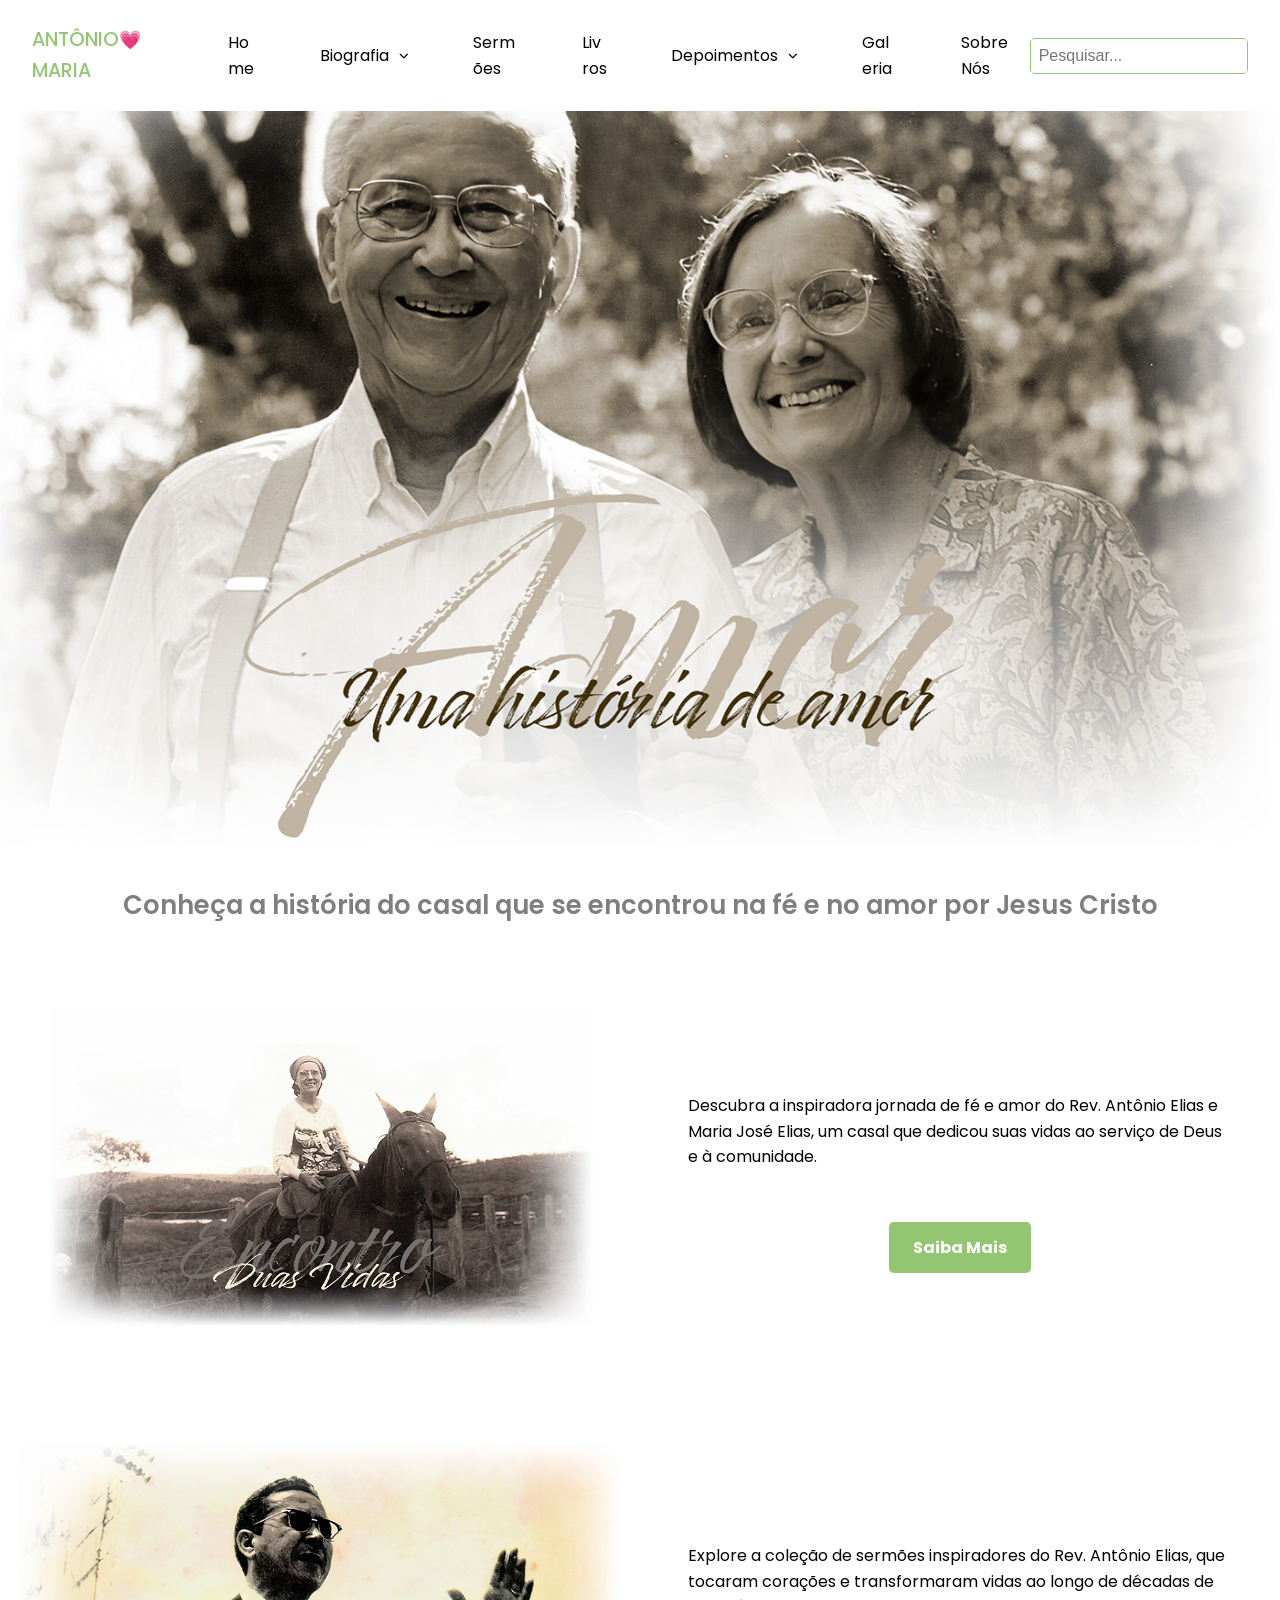
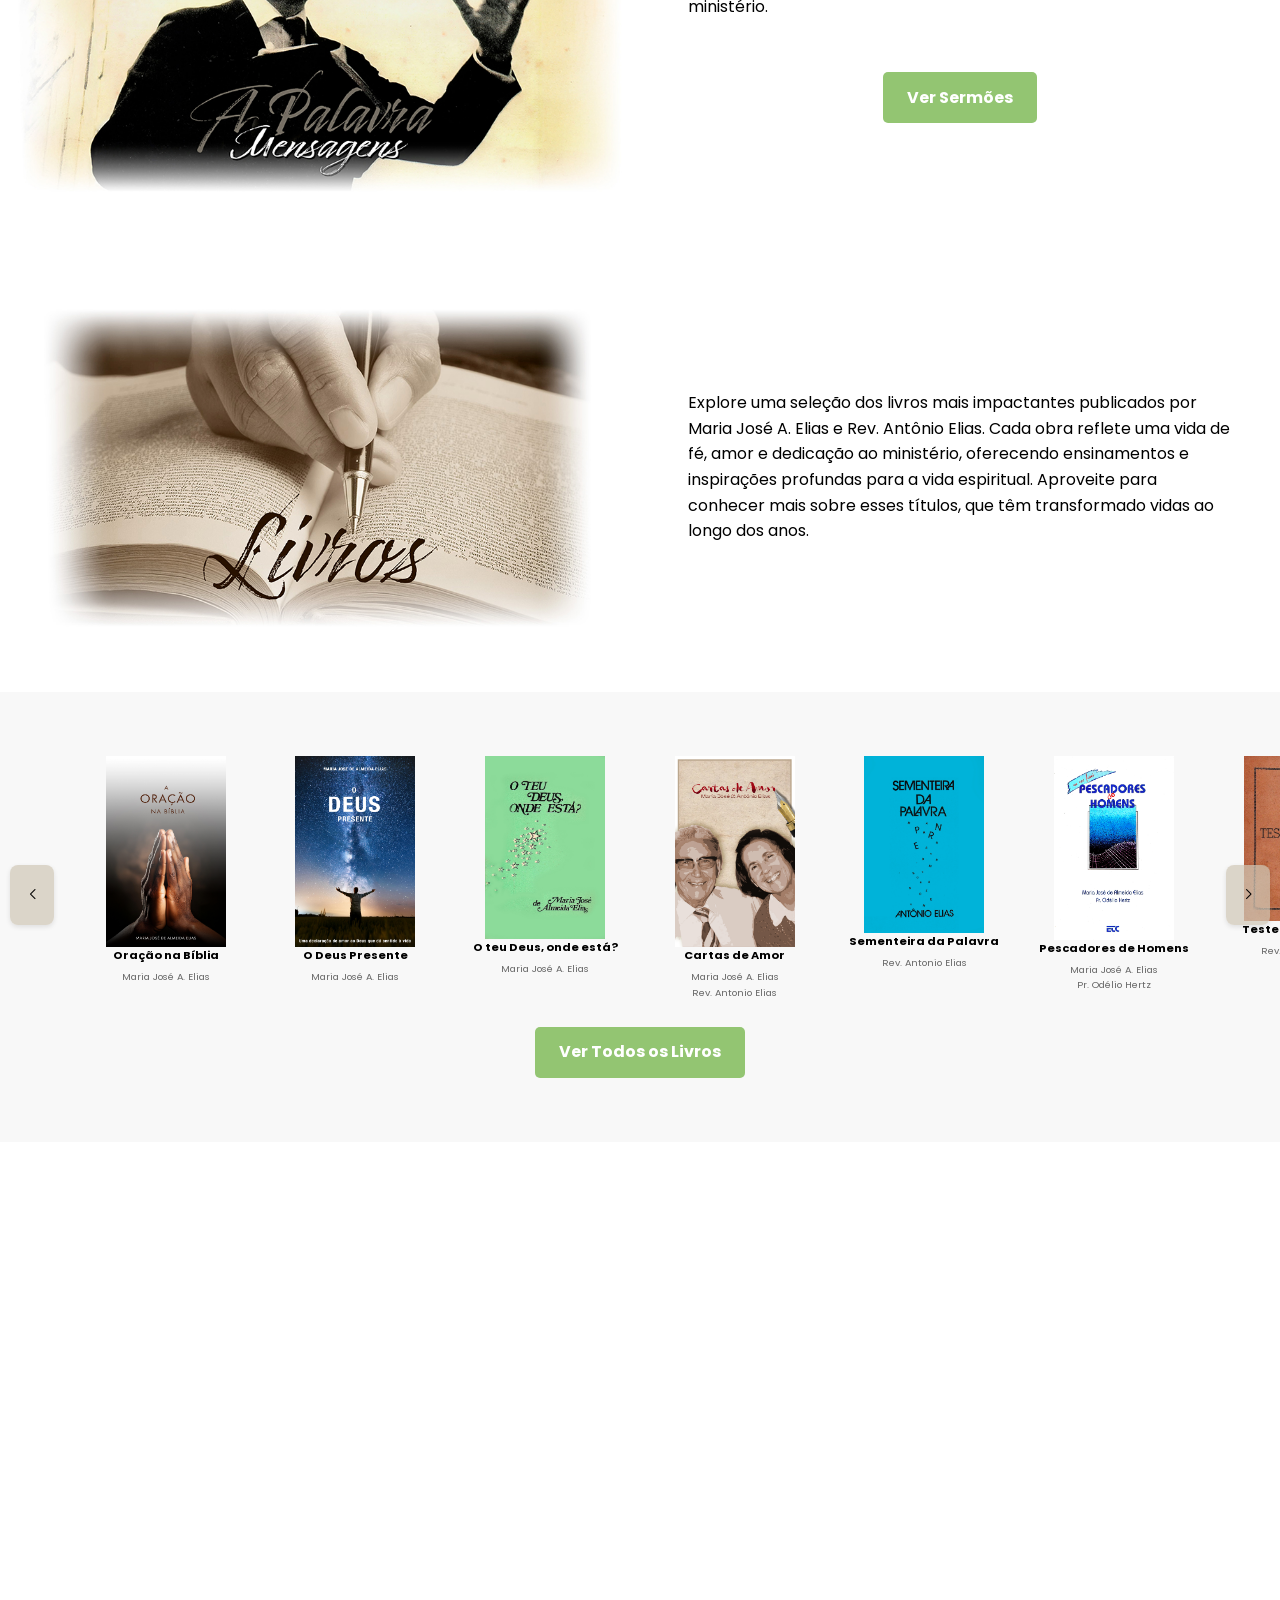
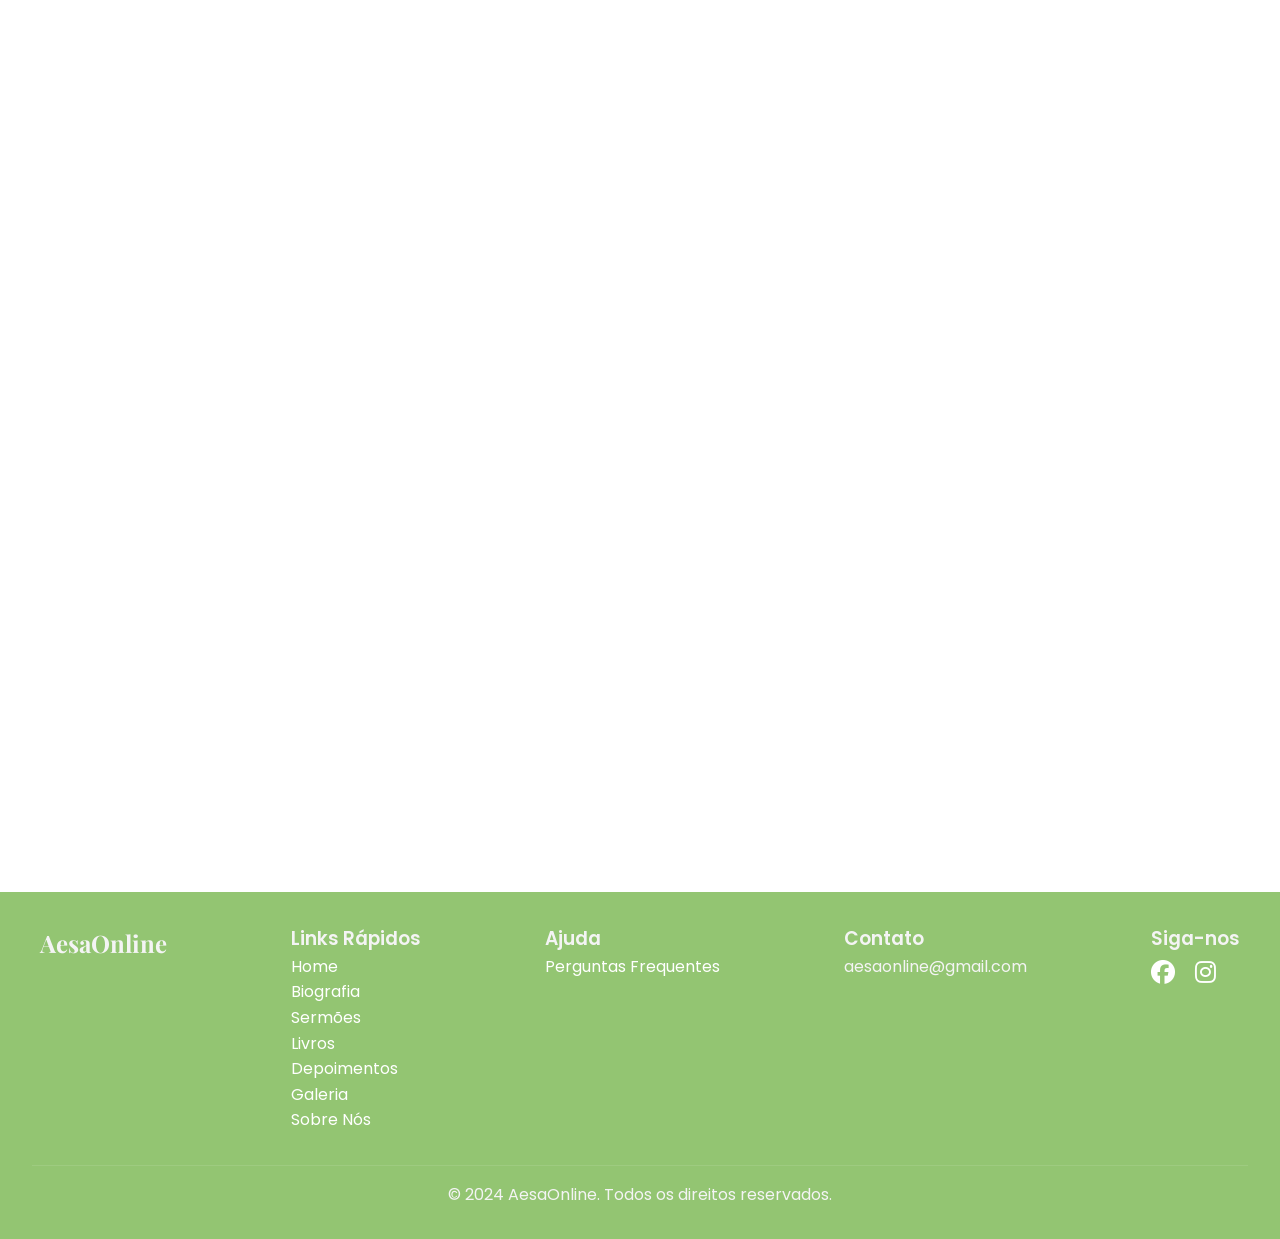
<file: index.html>
<!DOCTYPE html>
<html lang="pt-BR">
<head>
    <meta charset="UTF-8">
    <meta name="viewport" content="width=device-width, initial-scale=1.0">
    <title>AesaOnline</title>
    
    <link rel="stylesheet" href="https://cdnjs.cloudflare.com/ajax/libs/font-awesome/6.4.0/css/all.min.css">
    <link rel="stylesheet" href="https://unpkg.com/swiper/swiper-bundle.min.css" />
   
    <link rel="stylesheet" href="livros-style.css">
     <link rel="stylesheet" href="style.css">
</head>
<body>
    <header>
        <div class="logo"><a href="index.html">ANTÔNIO<span>💗</span>MARIA</a></div></div>
        <nav>
            <ul class="nav-links">
                <li><a href="index.html">Home</a></li>
                <li class="dropdown">
                    <button class="nav-link dropdown-btn" data-dropdown="dropdown1" aria-haspopup="true" aria-expanded="false">
                        Biografia <i class="fa-solid fa-chevron-down"></i>
                    </button>
                    <div id="dropdown1" class="dropdown-content">
                        <ul>
                            <li><a href="maria-jose.html">Maria José Elias</a></li>
                            <li><a href="antonio-elias.html">Antonio Elias</a></li>
                            <li><a href="historia-casal.html">História do casal</a></li>
                        </ul>
                    </div>
                </li>
                <li><a href="sermoes.html">Sermões</a></li>
                <li><a href="livros.html">Livros</a></li>
                <li class="dropdown">
                    <button class="nav-link dropdown-btn" data-dropdown="dropdown2" aria-haspopup="true" aria-expanded="false">
                        Depoimentos <i class="fa-solid fa-chevron-down"></i>
                    </button>
                    <div id="dropdown2" class="dropdown-content">
                        <ul>
                            <li><a href="cartas.html">Cartas</a></li>
                        </ul>
                    </div>
                </li>
                <li><a href="galeria.html">Galeria</a></li>
                <li><a href="sobre-nos.html">Sobre Nós</a></li>
            </ul>
        </nav>
        <div class="search-container">
            <input type="text" id="search-input" placeholder="Pesquisar...">
            <button id="search-button"><i class="fas fa-search"></i></button>
        </div>
        <div class="icons-container">
            <div class="search-icon"><i class="fas fa-search"></i></div>
            <div class="menu-icon"><i class="fas fa-bars"></i></div>
        </div>
    </header>

    <main>
        <section id="home" class="hero fade-in">
            <div class="hero-content">
               
            </div>
        </section>

        
        <section id="biografia">
            <h2 class="titulo-biografia">Conheça a história do casal que se encontrou na fé e no amor por Jesus Cristo</h2>
            <div id="biografia" class="two-columns fade-in">
                <div class="image-column encontro">
                
                </div>
                <div class="text-column">
               
                   
                    <p>Descubra a inspiradora jornada de fé e amor do Rev. Antônio Elias e Maria José Elias, um casal que dedicou suas vidas ao serviço de Deus e à comunidade.</p>
                    <div class="btn-livro"><a href="historia-casal.html" class="btn">Saiba Mais</a></div>
                </div>
            </div>
          
        </section>

        <section id="sermoes" class="two-columns fade-in">

            <div class="image-column mensagens">
                
            </div>
            <div class="text-column">
               
                <p>Explore a coleção de sermões inspiradores do Rev. Antônio Elias, que tocaram corações e transformaram vidas ao longo de décadas de ministério.</p>
                <div class="btn-livro"><a href="sermoes.html" class="btn">Ver Sermões</a></div>
            </div>
           
           
        </section>

       
        <section id="livros" class="two-columns fade-in">

            <div class="image-column livros-cont">
                
            </div>
            <div class="text-column">
               
                <p>Explore uma seleção dos livros mais impactantes publicados por Maria José A. Elias e Rev. Antônio Elias. Cada obra reflete uma vida de fé, amor e dedicação ao ministério, oferecendo ensinamentos e inspirações profundas para a vida espiritual. Aproveite para conhecer mais sobre esses títulos, que têm transformado vidas ao longo dos anos.</p>
               
            </div>
           
           
        </section>
        <section id="livros" class="book-showcase fade-in">
           
            <div class="swiper-container book-carousel">
                <div class="swiper-wrapper">
                    <div class="swiper-slide book-item">
                     
                        <img src="images/livros/Oracao.jpg" alt="Livro 1">
                        <div class="book-info">
                            <h6>Oração na Bíblia</h6>
                            <p class="author">Maria José A. Elias</p>
                            
                        </div>
                    </div>
                    <div class="swiper-slide book-item">
                        <img src="images/livros/O Deus Presente.jpg" alt="Livro 1">
                        <div class="book-info">
                            <h6>O Deus Presente</h6>
                            <p class="author">Maria José A. Elias</p>
                           
                        </div>
                    </div>
                    <div class="swiper-slide book-item">
                        <img src="images/livros/O teu Deus.jpg" alt="Livro 1">
                        <div class="book-info">
                            <h6>O teu Deus, onde está?</h6>
                            <p class="author">Maria José A. Elias</p>
                           
                        </div>
                    </div>
                    <div class="swiper-slide book-item">
                        <img src="images/livros/Cartas de Amor.jpg" alt="Livro 1">
                        <div class="book-info">
                            <h6>Cartas de Amor</h6>
                            <p class="author">Maria José A. Elias
                                <br>
                                Rev. Antonio Elias
                            </p>
                           
                        </div>
                    </div>
                    <div class="swiper-slide book-item">
                        <img src="images/livros/Sementeira.jpg" alt="Livro 1">
                        <div class="book-info">
                            <h6>Sementeira da Palavra</h6>
                            <p class="author">Rev. Antonio Elias</p>
                           
                        </div>
                    </div>
                    <div class="swiper-slide book-item">
                        <img src="images/livros/Pescadores.jpg" alt="Livro 1">
                        <div class="book-info">
                            <h6>Pescadores de Homens</h6>
                            <p class="author">Maria José A. Elias 
                                <br>
                                Pr. Odélio Hertz
                            </p>
                           
                        </div>
                    </div>
                    <div class="swiper-slide book-item">
                        <img src="images/livros/Testemunhos.jpg" alt="Livro 1">
                        <div class="book-info">
                            <h6>Testemunhos Vivos</h6>
                            <p class="author">Rev. Antonio Elias</p>
                           
                        </div>
                    </div>
                    <div class="swiper-slide book-item">
                        <img src="images/livros/A Familia do Pastor.jpg" alt="Livro 1">
                        <div class="book-info">
                            <h6>A Família do Pastor 
                                <br>
                                e a Igreja</h6>
                            <p class="author">Maria José A. Elias</p>
                           
                        </div>
                    </div>
                    <div class="swiper-slide book-item">
                        <img src="images/livros/Agua feita.jpg" alt="Livro 1">
                        <div class="book-info">
                            <h6>Água Feita Vinho</h6>
                            <p class="author">Maria José A. Elias</p>
                           
                        </div>
                    </div>
                    <div class="swiper-slide book-item">
                        <img src="images/livros/Familia em Foco.jpg" alt="Livro 1">
                        <div class="book-info">
                            <h6>Família em Foco</h6>
                            <p class="author">Maria José A. Elias</p>
                           
                        </div>
                    </div>
                    <!-- Repita este padrão para os outros livros -->
                </div>
            </div>
            <div class="swiper-button-next"></div>
            <div class="swiper-button-prev"></div>
            <div class="btn-livro"><a href="livros.html" class="btn">Ver Todos os Livros</a></div>
        </section>

        <section id="galeria" class="two-columns fade-in">
            <div class="image-column galeria">
               
            </div>
            <div class="text-column">
                
                <p>Explore nossa galeria de fotos e mergulhe nas memórias preciosas do Rev. Antonio Elias e Maria José Elias. Cada imagem conta uma história de fé, amor e dedicação, capturando momentos significativos de suas vidas e ministério. Desde retratos familiares até cenas de seu trabalho na igreja, esta coleção visual oferece um vislumbre único da jornada inspiradora deste casal que tocou tantas vidas.</p>
               <div class="btn-livro"><a href="galeria.html" class="btn">Ver fotos</a></div>
            </div>
          
        </section>


        <section id="depoimentos" class="two-columns fade-in">
            <div class="image-column depoimentos">
               
            </div>
            <div class="text-column">
                
                <p>Leia as emocionantes cartas e depoimentos sobre o Rev. Antonio Elias e sua esposa Maria José, que tocaram e inspiraram inúmeras vidas ao longo de seu ministério.</p>
               <div class="btn-livro"><a href="cartas.html" class="btn">Ler Depoimentos</a></div>
            </div>
          
        </section>

        <section id="sobre-nos" class="two-columns fade-in">
            <div class="image-column sobre-nos">
               
            </div>
            <div class="text-column">
                
                <p>A AesaOnline é uma organização dedicada a preservar e compartilhar o legado do Rev. Antonio Elias e Maria José Elias. Nosso objetivo é manter viva a memória e os ensinamentos deste casal que dedicou suas vidas ao serviço de Deus e à comunidade.</p>
                <div class="btn-livro"><a href="sobre-nos.html" class="btn">Saiba Mais</a></div>
            </div>
        </section>
    </main>

    <footer>
        <div class="footer-content">
          <div class="footer-logo">AesaOnline</div>
          <div class="quick-links">
            <h3>Links Rápidos</h3>
            <ul>
                <li><a href="index.html">Home</a></li>
                <li><a href="#biografia">Biografia</a></li>
                <li><a href="sermoes.html">Sermões</a></li>
                <li><a href="livros.html">Livros</a></li>
                <li><a href="cartas.html">Depoimentos</a></li>
                <li><a href="galeria.html">Galeria</a></li>
                <li><a href="sobre-nos.html">Sobre Nós</a></li>
              </ul>
          </div>
          <div class="quick-links">
            <h3>Ajuda</h3>
            <ul>
                <li><a href="index.html">Perguntas Frequentes</a></li>
                
            </ul>
          </div>
          <div class="quick-links">
            <h3>Contato</h3>
            <ul>
              <li>aesaonline@gmail.com</li>
            
              
            </ul>
          </div>
          <div class="social-media">
            <h3>Siga-nos</h3>
            <a href="#"><i class="fab fa-facebook"></i></a>
            <a href="#"><i class="fab fa-instagram"></i></a>
            
          </div>
        </div>
        <div class="copyright">
          &copy; 2024 AesaOnline. Todos os direitos reservados.
        </div>
      </footer>
      <script src="https://unpkg.com/swiper/swiper-bundle.min.js"></script>
      <script src="script.js"></script>
</body>
</html>
</file>
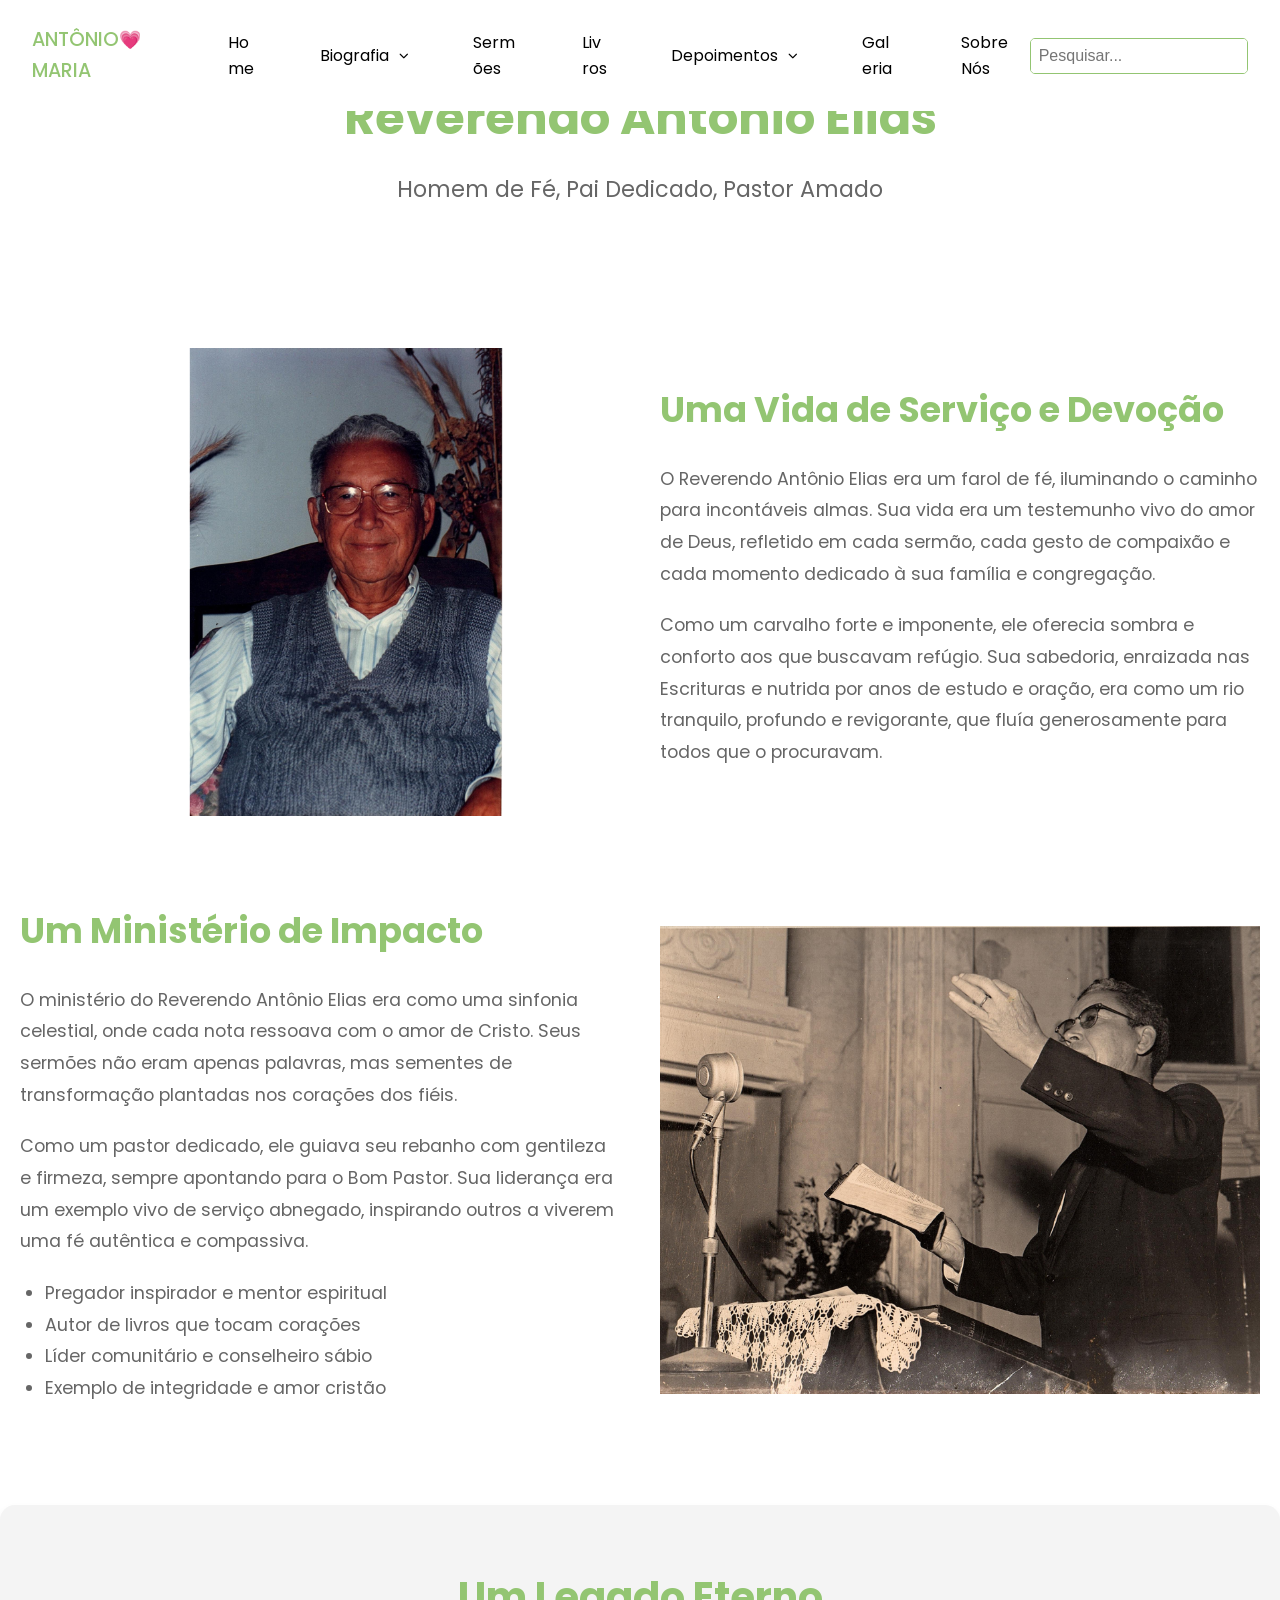
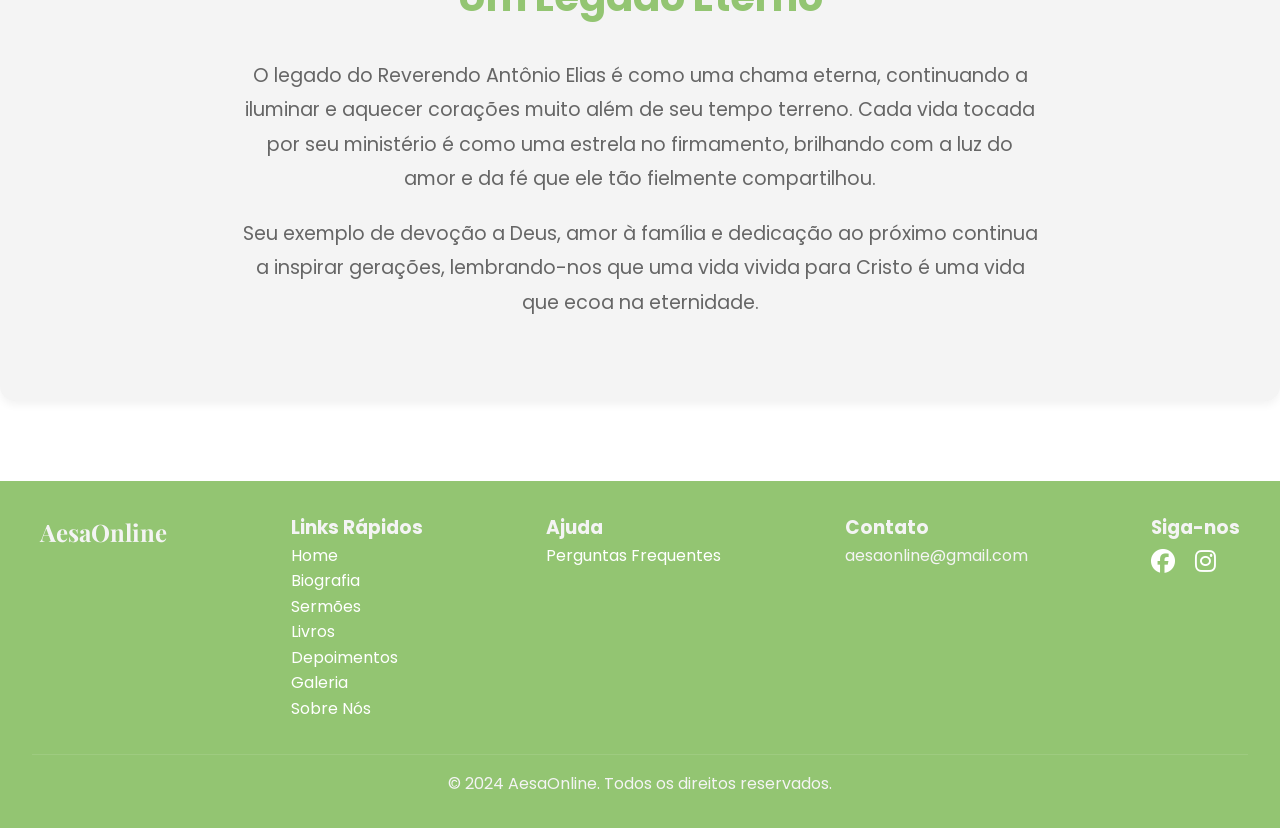
<file: antonio-elias.html>
<!DOCTYPE html>
<html lang="pt-BR">

<head>
  <meta charset="UTF-8">
  <meta name="viewport" content="width=device-width, initial-scale=1.0">
  <title>AesaOnline</title>
 
  <link rel="stylesheet" href="https://cdnjs.cloudflare.com/ajax/libs/font-awesome/6.4.0/css/all.min.css">
  <link rel="stylesheet" href="style.css">
</head>

<body>
  <header>
    <div class="logo"><a href="index.html">ANTÔNIO<span>💗</span>MARIA</a></div>
    <nav>
      <ul class="nav-links">
        <li><a href="index.html">Home</a></li>
        <li class="dropdown">
          <button class="nav-link dropdown-btn" data-dropdown="dropdown1" aria-haspopup="true" aria-expanded="false">
            Biografia <i class="fa-solid fa-chevron-down"></i>
          </button>
          <div id="dropdown1" class="dropdown-content">
            <ul>
              <li><a href="maria-jose.html">Maria José Elias</a></li>
              <li><a href="antonio-elias.html">Antonio Elias</a></li>
              <li><a href="historia-casal.html">História do casal</a></li>
            </ul>
          </div>
        </li>
        <li><a href="sermoes.html">Sermões</a></li>
        <li><a href="livros.html">Livros</a></li>
        <li class="dropdown">
          <button class="nav-link dropdown-btn" data-dropdown="dropdown2" aria-haspopup="true" aria-expanded="false">
            Depoimentos <i class="fa-solid fa-chevron-down"></i>
          </button>
          <div id="dropdown2" class="dropdown-content">
            <ul>
              <li><a href="cartas.html">Cartas</a></li>
            </ul>
          </div>
        </li>
        <li><a href="galeria.html">Galeria</a></li>
        <li><a href="sobre-nos.html">Sobre Nós</a></li>
      </ul>
    </nav>
    <div class="search-container">
      <input type="text" id="search-input" placeholder="Pesquisar...">
      <button id="search-button"><i class="fas fa-search"></i></button>
    </div>
    <div class="icons-container">
      <div class="search-icon"><i class="fas fa-search"></i></div>
      <div class="menu-icon"><i class="fas fa-bars"></i></div>
    </div>
  </header>

  <main>
    <section class="antonio-elias-hero">
      <h1>Reverendo Antônio Elias</h1>
      <p>Homem de Fé, Pai Dedicado, Pastor Amado</p>
    </section>

    <section class="antonio-elias-section antonio-elias-biografia">
      <div class="antonio-elias-coluna antonio-elias-imagem">
        <img src="images/rev-a.e-sentado.png" alt="Reverendo Antônio Elias" class="fade-in">
      </div>
      <div class="antonio-elias-coluna antonio-elias-texto slide-in-right">
        <h2>Uma Vida de Serviço e Devoção</h2>
        <p>O Reverendo Antônio Elias era um farol de fé, iluminando o caminho para incontáveis almas. Sua vida era um
          testemunho vivo do amor de Deus, refletido em cada sermão, cada gesto de compaixão e cada momento dedicado à
          sua família e congregação.</p>
        <p>Como um carvalho forte e imponente, ele oferecia sombra e conforto aos que buscavam refúgio. Sua sabedoria,
          enraizada nas Escrituras e nutrida por anos de estudo e oração, era como um rio tranquilo, profundo e
          revigorante, que fluía generosamente para todos que o procuravam.</p>
      </div>
    </section>

    <section class="antonio-elias-section antonio-elias-ministerio">
      <div class="antonio-elias-coluna antonio-elias-texto slide-in-left">
        <h2>Um Ministério de Impacto</h2>
        <p>O ministério do Reverendo Antônio Elias era como uma sinfonia celestial, onde cada nota ressoava com o amor
          de Cristo. Seus sermões não eram apenas palavras, mas sementes de transformação plantadas nos corações dos
          fiéis.</p>
        <p>Como um pastor dedicado, ele guiava seu rebanho com gentileza e firmeza, sempre apontando para o Bom Pastor.
          Sua liderança era um exemplo vivo de serviço abnegado, inspirando outros a viverem uma fé autêntica e
          compassiva.</p>
        <ul>
          <li>Pregador inspirador e mentor espiritual</li>
          <li>Autor de livros que tocam corações</li>
          <li>Líder comunitário e conselheiro sábio</li>
          <li>Exemplo de integridade e amor cristão</li>
        </ul>
      </div>
      <div class="antonio-elias-coluna antonio-elias-imagem">
        <img src="images/rev-a.e-preg.png" alt="Reverendo Antônio Elias pregando" class="fade-in">
      </div>
    </section>

    <section class="antonio-elias-section antonio-elias-legado">
      <h2>Um Legado Eterno</h2>
      <p>O legado do Reverendo Antônio Elias é como uma chama eterna, continuando a iluminar e aquecer corações muito
        além de seu tempo terreno. Cada vida tocada por seu ministério é como uma estrela no firmamento, brilhando com a
        luz do amor e da fé que ele tão fielmente compartilhou.</p>
      <p>Seu exemplo de devoção a Deus, amor à família e dedicação ao próximo continua a inspirar gerações,
        lembrando-nos que uma vida vivida para Cristo é uma vida que ecoa na eternidade.</p>
    </section>
  </main>


  <footer>
    <div class="footer-content">
      <div class="footer-logo">AesaOnline</div>
      <div class="quick-links">
        <h3>Links Rápidos</h3>
        <ul>
            <li><a href="index.html">Home</a></li>
            <li><a href="#biografia">Biografia</a></li>
            <li><a href="sermoes.html">Sermões</a></li>
            <li><a href="livros.html">Livros</a></li>
            <li><a href="cartas.html">Depoimentos</a></li>
            <li><a href="galeria.html">Galeria</a></li>
            <li><a href="sobre-nos.html">Sobre Nós</a></li>
          </ul>
      </div>
      <div class="quick-links">
        <h3>Ajuda</h3>
        <ul>
            <li><a href="index.html">Perguntas Frequentes</a></li>
            
        </ul>
      </div>
      <div class="quick-links">
        <h3>Contato</h3>
        <ul>
          <li>aesaonline@gmail.com</li>
        
          
        </ul>
      </div>
      <div class="social-media">
        <h3>Siga-nos</h3>
        <a href="#"><i class="fab fa-facebook"></i></a>
        <a href="#"><i class="fab fa-instagram"></i></a>
        
      </div>
    </div>
    <div class="copyright">
      &copy; 2024 AesaOnline. Todos os direitos reservados.
    </div>
  </footer>
  <script src="https://unpkg.com/swiper/swiper-bundle.min.js"></script>
  
  <script src="script.js"></script>
</body>

</html>
</file>
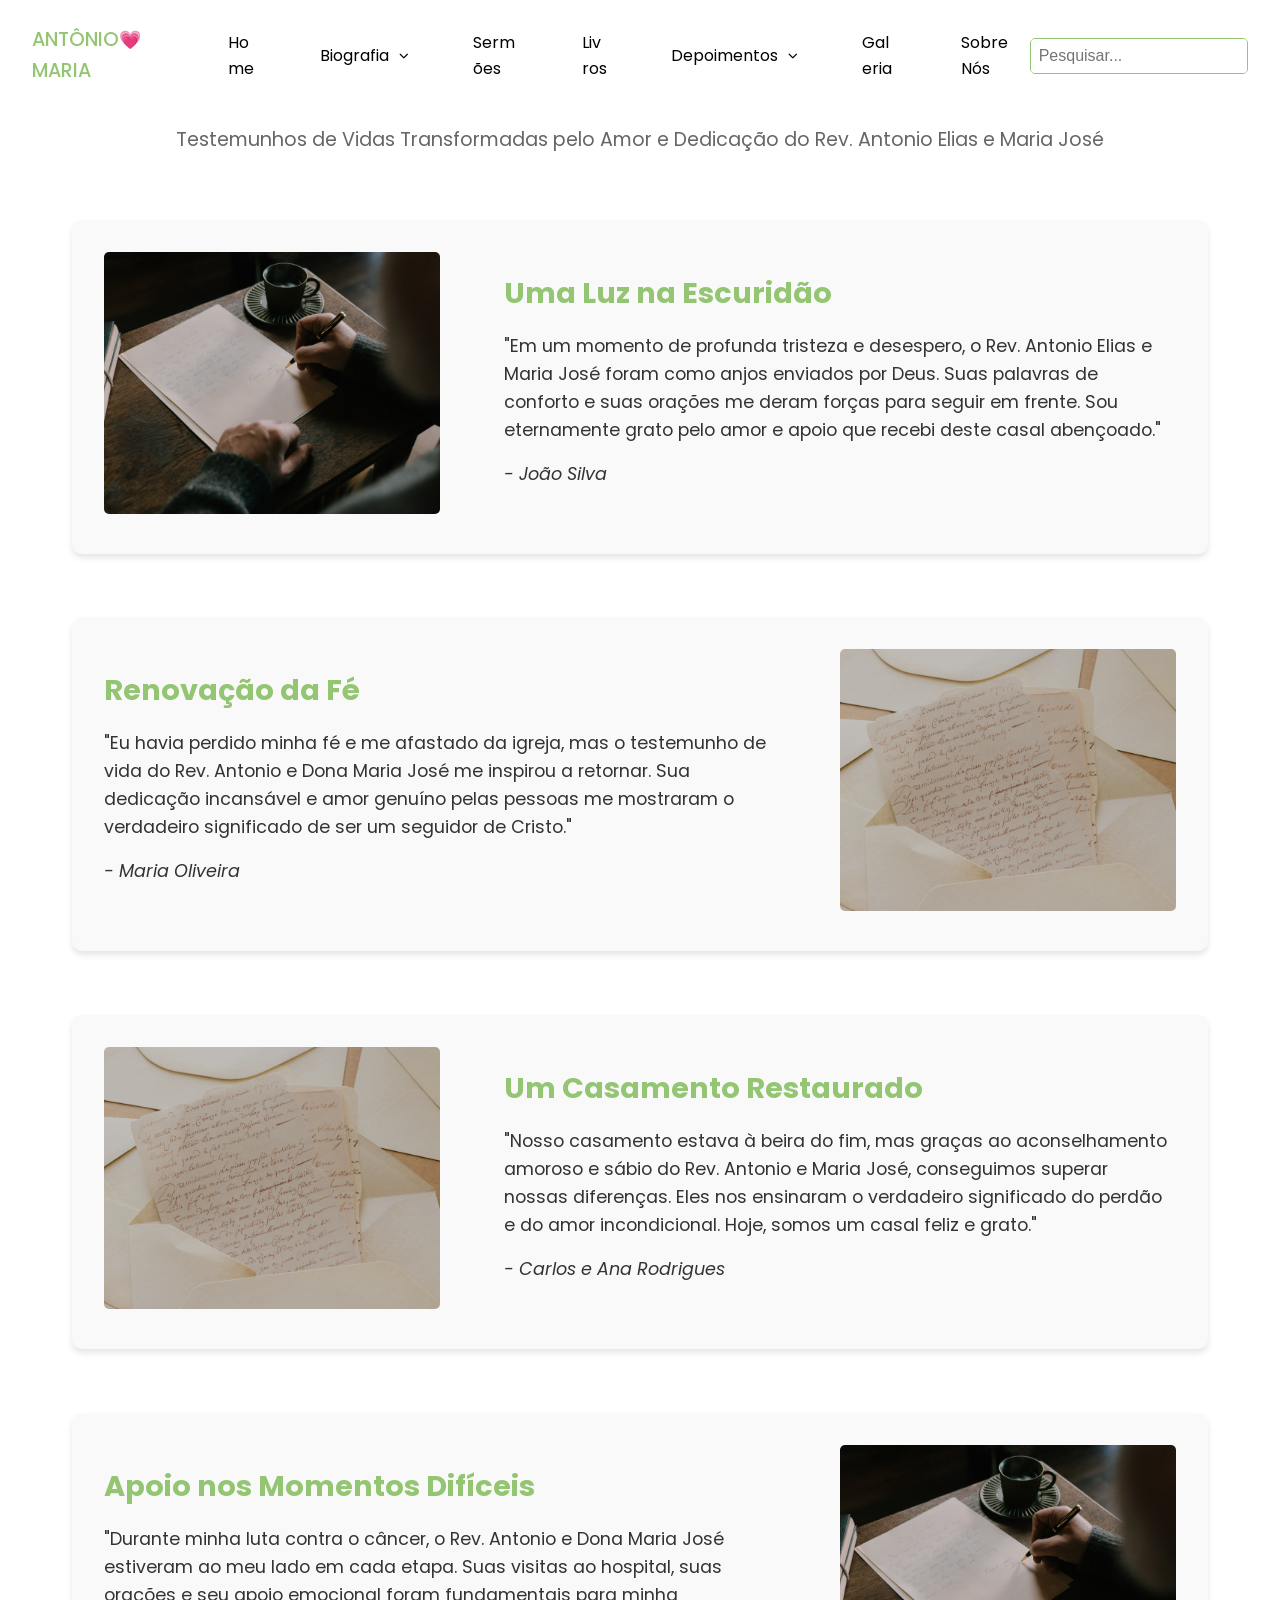
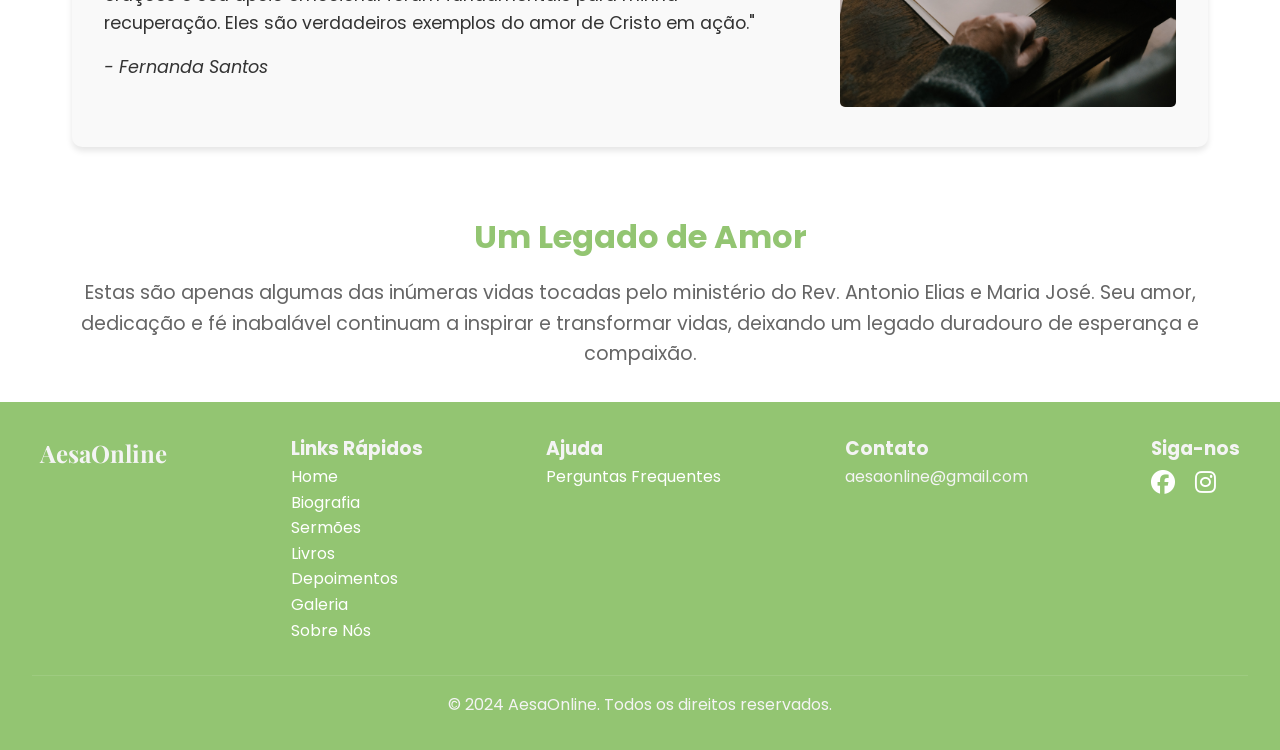
<file: cartas.html>
<!DOCTYPE html>
<html lang="pt-BR">

<head>
  <meta charset="UTF-8">
  <meta name="viewport" content="width=device-width, initial-scale=1.0">
  <title>AesaOnline</title>
  <link rel="stylesheet" href="style.css">
  <link rel="stylesheet" href="https://cdnjs.cloudflare.com/ajax/libs/font-awesome/6.4.0/css/all.min.css">
  <link rel="stylesheet" href="https://unpkg.com/aos@next/dist/aos.css" />
</head>

<body>
  <header>
    <div class="logo"><a href="index.html">ANTÔNIO<span>💗</span>MARIA</a></div>
    <nav>
      <ul class="nav-links">
        <li><a href="index.html">Home</a></li>
        <li class="dropdown">
          <button class="nav-link dropdown-btn" data-dropdown="dropdown1" aria-haspopup="true" aria-expanded="false">
            Biografia <i class="fa-solid fa-chevron-down"></i>
          </button>
          <div id="dropdown1" class="dropdown-content">
            <ul>
              <li><a href="maria-jose.html">Maria José Elias</a></li>
              <li><a href="antonio-elias.html">Antonio Elias</a></li>
              <li><a href="historia-casal.html">História do casal</a></li>
            </ul>
          </div>
        </li>
        <li><a href="sermoes.html">Sermões</a></li>
        <li><a href="livros.html">Livros</a></li>
        <li class="dropdown">
          <button class="nav-link dropdown-btn" data-dropdown="dropdown2" aria-haspopup="true" aria-expanded="false">
            Depoimentos <i class="fa-solid fa-chevron-down"></i>
          </button>
          <div id="dropdown2" class="dropdown-content">
            <ul>
              <li><a href="cartas.html">Cartas</a></li>
            </ul>
          </div>
        </li>
        <li><a href="galeria.html">Galeria</a></li>
        <li><a href="sobre-nos.html">Sobre Nós</a></li>
      </ul>
    </nav>
    <div class="search-container">
      <input type="text" id="search-input" placeholder="Pesquisar...">
      <button id="search-button"><i class="fas fa-search"></i></button>
    </div>
    <div class="icons-container">
      <div class="search-icon"><i class="fas fa-search"></i></div>
      <div class="menu-icon"><i class="fas fa-bars"></i></div>
    </div>
  </header>
  
  <main class="cartas-container">
    <section class="cartas-hero">
      <h1>Cartas de Gratidão</h1>
      <p>Testemunhos de Vidas Transformadas pelo Amor e Dedicação do Rev. Antonio Elias e Maria José</p>
    </section>

    <section class="carta-item" data-aos="flip-left">
      <div class="carta-imagem">
        <img src="images/carta-1-depoimentos.png" alt="Carta de agradecimento" class="carta-img">
      </div>
      <div class="carta-conteudo">
        <h2>Uma Luz na Escuridão</h2>
        <p>"Em um momento de profunda tristeza e desespero, o Rev. Antonio Elias e Maria José foram como anjos enviados por Deus. Suas palavras de conforto e suas orações me deram forças para seguir em frente. Sou eternamente grato pelo amor e apoio que recebi deste casal abençoado."</p>
        <p class="carta-autor">- João Silva</p>
      </div>
    </section>

    <section class="carta-item" data-aos="flip-right">
      <div class="carta-conteudo">
        <h2>Renovação da Fé</h2>
        <p>"Eu havia perdido minha fé e me afastado da igreja, mas o testemunho de vida do Rev. Antonio e Dona Maria José me inspirou a retornar. Sua dedicação incansável e amor genuíno pelas pessoas me mostraram o verdadeiro significado de ser um seguidor de Cristo."</p>
        <p class="carta-autor">- Maria Oliveira</p>
      </div>
      <div class="carta-imagem">
        <img src="images/carta-depoimentos.png" alt="Carta de testemunho" class="carta-img">
      </div>
    </section>

    <section class="carta-item" data-aos="flip-up">
      <div class="carta-imagem">
        <img src="images/carta-depoimentos.png" alt="Carta de agradecimento" class="carta-img">
      </div>
      <div class="carta-conteudo">
        <h2>Um Casamento Restaurado</h2>
        <p>"Nosso casamento estava à beira do fim, mas graças ao aconselhamento amoroso e sábio do Rev. Antonio e Maria José, conseguimos superar nossas diferenças. Eles nos ensinaram o verdadeiro significado do perdão e do amor incondicional. Hoje, somos um casal feliz e grato."</p>
        <p class="carta-autor">- Carlos e Ana Rodrigues</p>
      </div>
    </section>

    <section class="carta-item" data-aos="flip-down">
      <div class="carta-conteudo">
        <h2>Apoio nos Momentos Difíceis</h2>
        <p>"Durante minha luta contra o câncer, o Rev. Antonio e Dona Maria José estiveram ao meu lado em cada etapa. Suas visitas ao hospital, suas orações e seu apoio emocional foram fundamentais para minha recuperação. Eles são verdadeiros exemplos do amor de Cristo em ação."</p>
        <p class="carta-autor">- Fernanda Santos</p>
      </div>
      <div class="carta-imagem">
        <img src="images/carta-1-depoimentos.png" alt="Carta de gratidão" class="carta-img">
      </div>
    </section>

    <section class="cartas-conclusao">
      <h2>Um Legado de Amor</h2>
      <p>Estas são apenas algumas das inúmeras vidas tocadas pelo ministério do Rev. Antonio Elias e Maria José. Seu amor, dedicação e fé inabalável continuam a inspirar e transformar vidas, deixando um legado duradouro de esperança e compaixão.</p>
    </section>
  </main>

  <footer>
    <div class="footer-content">
      <div class="footer-logo">AesaOnline</div>
      <div class="quick-links">
        <h3>Links Rápidos</h3>
        <ul>
            <li><a href="index.html">Home</a></li>
            <li><a href="#biografia">Biografia</a></li>
            <li><a href="sermoes.html">Sermões</a></li>
            <li><a href="livros.html">Livros</a></li>
            <li><a href="cartas.html">Depoimentos</a></li>
            <li><a href="galeria.html">Galeria</a></li>
            <li><a href="sobre-nos.html">Sobre Nós</a></li>
          </ul>
      </div>
      <div class="quick-links">
        <h3>Ajuda</h3>
        <ul>
            <li><a href="index.html">Perguntas Frequentes</a></li>
            
        </ul>
      </div>
      <div class="quick-links">
        <h3>Contato</h3>
        <ul>
          <li>aesaonline@gmail.com</li>
        
          
        </ul>
      </div>
      <div class="social-media">
        <h3>Siga-nos</h3>
        <a href="#"><i class="fab fa-facebook"></i></a>
        <a href="#"><i class="fab fa-instagram"></i></a>
        
      </div>
    </div>
    <div class="copyright">
      &copy; 2024 AesaOnline. Todos os direitos reservados.
    </div>
  </footer>
 
  <script src="https://unpkg.com/swiper/swiper-bundle.min.js"></script>
  <script src="script.js"></script>
  <script src="https://unpkg.com/aos@next/dist/aos.js"></script>
  <script>
  AOS.init({
    duration: 1000,
    once: true
  });
</script>
</body>

</html>
</file>
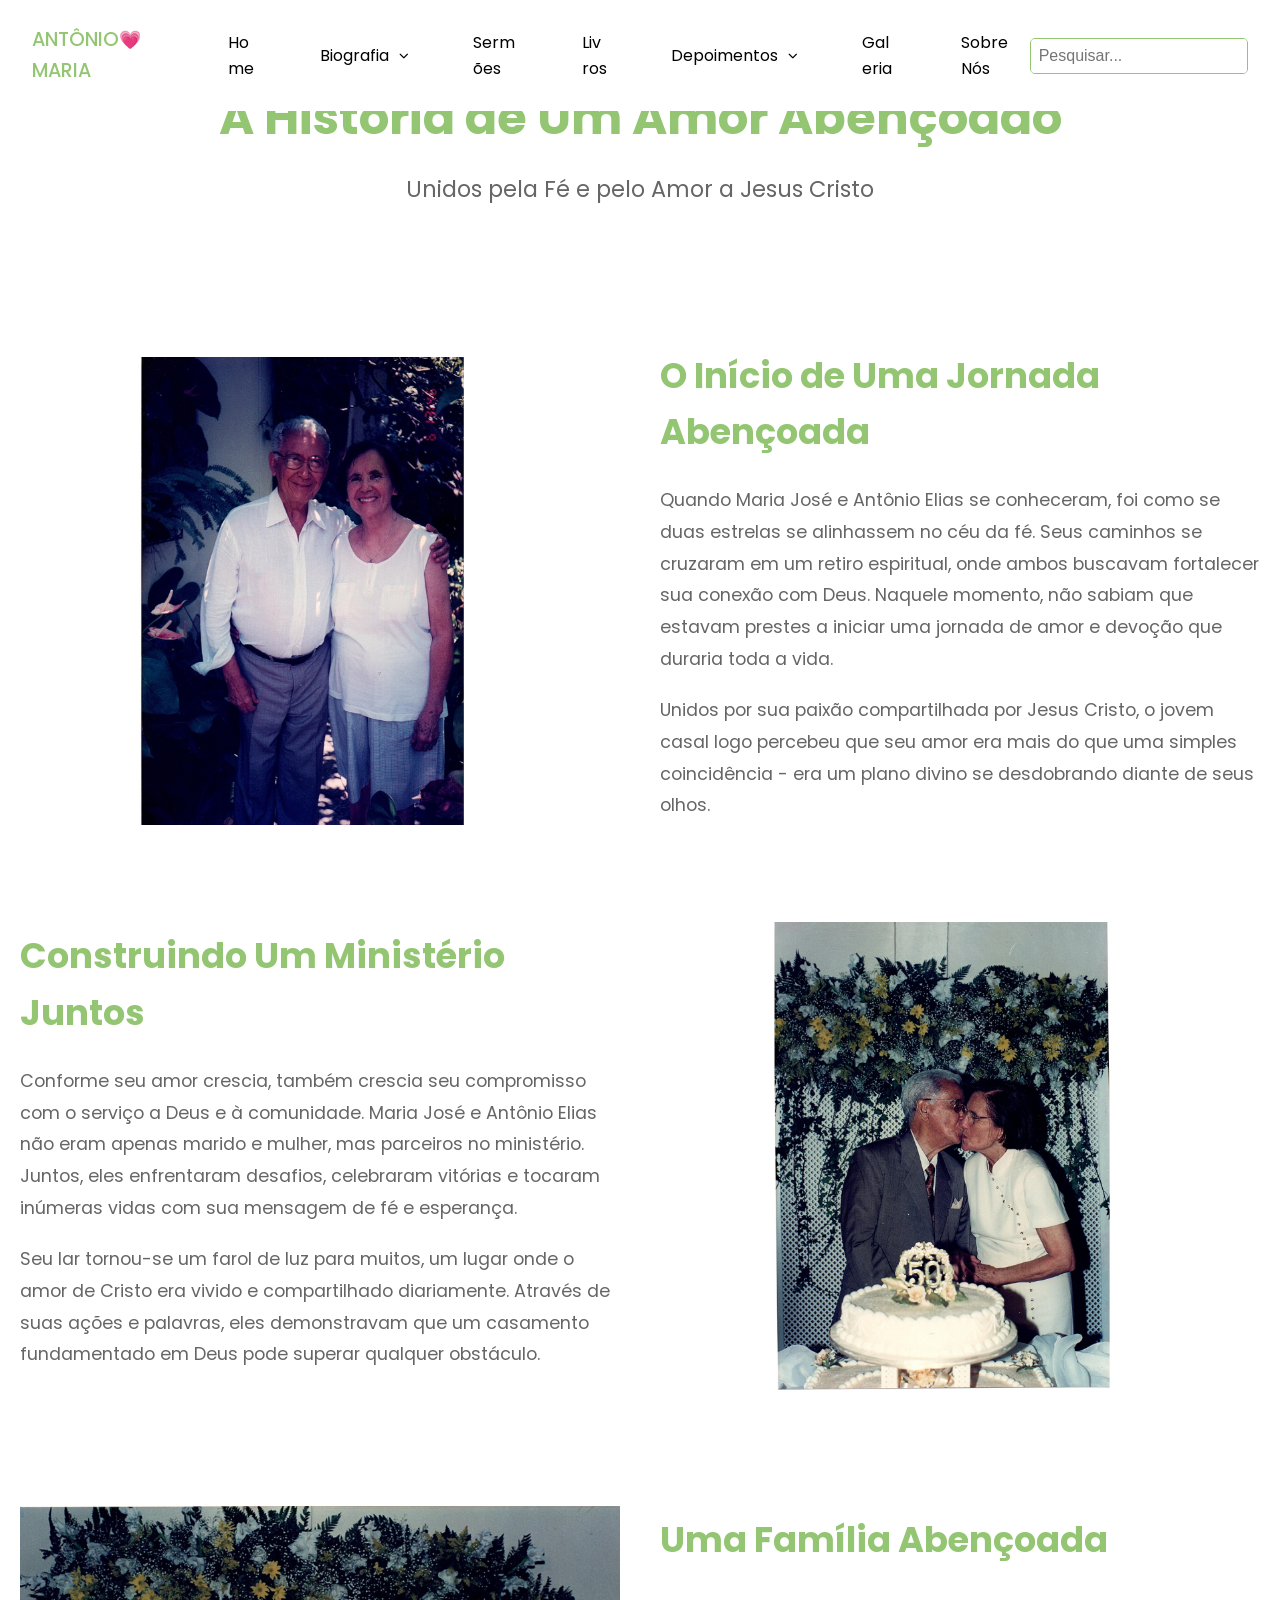
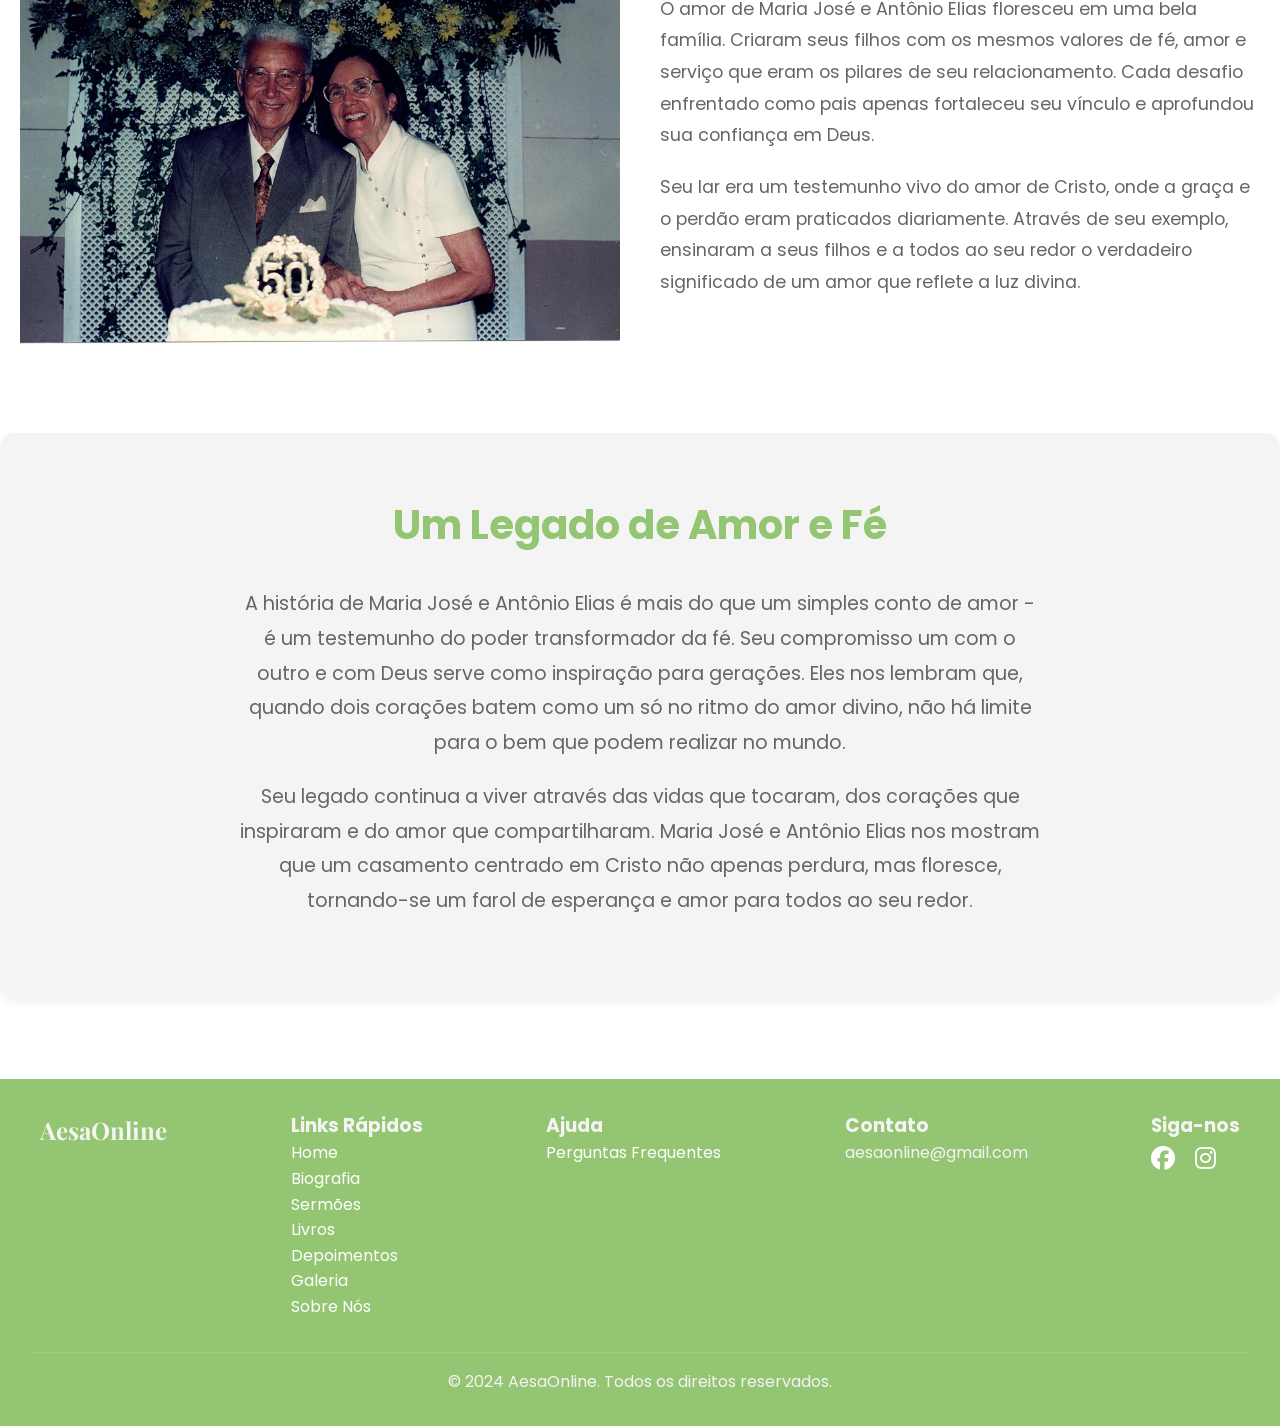
<file: historia-casal.html>
<!DOCTYPE html>
<html lang="pt-BR">

<head>
  <meta charset="UTF-8">
  <meta name="viewport" content="width=device-width, initial-scale=1.0">
  <title>AesaOnline</title>
  <link rel="stylesheet" href="https://cdnjs.cloudflare.com/ajax/libs/font-awesome/6.4.0/css/all.min.css">
  <link rel="stylesheet" href="style.css">
  
</head>

<body>
  <header>
    <div class="logo"><a href="index.html">ANTÔNIO<span>💗</span>MARIA</a></div>
    <nav>
      <ul class="nav-links">
        <li><a href="index.html">Home</a></li>
        <li class="dropdown">
          <button class="nav-link dropdown-btn" data-dropdown="dropdown1" aria-haspopup="true" aria-expanded="false">
            Biografia <i class="fa-solid fa-chevron-down"></i>
          </button>
          <div id="dropdown1" class="dropdown-content">
            <ul>
              <li><a href="maria-jose.html">Maria José Elias</a></li>
              <li><a href="antonio-elias.html">Antonio Elias</a></li>
              <li><a href="historia-casal.html">História do casal</a></li>
            </ul>
          </div>
        </li>
        <li><a href="sermoes.html">Sermões</a></li>
        <li><a href="livros.html">Livros</a></li>
        <li class="dropdown">
          <button class="nav-link dropdown-btn" data-dropdown="dropdown2" aria-haspopup="true" aria-expanded="false">
            Depoimentos <i class="fa-solid fa-chevron-down"></i>
          </button>
          <div id="dropdown2" class="dropdown-content">
            <ul>
              <li><a href="cartas.html">Cartas</a></li>
            </ul>
          </div>
        </li>
        <li><a href="galeria.html">Galeria</a></li>
        <li><a href="sobre-nos.html">Sobre Nós</a></li>
      </ul>
    </nav>
    <div class="search-container">
      <input type="text" id="search-input" placeholder="Pesquisar...">
      <button id="search-button"><i class="fas fa-search"></i></button>
    </div>
    <div class="icons-container">
      <div class="search-icon"><i class="fas fa-search"></i></div>
      <div class="menu-icon"><i class="fas fa-bars"></i></div>
    </div>
  </header>
  <main>
    <section class="historia-casal-hero">
      <h1>A História de Um Amor Abençoado</h1>
      <p>Unidos pela Fé e pelo Amor a Jesus Cristo</p>
    </section>

    <section class="historia-casal-section historia-casal-inicio">
      <div class="historia-casal-coluna historia-casal-imagem">
        <img src="images/casal-1-dboa.png" alt="O casal em seus primeiros anos juntos" class="fade-in">
      </div>
      <div class="historia-casal-coluna historia-casal-texto slide-in-right">
        <h2>O Início de Uma Jornada Abençoada</h2>
        <p>Quando Maria José e Antônio Elias se conheceram, foi como se duas estrelas se alinhassem no céu da fé. Seus
          caminhos se cruzaram em um retiro espiritual, onde ambos buscavam fortalecer sua conexão com Deus. Naquele
          momento, não sabiam que estavam prestes a iniciar uma jornada de amor e devoção que duraria toda a vida.</p>
        <p>Unidos por sua paixão compartilhada por Jesus Cristo, o jovem casal logo percebeu que seu amor era mais do
          que uma simples coincidência - era um plano divino se desdobrando diante de seus olhos.</p>
      </div>
    </section>

    <section class="historia-casal-section historia-casal-ministerio">
      <div class="historia-casal-coluna historia-casal-texto slide-in-left">
        <h2>Construindo Um Ministério Juntos</h2>
        <p>Conforme seu amor crescia, também crescia seu compromisso com o serviço a Deus e à comunidade. Maria José e
          Antônio Elias não eram apenas marido e mulher, mas parceiros no ministério. Juntos, eles enfrentaram desafios,
          celebraram vitórias e tocaram inúmeras vidas com sua mensagem de fé e esperança.</p>
        <p>Seu lar tornou-se um farol de luz para muitos, um lugar onde o amor de Cristo era vivido e compartilhado
          diariamente. Através de suas ações e palavras, eles demonstravam que um casamento fundamentado em Deus pode
          superar qualquer obstáculo.</p>
      </div>
      <div class="historia-casal-coluna historia-casal-imagem">
        <img src="images/casal-2-bj-50.png" alt="O casal em seu ministério" class="fade-in">
      </div>
    </section>

    <section class="historia-casal-section historia-casal-familia">
      <div class="historia-casal-coluna historia-casal-imagem">
        <img src="images/casal-feliz-50.png" alt="O casal com sua família" class="fade-in">
      </div>
      <div class="historia-casal-coluna historia-casal-texto slide-in-right">
        <h2>Uma Família Abençoada</h2>
        <p>O amor de Maria José e Antônio Elias floresceu em uma bela família. Criaram seus filhos com os mesmos valores
          de fé, amor e serviço que eram os pilares de seu relacionamento. Cada desafio enfrentado como pais apenas
          fortaleceu seu vínculo e aprofundou sua confiança em Deus.</p>
        <p>Seu lar era um testemunho vivo do amor de Cristo, onde a graça e o perdão eram praticados diariamente.
          Através de seu exemplo, ensinaram a seus filhos e a todos ao seu redor o verdadeiro significado de um amor que
          reflete a luz divina.</p>
      </div>
    </section>

    <section class="historia-casal-section historia-casal-legado">
      <h2>Um Legado de Amor e Fé</h2>
      <p>A história de Maria José e Antônio Elias é mais do que um simples conto de amor - é um testemunho do poder
        transformador da fé. Seu compromisso um com o outro e com Deus serve como inspiração para gerações. Eles nos
        lembram que, quando dois corações batem como um só no ritmo do amor divino, não há limite para o bem que podem
        realizar no mundo.</p>
      <p>Seu legado continua a viver através das vidas que tocaram, dos corações que inspiraram e do amor que
        compartilharam. Maria José e Antônio Elias nos mostram que um casamento centrado em Cristo não apenas perdura,
        mas floresce, tornando-se um farol de esperança e amor para todos ao seu redor.</p>
    </section>
  </main>
  <footer>
    <div class="footer-content">
      <div class="footer-logo">AesaOnline</div>
      <div class="quick-links">
        <h3>Links Rápidos</h3>
        <ul>
            <li><a href="index.html">Home</a></li>
            <li><a href="#biografia">Biografia</a></li>
            <li><a href="sermoes.html">Sermões</a></li>
            <li><a href="livros.html">Livros</a></li>
            <li><a href="cartas.html">Depoimentos</a></li>
            <li><a href="galeria.html">Galeria</a></li>
            <li><a href="sobre-nos.html">Sobre Nós</a></li>
          </ul>
      </div>
      <div class="quick-links">
        <h3>Ajuda</h3>
        <ul>
            <li><a href="index.html">Perguntas Frequentes</a></li>
            
        </ul>
      </div>
      <div class="quick-links">
        <h3>Contato</h3>
        <ul>
          <li>aesaonline@gmail.com</li>
        
          
        </ul>
      </div>
      <div class="social-media">
        <h3>Siga-nos</h3>
        <a href="#"><i class="fab fa-facebook"></i></a>
        <a href="#"><i class="fab fa-instagram"></i></a>
        
      </div>
    </div>
    <div class="copyright">
      &copy; 2024 AesaOnline. Todos os direitos reservados.
    </div>
  </footer>
  <script src="https://unpkg.com/swiper/swiper-bundle.min.js"></script>
  <script src="script.js"></script>
</body>

</html>
</file>
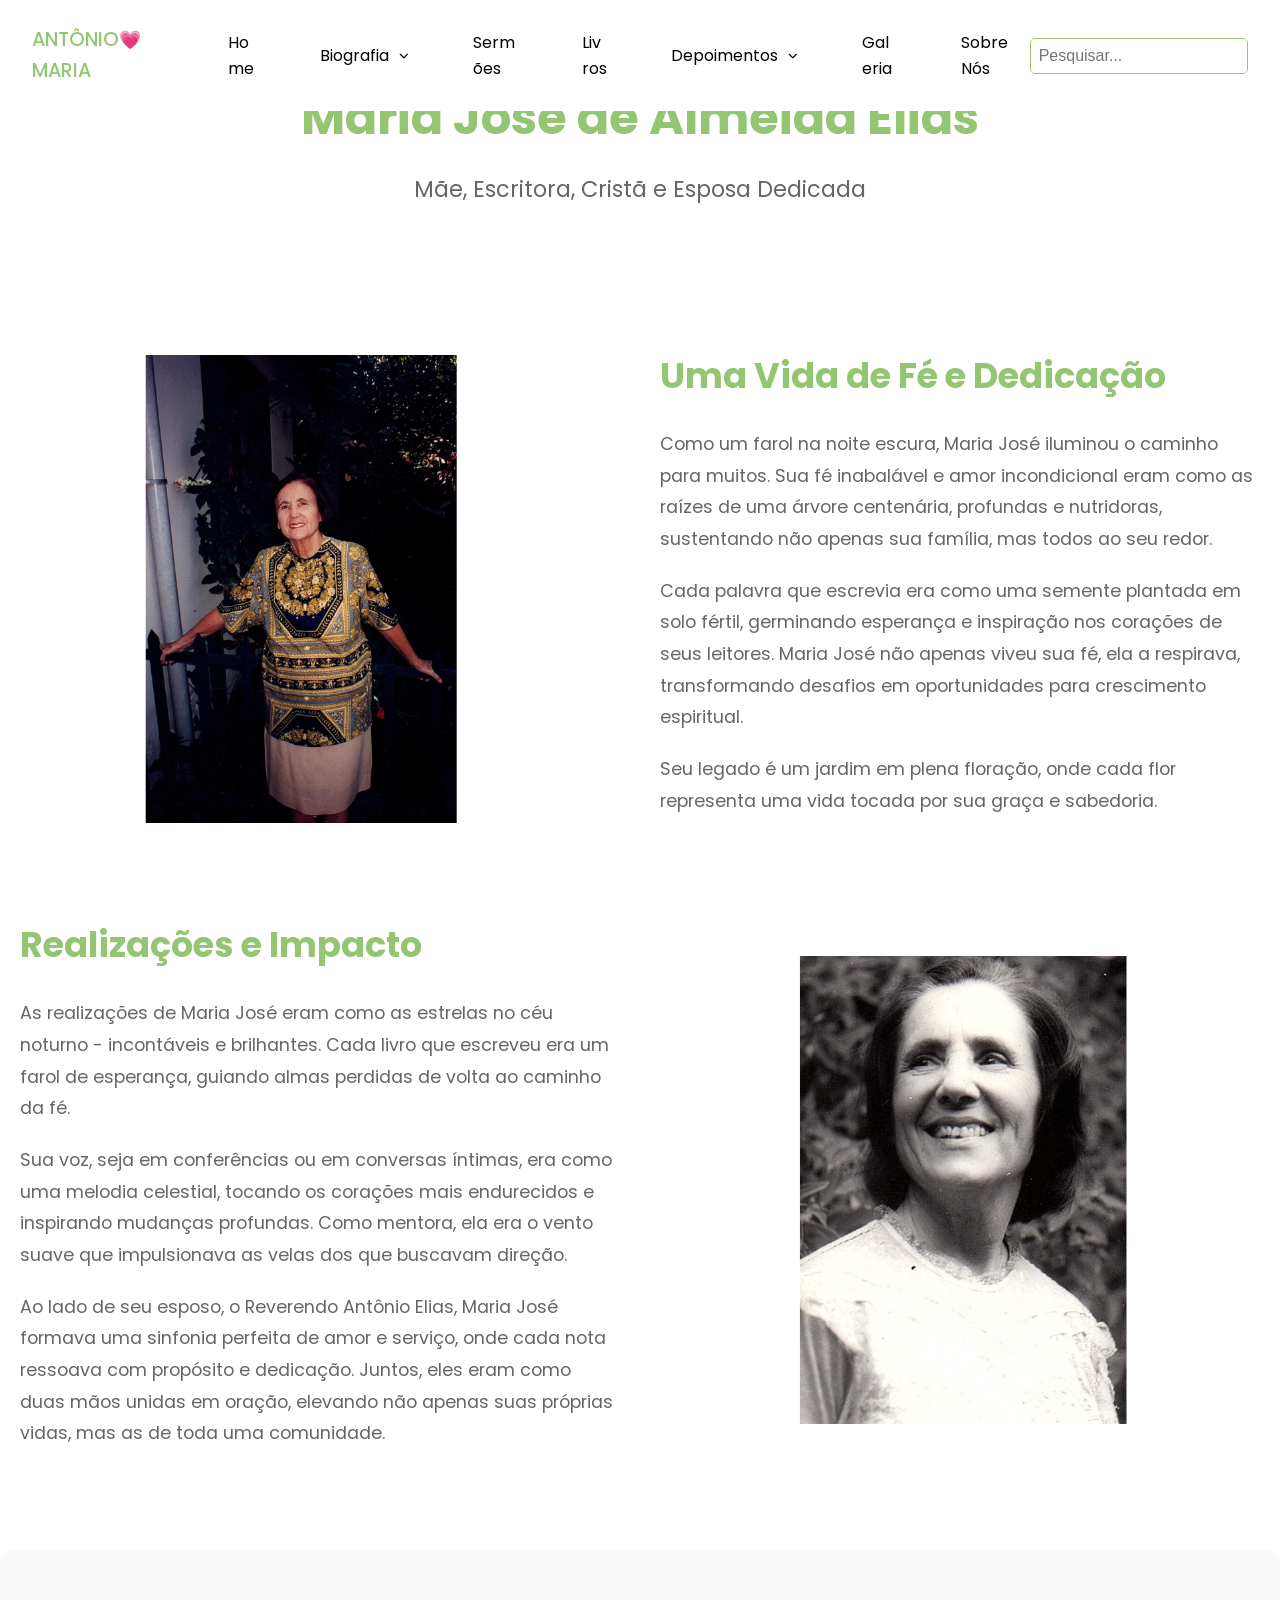
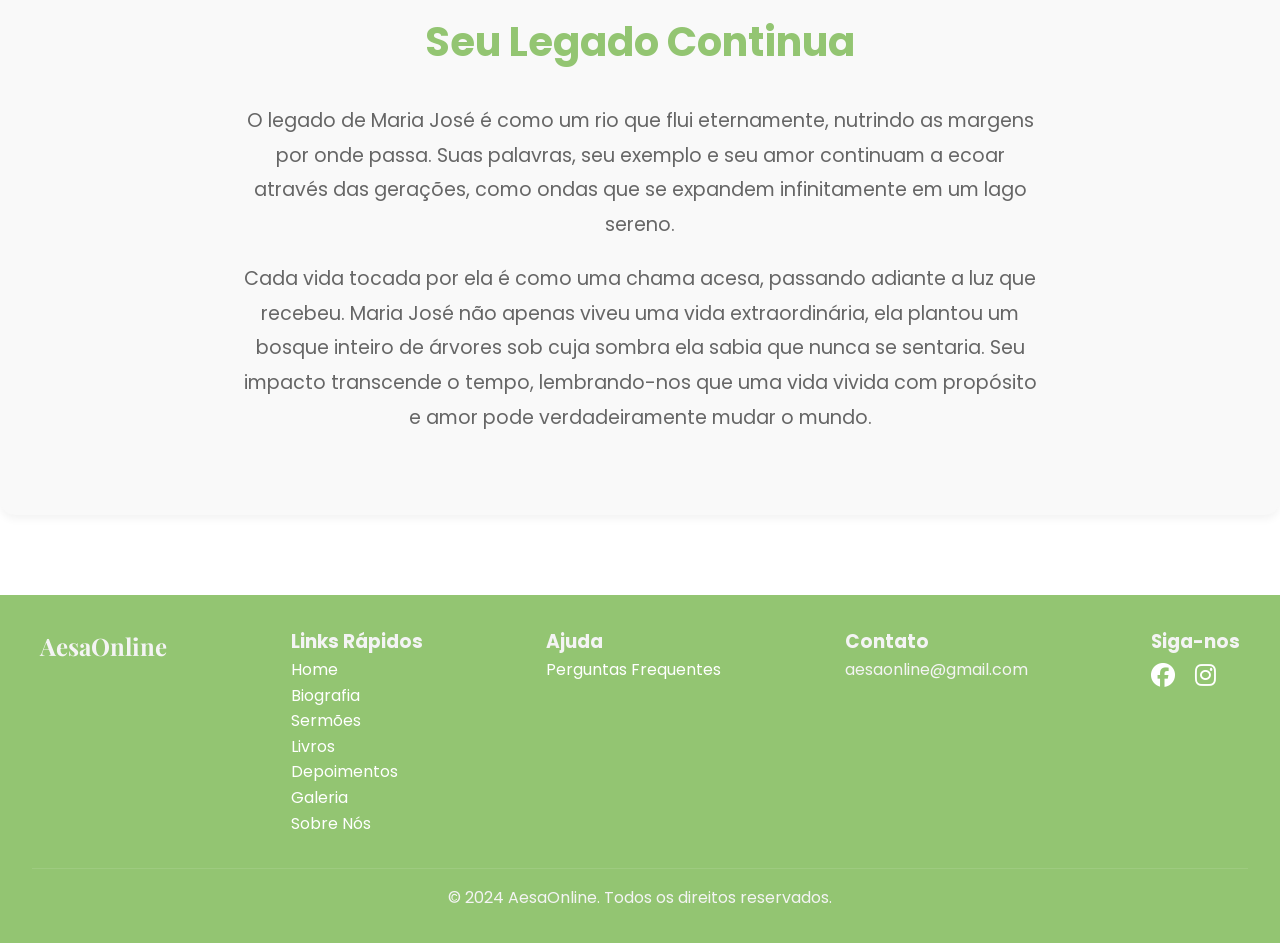
<file: maria-jose.html>
<!DOCTYPE html>
<html lang="pt-BR">

<head>
  <meta charset="UTF-8">
  <meta name="viewport" content="width=device-width, initial-scale=1.0">
  <title>AesaOnline</title>
  
  <link rel="stylesheet" href="https://cdnjs.cloudflare.com/ajax/libs/font-awesome/6.4.0/css/all.min.css">
  <link rel="stylesheet" href="style.css">
</head>

<body>
  <header>
    <div class="logo"><a href="index.html">ANTÔNIO<span>💗</span>MARIA</a></div>
    <nav>
      <ul class="nav-links">
        <li><a href="index.html">Home</a></li>
        <li class="dropdown">
          <button class="nav-link dropdown-btn" data-dropdown="dropdown1" aria-haspopup="true" aria-expanded="false">
            Biografia <i class="fa-solid fa-chevron-down"></i>
          </button>
          <div id="dropdown1" class="dropdown-content">
            <ul>
              <li><a href="maria-jose.html">Maria José Elias</a></li>
              <li><a href="antonio-elias.html">Antonio Elias</a></li>
              <li><a href="historia-casal.html">História do casal</a></li>
            </ul>
          </div>
        </li>
        <li><a href="sermoes.html">Sermões</a></li>
        <li><a href="livros.html">Livros</a></li>
        <li class="dropdown">
          <button class="nav-link dropdown-btn" data-dropdown="dropdown2" aria-haspopup="true" aria-expanded="false">
            Depoimentos <i class="fa-solid fa-chevron-down"></i>
          </button>
          <div id="dropdown2" class="dropdown-content">
            <ul>
              <li><a href="cartas.html">Cartas</a></li>
            </ul>
          </div>
        </li>
        <li><a href="galeria.html">Galeria</a></li>
        <li><a href="sobre-nos.html">Sobre Nós</a></li>
      </ul>
    </nav>
    <div class="search-container">
      <input type="text" id="search-input" placeholder="Pesquisar...">
      <button id="search-button"><i class="fas fa-search"></i></button>
    </div>
    <div class="icons-container">
      <div class="search-icon"><i class="fas fa-search"></i></div>
      <div class="menu-icon"><i class="fas fa-bars"></i></div>
    </div>
  </header>

  <main>
    <section class="maria-jose-hero">
        <h1>Maria José de Almeida Elias</h1>
        <p>Mãe, Escritora, Cristã e Esposa Dedicada</p>
    </section>

    <section class="maria-jose-section maria-jose-biografia">
        <div class="maria-jose-coluna maria-jose-imagem">
            <img src="images/maria-j-idosa.png" alt="Maria José de Almeida Elias" class="fade-in">
        </div>
        <div class="maria-jose-coluna maria-jose-texto slide-in-right">
            <h2>Uma Vida de Fé e Dedicação</h2>
            <p>Como um farol na noite escura, Maria José iluminou o caminho para muitos. Sua fé inabalável e amor incondicional eram como as raízes de uma árvore centenária, profundas e nutridoras, sustentando não apenas sua família, mas todos ao seu redor.</p>
            <p>Cada palavra que escrevia era como uma semente plantada em solo fértil, germinando esperança e inspiração nos corações de seus leitores. Maria José não apenas viveu sua fé, ela a respirava, transformando desafios em oportunidades para crescimento espiritual.</p>
            <p>Seu legado é um jardim em plena floração, onde cada flor representa uma vida tocada por sua graça e sabedoria.</p>
        </div>
    </section>

    <section class="maria-jose-section maria-jose-realizacoes">
        <div class="maria-jose-coluna maria-jose-texto slide-in-left">
            <h2>Realizações e Impacto</h2>
            <p>As realizações de Maria José eram como as estrelas no céu noturno - incontáveis e brilhantes. Cada livro que escreveu era um farol de esperança, guiando almas perdidas de volta ao caminho da fé.</p>
            <p>Sua voz, seja em conferências ou em conversas íntimas, era como uma melodia celestial, tocando os corações mais endurecidos e inspirando mudanças profundas. Como mentora, ela era o vento suave que impulsionava as velas dos que buscavam direção.</p>
            <p>Ao lado de seu esposo, o Reverendo Antônio Elias, Maria José formava uma sinfonia perfeita de amor e serviço, onde cada nota ressoava com propósito e dedicação. Juntos, eles eram como duas mãos unidas em oração, elevando não apenas suas próprias vidas, mas as de toda uma comunidade.</p>
        </div>
        <div class="maria-jose-coluna maria-jose-imagem">
            <img src="images/maria-j-jovem.png" alt="Livros de Maria José" class="fade-in">
        </div>
    </section>

    <section class="maria-jose-section maria-jose-legado">
        <h2>Seu Legado Continua</h2>
        <p>O legado de Maria José é como um rio que flui eternamente, nutrindo as margens por onde passa. Suas palavras, seu exemplo e seu amor continuam a ecoar através das gerações, como ondas que se expandem infinitamente em um lago sereno.</p>
        <p>Cada vida tocada por ela é como uma chama acesa, passando adiante a luz que recebeu. Maria José não apenas viveu uma vida extraordinária, ela plantou um bosque inteiro de árvores sob cuja sombra ela sabia que nunca se sentaria. Seu impacto transcende o tempo, lembrando-nos que uma vida vivida com propósito e amor pode verdadeiramente mudar o mundo.</p>
    </section>
</main>


<footer>
  <div class="footer-content">
    <div class="footer-logo">AesaOnline</div>
        <div class="quick-links">
          <h3>Links Rápidos</h3>
          <ul>
              <li><a href="index.html">Home</a></li>
              <li><a href="#biografia">Biografia</a></li>
              <li><a href="sermoes.html">Sermões</a></li>
              <li><a href="livros.html">Livros</a></li>
              <li><a href="cartas.html">Depoimentos</a></li>
              <li><a href="galeria.html">Galeria</a></li>
              <li><a href="sobre-nos.html">Sobre Nós</a></li>
            </ul>
        </div>
        <div class="quick-links">
          <h3>Ajuda</h3>
          <ul>
              <li><a href="index.html">Perguntas Frequentes</a></li>
              
          </ul>
        </div>
        <div class="quick-links">
          <h3>Contato</h3>
          <ul>
            <li>aesaonline@gmail.com</li>
          
            
          </ul>
        </div>
        <div class="social-media">
          <h3>Siga-nos</h3>
          <a href="#"><i class="fab fa-facebook"></i></a>
          <a href="#"><i class="fab fa-instagram"></i></a>
          
        </div>
      </div>
      <div class="copyright">
        &copy; 2024 AesaOnline. Todos os direitos reservados.
  </div>
</footer>

  <script src="https://unpkg.com/swiper/swiper-bundle.min.js"></script>
  <script src="script.js"></script>
</body>

</html>
</file>
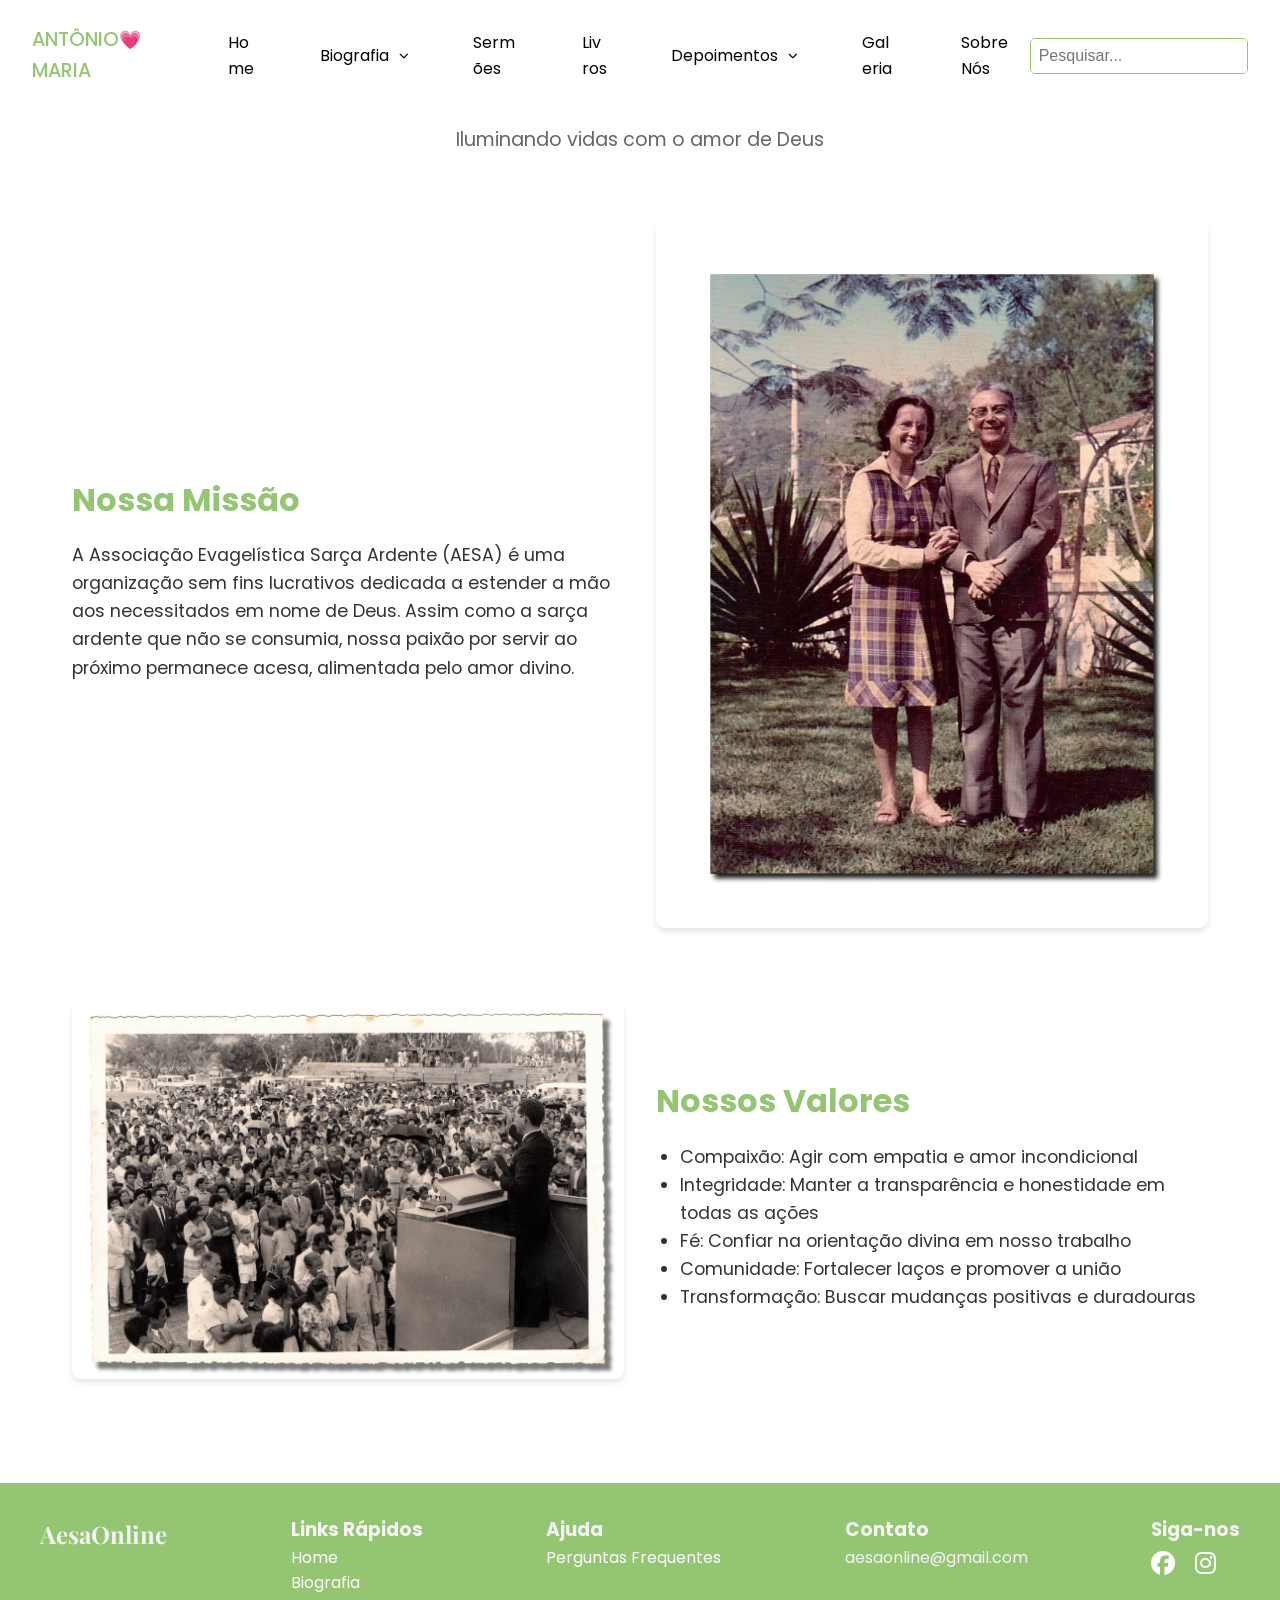
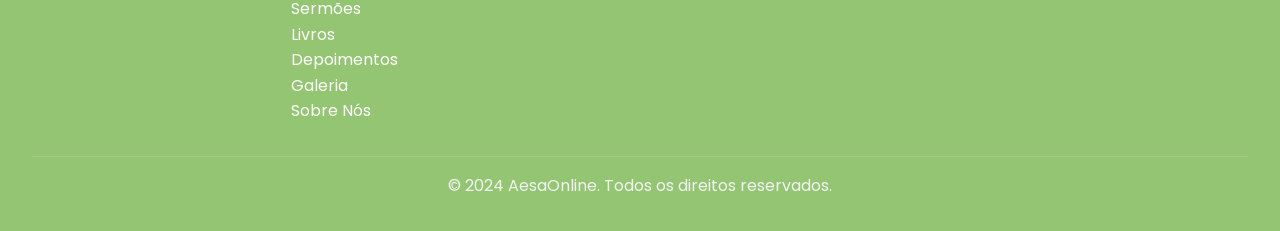
<file: sobre-nos.html>
<!DOCTYPE html>
<html lang="pt-BR">

<head>
  <meta charset="UTF-8">
  <meta name="viewport" content="width=device-width, initial-scale=1.0">
  <title>AesaOnline</title>
  <link rel="stylesheet" href="https://cdnjs.cloudflare.com/ajax/libs/font-awesome/6.4.0/css/all.min.css">
  <link rel="stylesheet" href="https://unpkg.com/aos@next/dist/aos.css" />
  <link rel="stylesheet" href="style.css">
  
</head>

<body>
  <header>
    <div class="logo"><a href="index.html">ANTÔNIO<span>💗</span>MARIA</a></div>
    <nav>
      <ul class="nav-links">
        <li><a href="index.html">Home</a></li>
        <li class="dropdown">
          <button class="nav-link dropdown-btn" data-dropdown="dropdown1" aria-haspopup="true" aria-expanded="false">
            Biografia <i class="fa-solid fa-chevron-down"></i>
          </button>
          <div id="dropdown1" class="dropdown-content">
            <ul>
              <li><a href="maria-jose.html">Maria José Elias</a></li>
              <li><a href="antonio-elias.html">Antonio Elias</a></li>
              <li><a href="historia-casal.html">História do casal</a></li>
            </ul>
          </div>
        </li>
        <li><a href="sermoes.html">Sermões</a></li>
        <li><a href="livros.html">Livros</a></li>
        <li class="dropdown">
          <button class="nav-link dropdown-btn" data-dropdown="dropdown2" aria-haspopup="true" aria-expanded="false">
            Depoimentos <i class="fa-solid fa-chevron-down"></i>
          </button>
          <div id="dropdown2" class="dropdown-content">
            <ul>
              <li><a href="cartas.html">Cartas</a></li>
            </ul>
          </div>
        </li>
        <li><a href="galeria.html">Galeria</a></li>
        <li><a href="sobre-nos.html">Sobre Nós</a></li>
      </ul>
    </nav>
    <div class="search-container">
      <input type="text" id="search-input" placeholder="Pesquisar...">
      <button id="search-button"><i class="fas fa-search"></i></button>
    </div>
    <div class="icons-container">
      <div class="search-icon"><i class="fas fa-search"></i></div>
      <div class="menu-icon"><i class="fas fa-bars"></i></div>
    </div>
  </header>

  <main class="sobre-nos-container">
    <section class="sobre-nos-hero">
      <h1>Associação Evangelística Sarça Ardente</h1>
      <p>Iluminando vidas com o amor de Deus</p>
    </section>

    <section class="sobre-nos-missao" data-aos="zoom-in-up">
      <div class="sobre-nos-content">
        <h2>Nossa Missão</h2>
        <p>A Associação Evagelística Sarça Ardente (AESA) é uma organização sem fins lucrativos dedicada a estender a mão aos necessitados em nome de Deus. Assim como a sarça ardente que não se consumia, nossa paixão por servir ao próximo permanece acesa, alimentada pelo amor divino.</p>
      </div>
      <div class="sobre-nos-image">
        <img src="images/betania 1976.jpg" alt="Voluntários da AESA em ação" class="rounded-image">
      </div>
    </section>

    <section class="sobre-nos-valores" data-aos="fade-right">
      <div class="sobre-nos-image">
        <img src="images/rev-aracaju.jpg" alt="Comunidade apoiada pela AESA" class="rounded-image">
      </div>
      <div class="sobre-nos-content">
        <h2>Nossos Valores</h2>
        <ul>
          <li>Compaixão: Agir com empatia e amor incondicional</li>
          <li>Integridade: Manter a transparência e honestidade em todas as ações</li>
          <li>Fé: Confiar na orientação divina em nosso trabalho</li>
          <li>Comunidade: Fortalecer laços e promover a união</li>
          <li>Transformação: Buscar mudanças positivas e duradouras</li>
        </ul>
      </div>
    </section>

 

    
  </main>

  <footer>
    <div class="footer-content">
      <div class="footer-logo">AesaOnline</div>
          <div class="quick-links">
            <h3>Links Rápidos</h3>
            <ul>
                <li><a href="index.html">Home</a></li>
                <li><a href="#biografia">Biografia</a></li>
                <li><a href="sermoes.html">Sermões</a></li>
                <li><a href="livros.html">Livros</a></li>
                <li><a href="cartas.html">Depoimentos</a></li>
                <li><a href="galeria.html">Galeria</a></li>
                <li><a href="sobre-nos.html">Sobre Nós</a></li>
              </ul>
          </div>
          <div class="quick-links">
            <h3>Ajuda</h3>
            <ul>
                <li><a href="index.html">Perguntas Frequentes</a></li>
                
            </ul>
          </div>
          <div class="quick-links">
            <h3>Contato</h3>
            <ul>
              <li>aesaonline@gmail.com</li>
            
              
            </ul>
          </div>
          <div class="social-media">
            <h3>Siga-nos</h3>
            <a href="#"><i class="fab fa-facebook"></i></a>
            <a href="#"><i class="fab fa-instagram"></i></a>
            
          </div>
        </div>
        <div class="copyright">
          &copy; 2024 AesaOnline. Todos os direitos reservados.
    </div>
  </footer>
 


  <script src="https://unpkg.com/aos@next/dist/aos.js"></script>
  <script>
    AOS.init({
      duration: 1000,
      once: true,
      offset: 200
    });
  </script>
  <script src="https://unpkg.com/swiper/swiper-bundle.min.js"></script>
  <script src="script.js"></script>
</body>

</html>
</file>
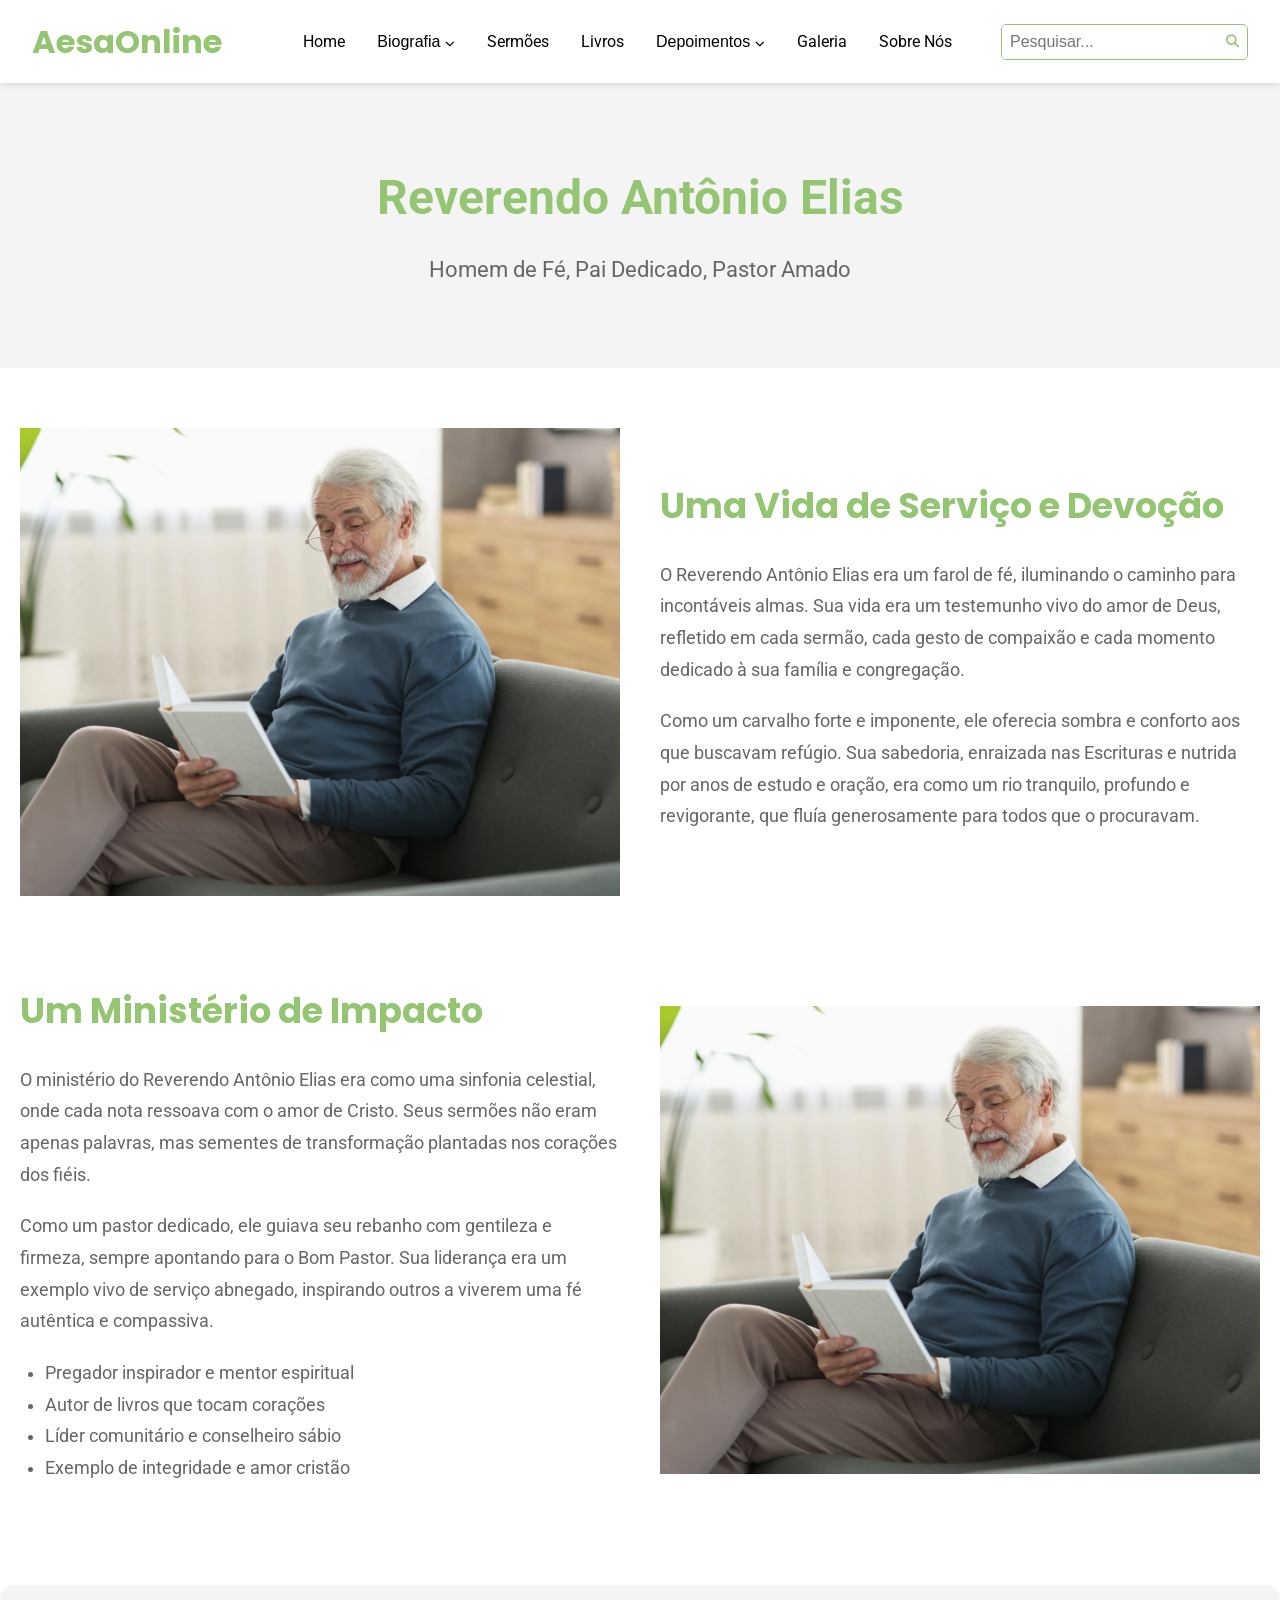
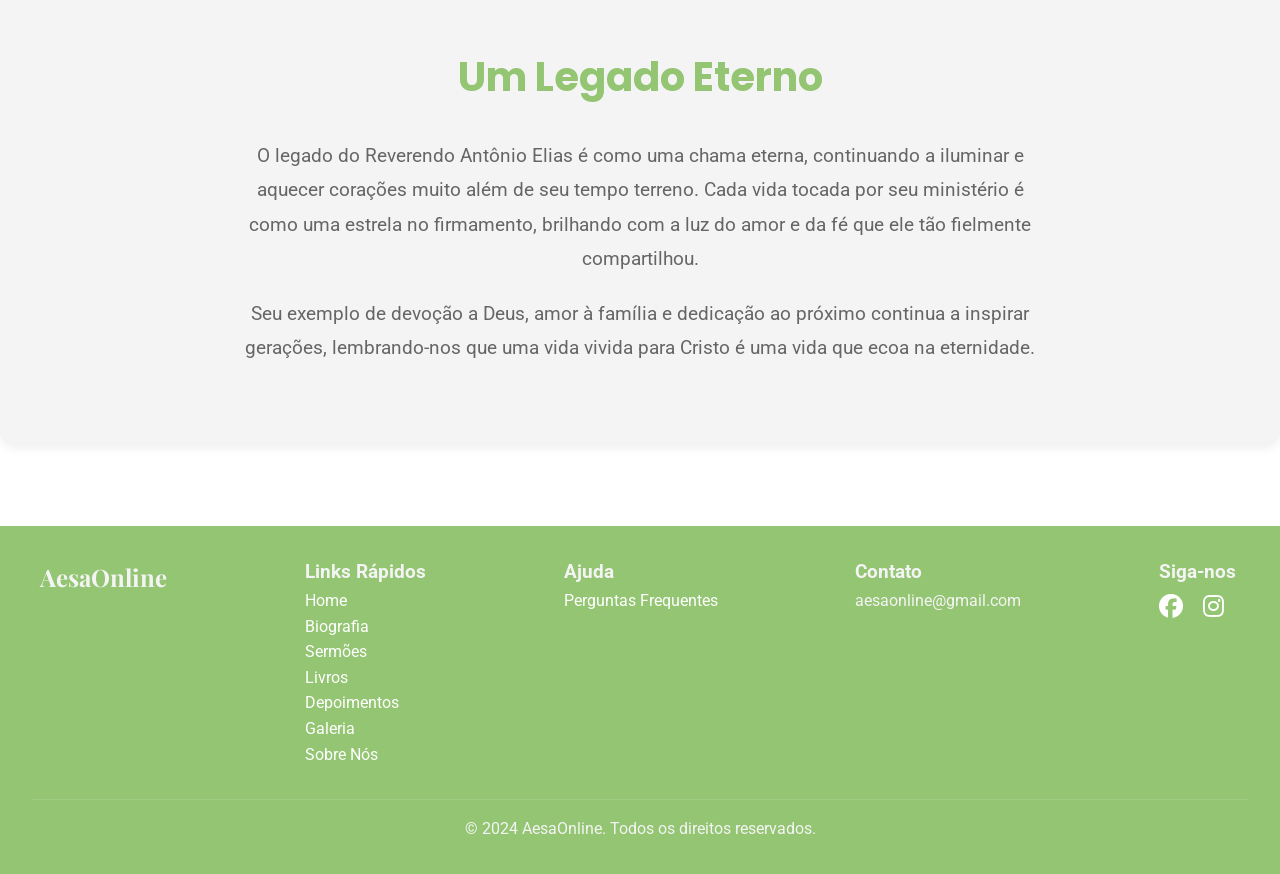
<file: assets-AESA/antonio-elias.html>
<!DOCTYPE html>
<html lang="pt-BR">

<head>
  <meta charset="UTF-8">
  <meta name="viewport" content="width=device-width, initial-scale=1.0">
  <title>AesaOnline</title>
  <link rel="stylesheet" href="style.css">
  <link rel="stylesheet" href="https://cdnjs.cloudflare.com/ajax/libs/font-awesome/6.4.0/css/all.min.css">
</head>

<body>
  <header>
    <div class="logo"><a href="index.html">AesaOnline</a></div>
    <nav>
      <ul class="nav-links">
        <li><a href="index.html">Home</a></li>
        <li class="dropdown">
          <button class="nav-link dropdown-btn" data-dropdown="dropdown1" aria-haspopup="true" aria-expanded="false">
            Biografia <i class="fas fa-chevron-down"></i>
          </button>
          <div id="dropdown1" class="dropdown-content">
            <ul>
              <li><a href="maria-jose.html">Maria José Elias</a></li>
              <li><a href="antonio-elias.html">Antonio Elias</a></li>
              <li><a href="historia-casal.html">História do casal</a></li>
            </ul>
          </div>
        </li>
        <li><a href="sermoes.html">Sermões</a></li>
        <li><a href="livros.html">Livros</a></li>
        <li class="dropdown">
          <button class="nav-link dropdown-btn" data-dropdown="dropdown2" aria-haspopup="true" aria-expanded="false">
            Depoimentos <i class="fas fa-chevron-down"></i>
          </button>
          <div id="dropdown2" class="dropdown-content">
            <ul>
              <li><a href="#cartas">Cartas</a></li>
            </ul>
          </div>
        </li>
        <li><a href="galeria.html">Galeria</a></li>
        <li><a href="#sobre-nos">Sobre Nós</a></li>
      </ul>
    </nav>
    <div class="search-container">
      <input type="text" id="search-input" placeholder="Pesquisar...">
      <button id="search-button"><i class="fas fa-search"></i></button>
    </div>
    <div class="icons-container">
      <div class="search-icon"><i class="fas fa-search"></i></div>
      <div class="menu-icon"><i class="fas fa-bars"></i></div>
    </div>
  </header>

  <main>
    <section class="antonio-elias-hero">
      <h1>Reverendo Antônio Elias</h1>
      <p>Homem de Fé, Pai Dedicado, Pastor Amado</p>
    </section>

    <section class="antonio-elias-section antonio-elias-biografia">
      <div class="antonio-elias-coluna antonio-elias-imagem">
        <img src="images/antonio-elias-historia.png" alt="Reverendo Antônio Elias" class="fade-in">
      </div>
      <div class="antonio-elias-coluna antonio-elias-texto slide-in-right">
        <h2>Uma Vida de Serviço e Devoção</h2>
        <p>O Reverendo Antônio Elias era um farol de fé, iluminando o caminho para incontáveis almas. Sua vida era um
          testemunho vivo do amor de Deus, refletido em cada sermão, cada gesto de compaixão e cada momento dedicado à
          sua família e congregação.</p>
        <p>Como um carvalho forte e imponente, ele oferecia sombra e conforto aos que buscavam refúgio. Sua sabedoria,
          enraizada nas Escrituras e nutrida por anos de estudo e oração, era como um rio tranquilo, profundo e
          revigorante, que fluía generosamente para todos que o procuravam.</p>
      </div>
    </section>

    <section class="antonio-elias-section antonio-elias-ministerio">
      <div class="antonio-elias-coluna antonio-elias-texto slide-in-left">
        <h2>Um Ministério de Impacto</h2>
        <p>O ministério do Reverendo Antônio Elias era como uma sinfonia celestial, onde cada nota ressoava com o amor
          de Cristo. Seus sermões não eram apenas palavras, mas sementes de transformação plantadas nos corações dos
          fiéis.</p>
        <p>Como um pastor dedicado, ele guiava seu rebanho com gentileza e firmeza, sempre apontando para o Bom Pastor.
          Sua liderança era um exemplo vivo de serviço abnegado, inspirando outros a viverem uma fé autêntica e
          compassiva.</p>
        <ul>
          <li>Pregador inspirador e mentor espiritual</li>
          <li>Autor de livros que tocam corações</li>
          <li>Líder comunitário e conselheiro sábio</li>
          <li>Exemplo de integridade e amor cristão</li>
        </ul>
      </div>
      <div class="antonio-elias-coluna antonio-elias-imagem">
        <img src="images/antonio-elias-historia.png" alt="Reverendo Antônio Elias pregando" class="fade-in">
      </div>
    </section>

    <section class="antonio-elias-section antonio-elias-legado">
      <h2>Um Legado Eterno</h2>
      <p>O legado do Reverendo Antônio Elias é como uma chama eterna, continuando a iluminar e aquecer corações muito
        além de seu tempo terreno. Cada vida tocada por seu ministério é como uma estrela no firmamento, brilhando com a
        luz do amor e da fé que ele tão fielmente compartilhou.</p>
      <p>Seu exemplo de devoção a Deus, amor à família e dedicação ao próximo continua a inspirar gerações,
        lembrando-nos que uma vida vivida para Cristo é uma vida que ecoa na eternidade.</p>
    </section>
  </main>


  <footer>
    <div class="footer-content">
      <div class="footer-logo">AesaOnline</div>
      <div class="quick-links">
        <h3>Links Rápidos</h3>
        <ul>
            <li><a href="index.html">Home</a></li>
            <li><a href="#biografia">Biografia</a></li>
            <li><a href="sermoes.html">Sermões</a></li>
            <li><a href="livros.html">Livros</a></li>
            <li><a href="cartas.html">Depoimentos</a></li>
            <li><a href="galeria.html">Galeria</a></li>
            <li><a href="sobre-nos.html">Sobre Nós</a></li>
          </ul>
      </div>
      <div class="quick-links">
        <h3>Ajuda</h3>
        <ul>
            <li><a href="index.html">Perguntas Frequentes</a></li>
            
        </ul>
      </div>
      <div class="quick-links">
        <h3>Contato</h3>
        <ul>
          <li>aesaonline@gmail.com</li>
        
          
        </ul>
      </div>
      <div class="social-media">
        <h3>Siga-nos</h3>
        <a href="#"><i class="fab fa-facebook"></i></a>
        <a href="#"><i class="fab fa-instagram"></i></a>
        
      </div>
    </div>
    <div class="copyright">
      &copy; 2024 AesaOnline. Todos os direitos reservados.
    </div>
  </footer>

  <script src="script.js"></script>
</body>

</html>
</file>
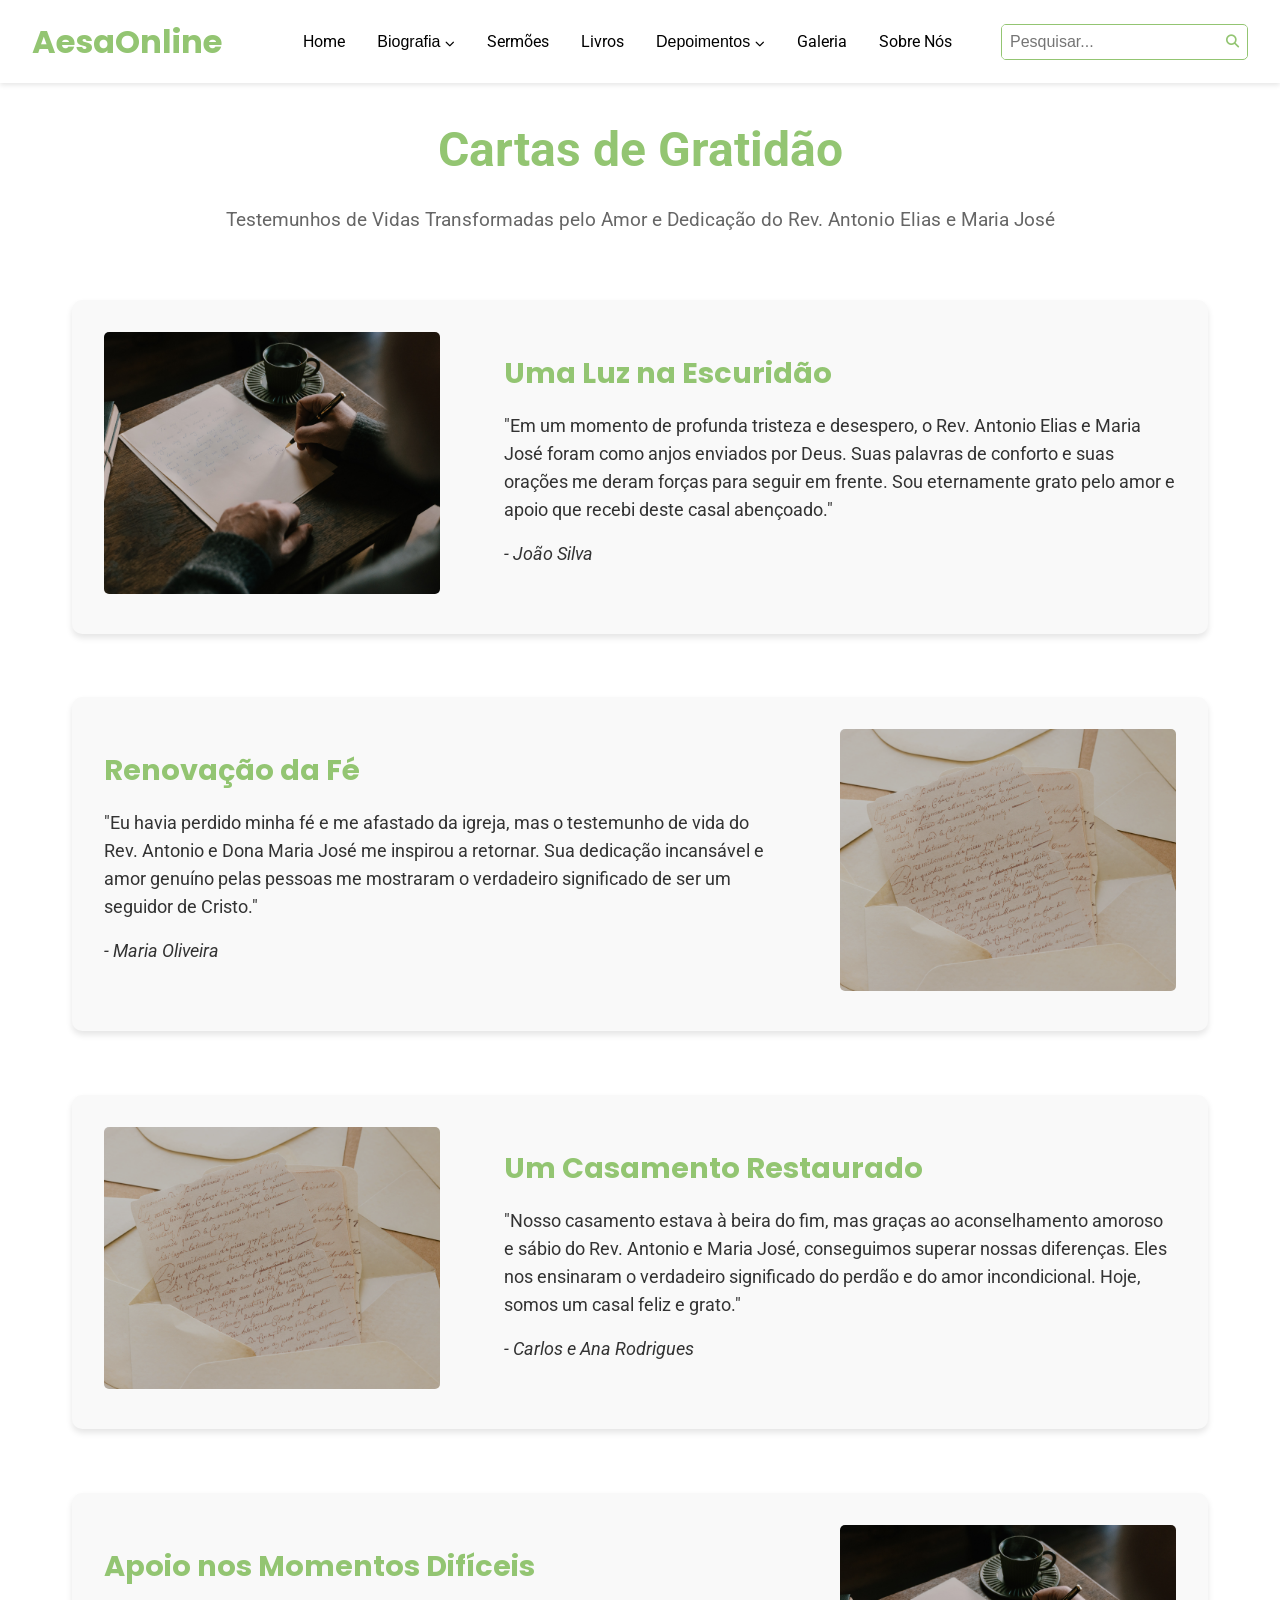
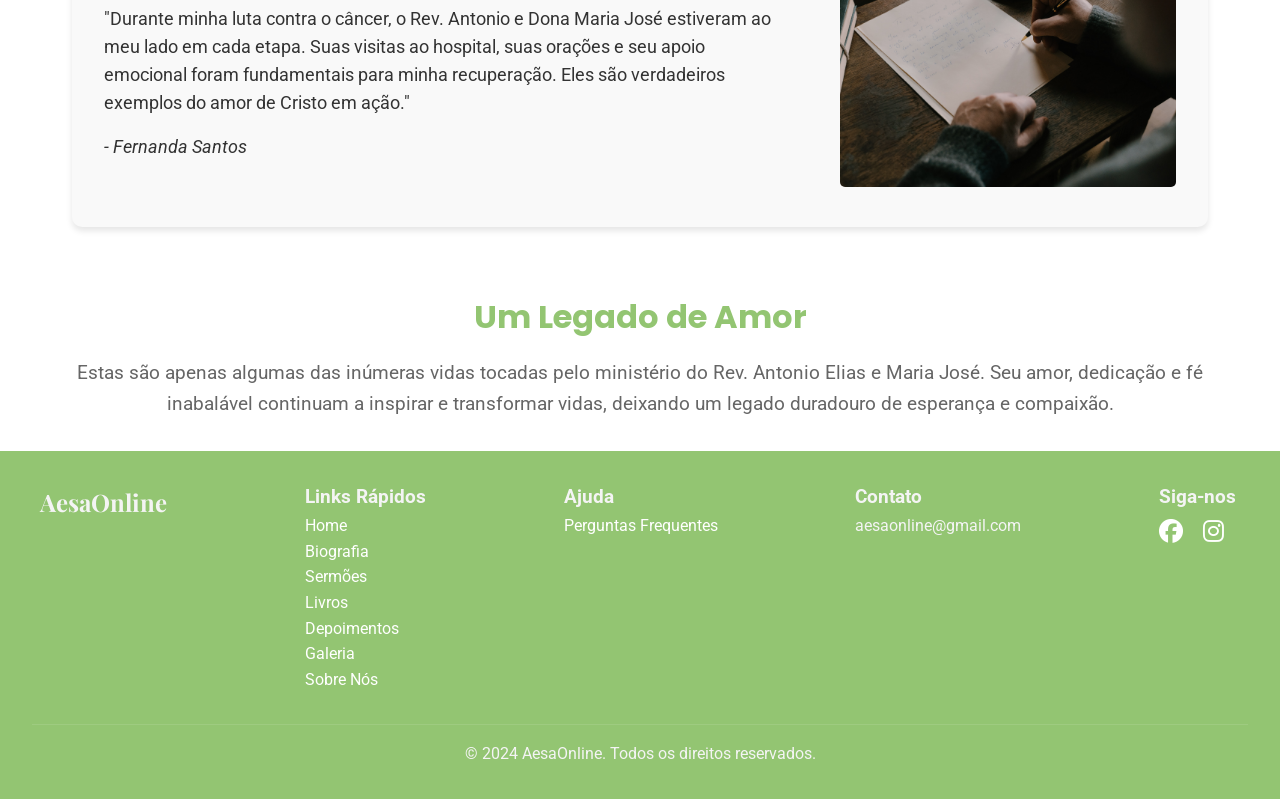
<file: assets-AESA/cartas.html>
<!DOCTYPE html>
<html lang="pt-BR">

<head>
  <meta charset="UTF-8">
  <meta name="viewport" content="width=device-width, initial-scale=1.0">
  <title>AesaOnline</title>
  <link rel="stylesheet" href="style.css">
  <link rel="stylesheet" href="https://cdnjs.cloudflare.com/ajax/libs/font-awesome/6.4.0/css/all.min.css">
  <link rel="stylesheet" href="https://unpkg.com/aos@next/dist/aos.css" />
</head>

<body>
  <header>
    <div class="logo"><a href="index.html">AesaOnline</a></div>
    <nav>
      <ul class="nav-links">
        <li><a href="index.html">Home</a></li>
        <li class="dropdown">
          <button class="nav-link dropdown-btn" data-dropdown="dropdown1" aria-haspopup="true" aria-expanded="false">
            Biografia <i class="fas fa-chevron-down"></i>
          </button>
          <div id="dropdown1" class="dropdown-content">
            <ul>
              <li><a href="maria-jose.html">Maria José Elias</a></li>
              <li><a href="antonio-elias.html">Antonio Elias</a></li>
              <li><a href="historia-casal.html">História do casal</a></li>
            </ul>
          </div>
        </li>
        <li><a href="sermoes.html">Sermões</a></li>
        <li><a href="livros.html">Livros</a></li>
        <li class="dropdown">
          <button class="nav-link dropdown-btn" data-dropdown="dropdown2" aria-haspopup="true" aria-expanded="false">
            Depoimentos <i class="fas fa-chevron-down"></i>
          </button>
          <div id="dropdown2" class="dropdown-content">
            <ul>
              <li><a href="cartas.html">Cartas</a></li>
            </ul>
          </div>
        </li>
        <li><a href="galeria.html">Galeria</a></li>
        <li><a href="sobre-nos.html">Sobre Nós</a></li>
      </ul>
    </nav>
    <div class="search-container">
      <input type="text" id="search-input" placeholder="Pesquisar...">
      <button id="search-button"><i class="fas fa-search"></i></button>
    </div>
    <div class="icons-container">
      <div class="search-icon"><i class="fas fa-search"></i></div>
      <div class="menu-icon"><i class="fas fa-bars"></i></div>
    </div>
  </header>
  
  <main class="cartas-container">
    <section class="cartas-hero">
      <h1>Cartas de Gratidão</h1>
      <p>Testemunhos de Vidas Transformadas pelo Amor e Dedicação do Rev. Antonio Elias e Maria José</p>
    </section>

    <section class="carta-item" data-aos="flip-left">
      <div class="carta-imagem">
        <img src="images/carta-1-depoimentos.png" alt="Carta de agradecimento" class="carta-img">
      </div>
      <div class="carta-conteudo">
        <h2>Uma Luz na Escuridão</h2>
        <p>"Em um momento de profunda tristeza e desespero, o Rev. Antonio Elias e Maria José foram como anjos enviados por Deus. Suas palavras de conforto e suas orações me deram forças para seguir em frente. Sou eternamente grato pelo amor e apoio que recebi deste casal abençoado."</p>
        <p class="carta-autor">- João Silva</p>
      </div>
    </section>

    <section class="carta-item" data-aos="flip-right">
      <div class="carta-conteudo">
        <h2>Renovação da Fé</h2>
        <p>"Eu havia perdido minha fé e me afastado da igreja, mas o testemunho de vida do Rev. Antonio e Dona Maria José me inspirou a retornar. Sua dedicação incansável e amor genuíno pelas pessoas me mostraram o verdadeiro significado de ser um seguidor de Cristo."</p>
        <p class="carta-autor">- Maria Oliveira</p>
      </div>
      <div class="carta-imagem">
        <img src="images/carta-depoimentos.png" alt="Carta de testemunho" class="carta-img">
      </div>
    </section>

    <section class="carta-item" data-aos="flip-up">
      <div class="carta-imagem">
        <img src="images/carta-depoimentos.png" alt="Carta de agradecimento" class="carta-img">
      </div>
      <div class="carta-conteudo">
        <h2>Um Casamento Restaurado</h2>
        <p>"Nosso casamento estava à beira do fim, mas graças ao aconselhamento amoroso e sábio do Rev. Antonio e Maria José, conseguimos superar nossas diferenças. Eles nos ensinaram o verdadeiro significado do perdão e do amor incondicional. Hoje, somos um casal feliz e grato."</p>
        <p class="carta-autor">- Carlos e Ana Rodrigues</p>
      </div>
    </section>

    <section class="carta-item" data-aos="flip-down">
      <div class="carta-conteudo">
        <h2>Apoio nos Momentos Difíceis</h2>
        <p>"Durante minha luta contra o câncer, o Rev. Antonio e Dona Maria José estiveram ao meu lado em cada etapa. Suas visitas ao hospital, suas orações e seu apoio emocional foram fundamentais para minha recuperação. Eles são verdadeiros exemplos do amor de Cristo em ação."</p>
        <p class="carta-autor">- Fernanda Santos</p>
      </div>
      <div class="carta-imagem">
        <img src="images/carta-1-depoimentos.png" alt="Carta de gratidão" class="carta-img">
      </div>
    </section>

    <section class="cartas-conclusao">
      <h2>Um Legado de Amor</h2>
      <p>Estas são apenas algumas das inúmeras vidas tocadas pelo ministério do Rev. Antonio Elias e Maria José. Seu amor, dedicação e fé inabalável continuam a inspirar e transformar vidas, deixando um legado duradouro de esperança e compaixão.</p>
    </section>
  </main>

  <footer>
    <div class="footer-content">
      <div class="footer-logo">AesaOnline</div>
      <div class="quick-links">
        <h3>Links Rápidos</h3>
        <ul>
            <li><a href="index.html">Home</a></li>
            <li><a href="#biografia">Biografia</a></li>
            <li><a href="sermoes.html">Sermões</a></li>
            <li><a href="livros.html">Livros</a></li>
            <li><a href="cartas.html">Depoimentos</a></li>
            <li><a href="galeria.html">Galeria</a></li>
            <li><a href="sobre-nos.html">Sobre Nós</a></li>
          </ul>
      </div>
      <div class="quick-links">
        <h3>Ajuda</h3>
        <ul>
            <li><a href="index.html">Perguntas Frequentes</a></li>
            
        </ul>
      </div>
      <div class="quick-links">
        <h3>Contato</h3>
        <ul>
          <li>aesaonline@gmail.com</li>
        
          
        </ul>
      </div>
      <div class="social-media">
        <h3>Siga-nos</h3>
        <a href="#"><i class="fab fa-facebook"></i></a>
        <a href="#"><i class="fab fa-instagram"></i></a>
        
      </div>
    </div>
    <div class="copyright">
      &copy; 2024 AesaOnline. Todos os direitos reservados.
    </div>
  </footer>

  <script src="script.js"></script>
  <script src="https://unpkg.com/aos@next/dist/aos.js"></script>
  <script>
  AOS.init({
    duration: 1000,
    once: true
  });
</script>
</body>

</html>
</file>
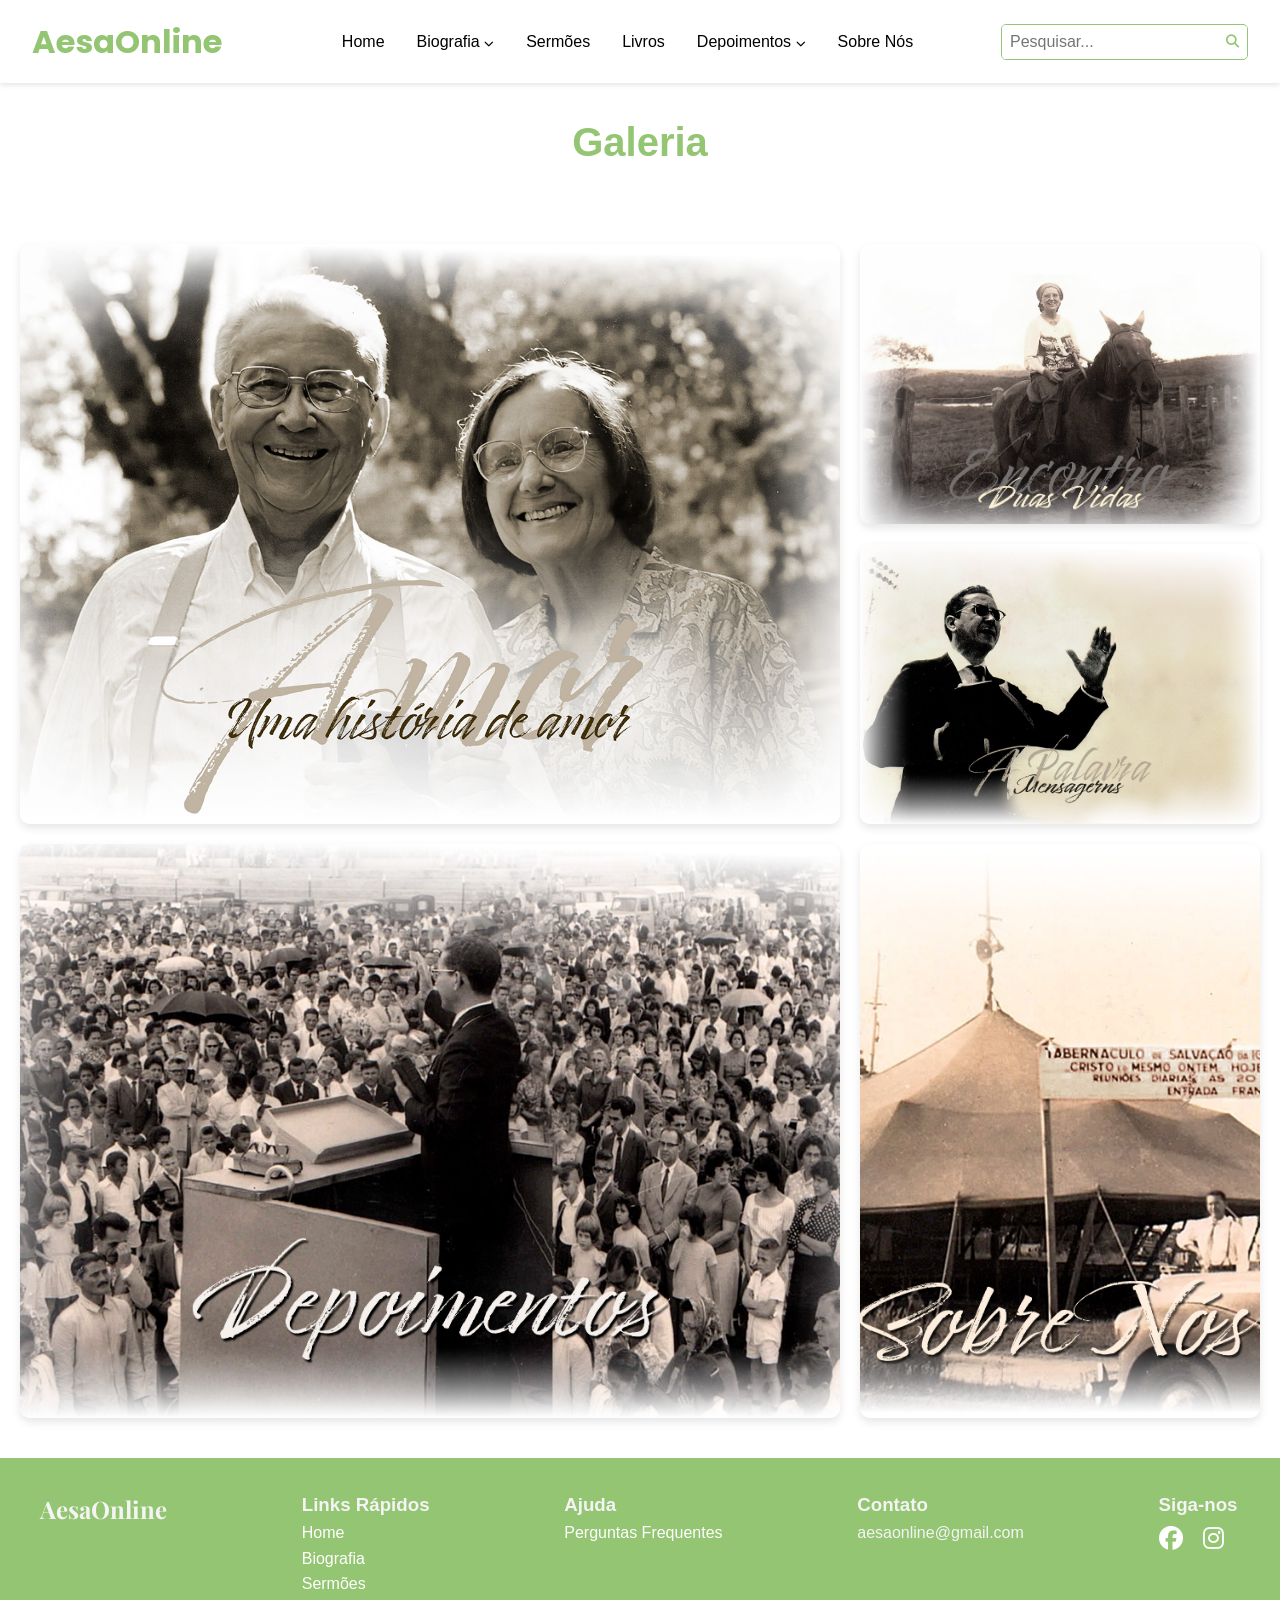
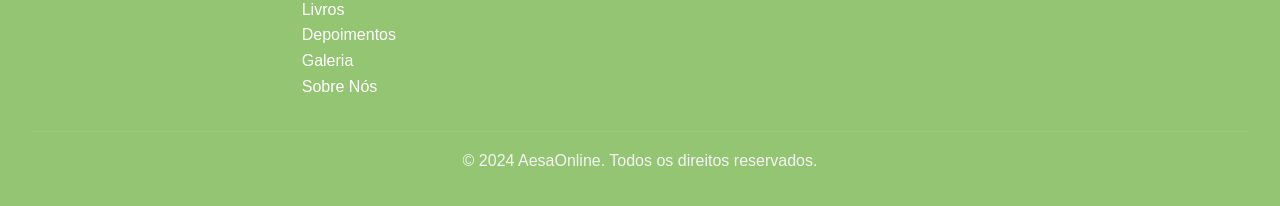
<file: assets-AESA/galeria.html>
<!DOCTYPE html>
<html lang="pt-BR">
<head>
    <meta charset="UTF-8">
    <meta name="viewport" content="width=device-width, initial-scale=1.0">
    <title>AesaOnline</title>
   
    <link rel="stylesheet" href="https://cdnjs.cloudflare.com/ajax/libs/font-awesome/6.4.0/css/all.min.css">
    <link rel="stylesheet" href="https://unpkg.com/swiper/swiper-bundle.min.css" />
    <link rel="stylesheet" href="style.css">


    <style>
        body {
            font-family: 'Arial', sans-serif;
            background-color: #ffffff;
            margin: 0;
            padding: 0;
            box-sizing: border-box;
        }
        .gallery-container {
            max-width: 1400px; /* Aumentado para permitir mais espaço em telas maiores */
            margin: 0 auto;
            padding: 40px 20px;
        }
        h1 {
            text-align: center;
            margin-bottom: 30px; /* Adicionado margem inferior ao título */
            color: #93c572;
            font-size: 2.5rem; /* Tamanho de fonte maior */
            padding-top: 70px; /* Adiciona espaço acima e abaixo do título */
            padding-bottom: 40px;
           /* background-color: #f8f8f8; /* Fundo sutil para destacar o título */
            border-radius: 10px; /* Cantos arredondados */
            /*box-shadow: 0 2px 4px rgba(0,0,0,0.1); /* Sombra sutil */
            position: relative; /* Para garantir que fique acima de outros elementos */
            z-index: 10; /* Valor alto para garantir que fique visível */
        }
        .gallery {
            display: grid;
            grid-template-columns: repeat(auto-fit, minmax(300px, 1fr));
            gap: 20px;
           
           
        }
        .gallery-item {
            position: relative;
            border-radius: 10px;
            overflow: hidden;
            box-shadow: 0 4px 8px rgba(0, 0, 0, 0.1);
            transition: all 0.3s ease;
        }
        .gallery-item::before {
            content: "";
            display: block;
            padding-top: 70%;/* Proporção 4:3 para todas as imagens */
        }
        .gallery-item img {
            position: absolute;
            top: 0;
            left: 0;
            width: 100%;
            height: 100%;
            object-fit: cover;
        }
        .gallery-item:hover {
            transform: scale(1.03);
            z-index: 1;
            box-shadow: 0 8px 16px rgba(0, 0, 0, 0.2);
        }
        .gallery-item:nth-child(1) {
            grid-column: span 2;
            grid-row: span 2;
        }
        .gallery-item:nth-child(4) {
            grid-column: span 2;
        }

        @media (max-width: 768px) {
            .gallery {
                grid-template-columns: repeat(auto-fit, minmax(240px, 1fr));
            }
            .gallery-item,
            .gallery-item:nth-child(1),
            .gallery-item:nth-child(4) {
                grid-column: span 1;
                grid-row: span 1;
            }
            h1 {
                font-size: 2rem; /* Tamanho de fonte menor para telas menores */
            }
        }
    </style>
</head>
<body>
    <header>
        <div class="logo"><a href="index.html">AesaOnline</a></div>
        <nav>
            <ul class="nav-links">
                <li><a href="index.html">Home</a></li>
                <li class="dropdown">
                    <button class="nav-link dropdown-btn" data-dropdown="dropdown1" aria-haspopup="true" aria-expanded="false">
                        Biografia <i class="fas fa-chevron-down"></i>
                    </button>
                    <div id="dropdown1" class="dropdown-content">
                        <ul>
                            <li><a href="maria-jose.html">Maria José Elias</a></li>
                            <li><a href="antonio-elias.html">Antonio Elias</a></li>
                            <li><a href="historia-casal.html">História do casal</a></li>
                        </ul>
                    </div>
                </li>
                <li><a href="sermoes.html">Sermões</a></li>
                <li><a href="livros.html">Livros</a></li>
                <li class="dropdown">
                    <button class="nav-link dropdown-btn" data-dropdown="dropdown2" aria-haspopup="true" aria-expanded="false">
                        Depoimentos <i class="fas fa-chevron-down"></i>
                    </button>
                    <div id="dropdown2" class="dropdown-content">
                        <ul>
                            <li><a href="cartas.html">Cartas</a></li>
                        </ul>
                    </div>
                </li>
                <li><a href="sobre-nos.html">Sobre Nós</a></li>
            </ul>
        </nav>
        <div class="search-container">
            <input type="text" id="search-input" placeholder="Pesquisar...">
            <button id="search-button"><i class="fas fa-search"></i></button>
        </div>
        <div class="icons-container">
            <div class="search-icon"><i class="fas fa-search"></i></div>
            <div class="menu-icon"><i class="fas fa-bars"></i></div>
        </div>
    </header>

    <div class="gallery-container">
       <h1>Galeria</h1>
        <div class="gallery">
            <div class="gallery-item">
                <img src="images/amor-1.jpg" alt="Descrição da foto 1">
            </div>
            <div class="gallery-item">
                <img src="images/encontro.jpg" alt="Descrição da foto 2">
            </div>
            <div class="gallery-item">
                <img src="images/mensagens.jpg" alt="Descrição da foto 3">
            </div>
            <div class="gallery-item">
                <img src="images/dep.jpg" alt="Descrição da foto 4">
            </div>
            <div class="gallery-item">
                <img src="images/about-us.jpg" alt="Descrição da foto 5">
            </div>
            <!-- Adicione mais itens de galeria conforme necessário -->
        </div>
    </div>





    <footer>
        <div class="footer-content">
          <div class="footer-logo">AesaOnline</div>
          <div class="quick-links">
            <h3>Links Rápidos</h3>
            <ul>
                <li><a href="index.html">Home</a></li>
                <li><a href="#biografia">Biografia</a></li>
                <li><a href="sermoes.html">Sermões</a></li>
                <li><a href="livros.html">Livros</a></li>
                <li><a href="cartas.html">Depoimentos</a></li>
                <li><a href="galeria.html">Galeria</a></li>
                <li><a href="sobre-nos.html">Sobre Nós</a></li>
              </ul>
          </div>
          <div class="quick-links">
            <h3>Ajuda</h3>
            <ul>
                <li><a href="index.html">Perguntas Frequentes</a></li>
                
            </ul>
          </div>
          <div class="quick-links">
            <h3>Contato</h3>
            <ul>
              <li>aesaonline@gmail.com</li>
            
              
            </ul>
          </div>
          <div class="social-media">
            <h3>Siga-nos</h3>
            <a href="#"><i class="fab fa-facebook"></i></a>
            <a href="#"><i class="fab fa-instagram"></i></a>
            
          </div>
        </div>
        <div class="copyright">
          &copy; 2024 AesaOnline. Todos os direitos reservados.
        </div>
    </footer>

    <script src="https://unpkg.com/swiper/swiper-bundle.min.js"></script>
    <script src="script.js"></script>
</body>
</html>
</file>
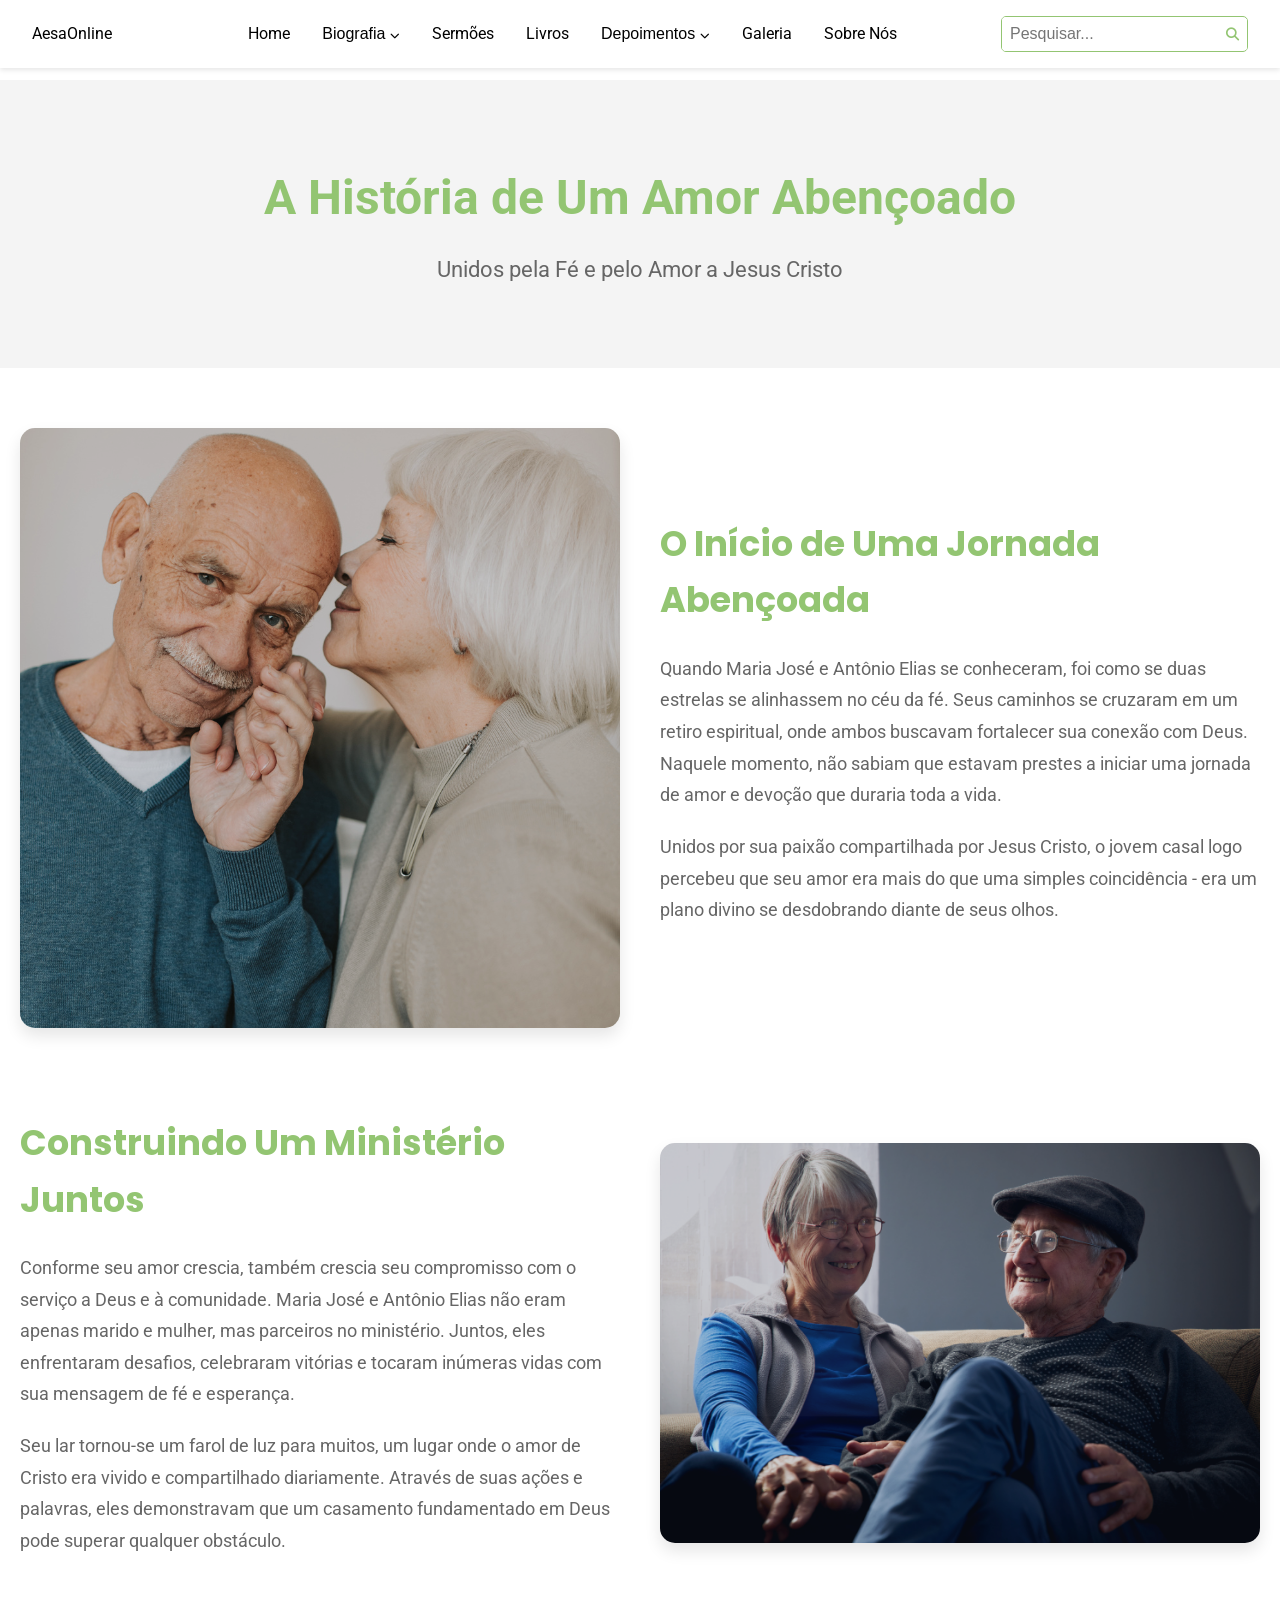
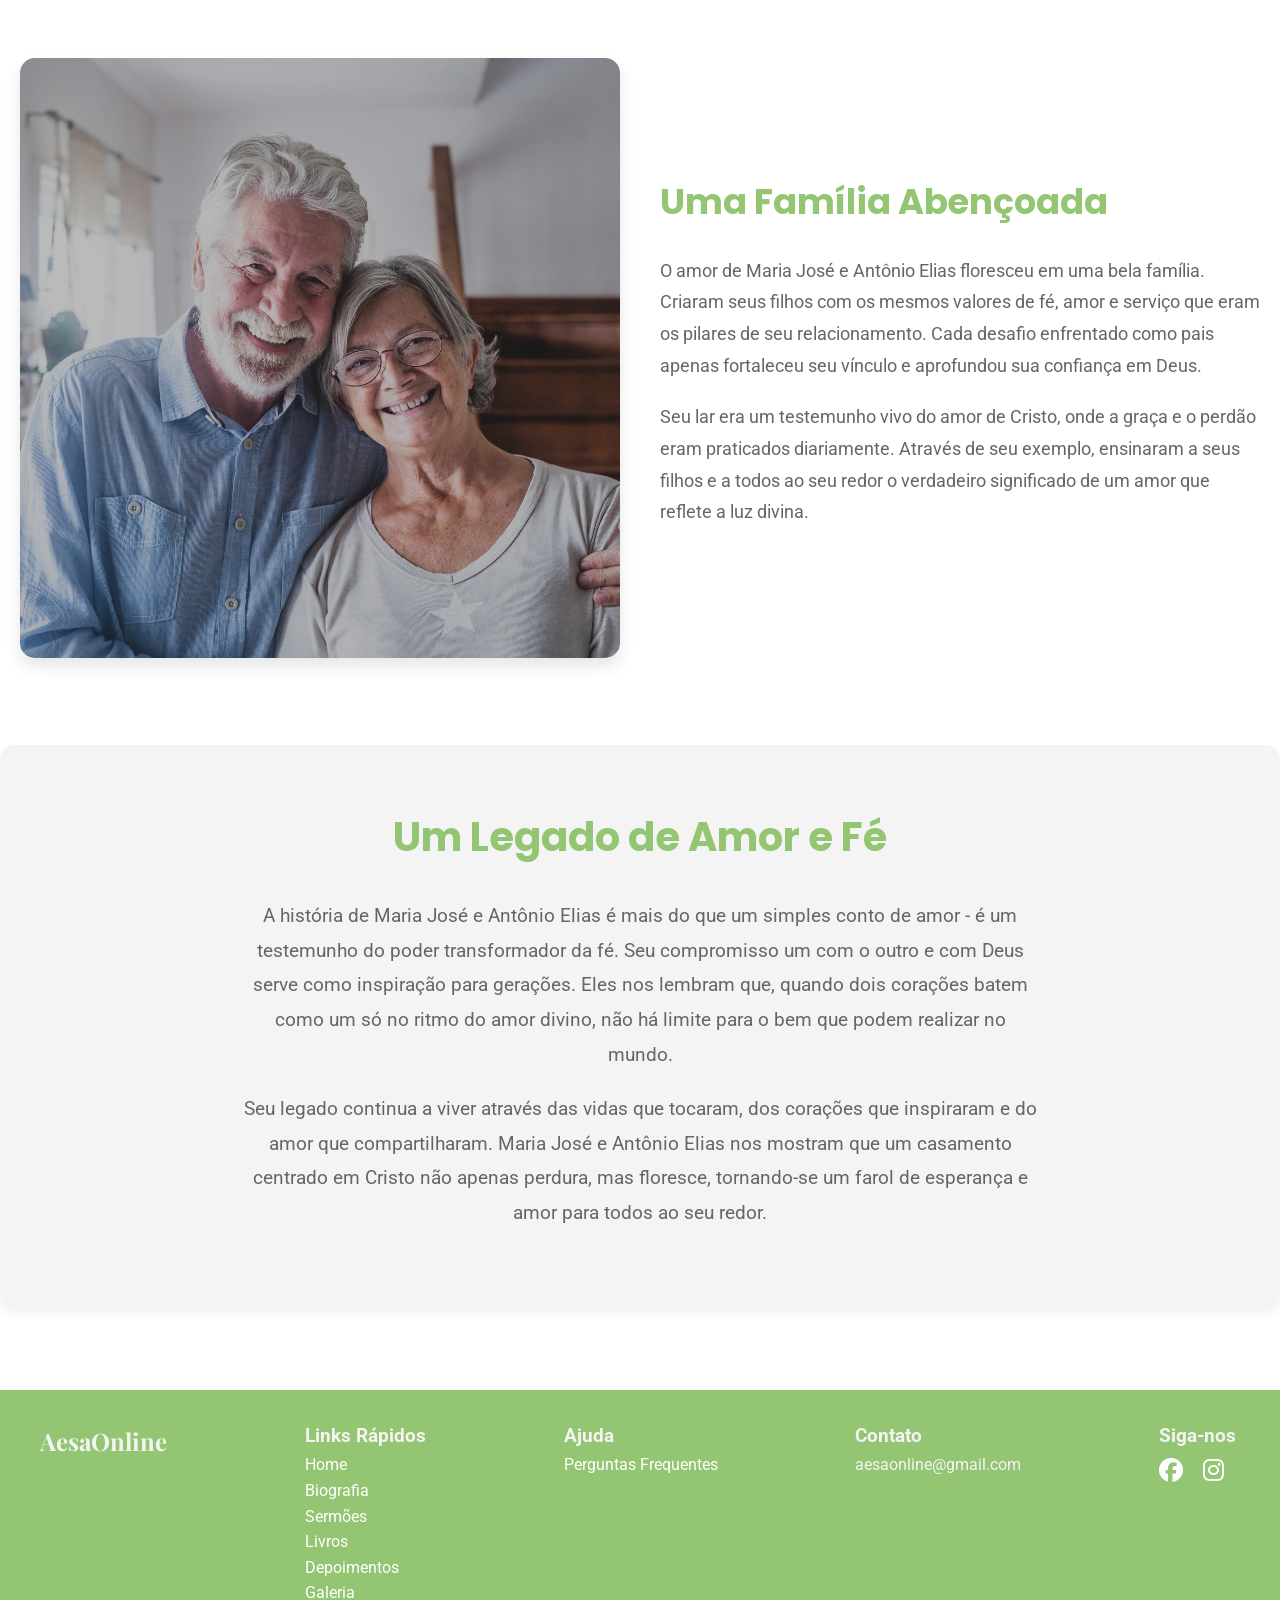
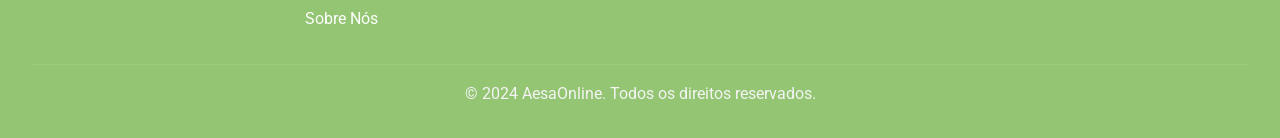
<file: assets-AESA/historia-casal.html>
<!DOCTYPE html>
<html lang="pt-BR">

<head>
  <meta charset="UTF-8">
  <meta name="viewport" content="width=device-width, initial-scale=1.0">
  <title>AesaOnline</title>
  <link rel="stylesheet" href="style.css">
  <link rel="stylesheet" href="https://cdnjs.cloudflare.com/ajax/libs/font-awesome/6.4.0/css/all.min.css">
</head>

<body>
  <header>
    <div class="logo">AesaOnline</div>
    <nav>
      <ul class="nav-links">
        <li><a href="index.html">Home</a></li>
        <li class="dropdown">
          <button class="nav-link dropdown-btn" data-dropdown="dropdown1" aria-haspopup="true" aria-expanded="false">
            Biografia <i class="fas fa-chevron-down"></i>
          </button>
          <div id="dropdown1" class="dropdown-content">
            <ul>
              <li><a href="maria-jose.html">Maria José Elias</a></li>
              <li><a href="antonio-elias.html">Antonio Elias</a></li>
              <li><a href="historia-casal.html">História do casal</a></li>
            </ul>
          </div>
        </li>
        <li><a href="sermoes.html">Sermões</a></li>
        <li><a href="livros.html">Livros</a></li>
        <li class="dropdown">
          <button class="nav-link dropdown-btn" data-dropdown="dropdown2" aria-haspopup="true" aria-expanded="false">
            Depoimentos <i class="fas fa-chevron-down"></i>
          </button>
          <div id="dropdown2" class="dropdown-content">
            <ul>
              <li><a href="cartas.html">Cartas</a></li>
            </ul>
          </div>
        </li>
        <li><a href="galeria.html">Galeria</a></li>
        <li><a href="#sobre-nos">Sobre Nós</a></li>
      </ul>
    </nav>
    <div class="search-container">
      <input type="text" id="search-input" placeholder="Pesquisar...">
      <button id="search-button"><i class="fas fa-search"></i></button>
    </div>
    <div class="icons-container">
      <div class="search-icon"><i class="fas fa-search"></i></div>
      <div class="menu-icon"><i class="fas fa-bars"></i></div>
    </div>
  </header>
  <main>
    <section class="historia-casal-hero">
      <h1>A História de Um Amor Abençoado</h1>
      <p>Unidos pela Fé e pelo Amor a Jesus Cristo</p>
    </section>

    <section class="historia-casal-section historia-casal-inicio">
      <div class="historia-casal-coluna historia-casal-imagem">
        <img src="images/casal-about-1.png" alt="O casal em seus primeiros anos juntos" class="fade-in">
      </div>
      <div class="historia-casal-coluna historia-casal-texto slide-in-right">
        <h2>O Início de Uma Jornada Abençoada</h2>
        <p>Quando Maria José e Antônio Elias se conheceram, foi como se duas estrelas se alinhassem no céu da fé. Seus
          caminhos se cruzaram em um retiro espiritual, onde ambos buscavam fortalecer sua conexão com Deus. Naquele
          momento, não sabiam que estavam prestes a iniciar uma jornada de amor e devoção que duraria toda a vida.</p>
        <p>Unidos por sua paixão compartilhada por Jesus Cristo, o jovem casal logo percebeu que seu amor era mais do
          que uma simples coincidência - era um plano divino se desdobrando diante de seus olhos.</p>
      </div>
    </section>

    <section class="historia-casal-section historia-casal-ministerio">
      <div class="historia-casal-coluna historia-casal-texto slide-in-left">
        <h2>Construindo Um Ministério Juntos</h2>
        <p>Conforme seu amor crescia, também crescia seu compromisso com o serviço a Deus e à comunidade. Maria José e
          Antônio Elias não eram apenas marido e mulher, mas parceiros no ministério. Juntos, eles enfrentaram desafios,
          celebraram vitórias e tocaram inúmeras vidas com sua mensagem de fé e esperança.</p>
        <p>Seu lar tornou-se um farol de luz para muitos, um lugar onde o amor de Cristo era vivido e compartilhado
          diariamente. Através de suas ações e palavras, eles demonstravam que um casamento fundamentado em Deus pode
          superar qualquer obstáculo.</p>
      </div>
      <div class="historia-casal-coluna historia-casal-imagem">
        <img src="images/casal-header-1.png" alt="O casal em seu ministério" class="fade-in">
      </div>
    </section>

    <section class="historia-casal-section historia-casal-familia">
      <div class="historia-casal-coluna historia-casal-imagem">
        <img src="images/casal-about.png" alt="O casal com sua família" class="fade-in">
      </div>
      <div class="historia-casal-coluna historia-casal-texto slide-in-right">
        <h2>Uma Família Abençoada</h2>
        <p>O amor de Maria José e Antônio Elias floresceu em uma bela família. Criaram seus filhos com os mesmos valores
          de fé, amor e serviço que eram os pilares de seu relacionamento. Cada desafio enfrentado como pais apenas
          fortaleceu seu vínculo e aprofundou sua confiança em Deus.</p>
        <p>Seu lar era um testemunho vivo do amor de Cristo, onde a graça e o perdão eram praticados diariamente.
          Através de seu exemplo, ensinaram a seus filhos e a todos ao seu redor o verdadeiro significado de um amor que
          reflete a luz divina.</p>
      </div>
    </section>

    <section class="historia-casal-section historia-casal-legado">
      <h2>Um Legado de Amor e Fé</h2>
      <p>A história de Maria José e Antônio Elias é mais do que um simples conto de amor - é um testemunho do poder
        transformador da fé. Seu compromisso um com o outro e com Deus serve como inspiração para gerações. Eles nos
        lembram que, quando dois corações batem como um só no ritmo do amor divino, não há limite para o bem que podem
        realizar no mundo.</p>
      <p>Seu legado continua a viver através das vidas que tocaram, dos corações que inspiraram e do amor que
        compartilharam. Maria José e Antônio Elias nos mostram que um casamento centrado em Cristo não apenas perdura,
        mas floresce, tornando-se um farol de esperança e amor para todos ao seu redor.</p>
    </section>
  </main>
  <footer>
    <div class="footer-content">
      <div class="footer-logo">AesaOnline</div>
      <div class="quick-links">
        <h3>Links Rápidos</h3>
        <ul>
            <li><a href="index.html">Home</a></li>
            <li><a href="#biografia">Biografia</a></li>
            <li><a href="sermoes.html">Sermões</a></li>
            <li><a href="livros.html">Livros</a></li>
            <li><a href="cartas.html">Depoimentos</a></li>
            <li><a href="galeria.html">Galeria</a></li>
            <li><a href="sobre-nos.html">Sobre Nós</a></li>
          </ul>
      </div>
      <div class="quick-links">
        <h3>Ajuda</h3>
        <ul>
            <li><a href="index.html">Perguntas Frequentes</a></li>
            
        </ul>
      </div>
      <div class="quick-links">
        <h3>Contato</h3>
        <ul>
          <li>aesaonline@gmail.com</li>
        
          
        </ul>
      </div>
      <div class="social-media">
        <h3>Siga-nos</h3>
        <a href="#"><i class="fab fa-facebook"></i></a>
        <a href="#"><i class="fab fa-instagram"></i></a>
        
      </div>
    </div>
    <div class="copyright">
      &copy; 2024 AesaOnline. Todos os direitos reservados.
    </div>
  </footer>
  
  <script src="script.js"></script>
</body>

</html>
</file>
<file: livros-style.css>
@import url('https://fonts.googleapis.com/css2?family=Poppins:wght@300;400;600;700&display=swap');

body {
    font-family: 'Poppins', sans-serif;
    line-height: 1.6;
    color: #333;
    background-color: #f8f9fa;
    margin: 0;
    padding: 0;
}

main .livros-main {
    max-width: 1200px;
    
    margin: 0 auto;
    padding: 2rem;
    position: relative;
    box-sizing: border-box;
}

h1, h2, h3 {
    font-weight: 600;
}

/* Estilos para a página de listagem de livros */
.livros-hero {
    max-width: 1200px;
    margin: 80px auto 3rem;
    padding: 4.5rem 2rem;
    background: linear-gradient(135deg, var(--primary-color), #7ab555);
    border-radius: 8px;
    text-align: center;
}

.livros-hero h1 {
    font-size: 2.5rem;
    margin-bottom: 1.5rem;
    color: white;
}

.livros-hero p {
    font-size: 1.2rem;
    max-width: 600px;
    margin: 0 auto;
    opacity: 0.9;
    padding-bottom: 2rem;
    color: white;
}

#livros-container {
    max-width: 1200px;
    margin: 8rem auto 4rem;
    padding: 0 2rem;
    display: grid;
    gap: 2rem;
}

.livro-item {
    display: -webkit-flex;
    display: -ms-flexbox;
    display: flex;
    -webkit-flex-direction: column;
    -ms-flex-direction: column;
    flex-direction: column;
    background: #fff;
    -webkit-border-radius: 10px;
    -moz-border-radius: 10px;
    border-radius: 10px;
    -webkit-box-shadow: 0 4px 6px rgba(0,0,0,0.1);
    -moz-box-shadow: 0 4px 6px rgba(0,0,0,0.1);
    box-shadow: 0 4px 6px rgba(0,0,0,0.1);
    overflow: hidden;
    -webkit-transition: -webkit-transform 0.3s ease;
    transition: -webkit-transform 0.3s ease;
    -o-transition: transform 0.3s ease;
    transition: transform 0.3s ease;
    transition: transform 0.3s ease, -webkit-transform 0.3s ease;
    position: relative;
    width: 100%;
    max-width: 220px;
    margin: 0 auto;
}

.livro-item:hover {
    -webkit-transform: translateY(-5px);
    -moz-transform: translateY(-5px);
    -ms-transform: translateY(-5px);
    -o-transform: translateY(-5px);
    transform: translateY(-5px);
    -webkit-box-shadow: 0 6px 12px rgba(0,0,0,0.15);
    -moz-box-shadow: 0 6px 12px rgba(0,0,0,0.15);
    box-shadow: 0 6px 12px rgba(0,0,0,0.15);
}

.livro-item .livro-imagem {
    width: 100%;
    height: 250px;
    overflow: hidden;
    position: relative;
}

.livro-item .livro-imagem img {
    width: 80%;
    height: 100%;
    object-fit: cover;
    display: block;
    margin: 0 auto;
}

.livro-item:hover .livro-imagem img {
    transform: scale(1.05);
}

.livro-item .livro-titulo {
    font-size: 1.1rem;
    color: #2c3e50;
    margin: 1rem 0 0.5rem;
    padding: 0 1rem;
}

.livro-item .livro-autor {
    color: #7f8c8d;
    font-style: italic;
    padding: 0 1rem 1rem;
}

.livro-item {
    position: relative;
    overflow: hidden;
}

.livro-item .ver-livro {
    position: absolute;
    bottom: 0;
    left: 0;
    right: 0;
    height: 2px;
    background: linear-gradient(to right, var(--primary-color), #7ab555);
    transition: height 0.3s ease;
    text-decoration: none;
    color: transparent;
    display: flex;
    align-items: center;
    justify-content: center;
}

/* Esconder o texto inicialmente */
.ver-livro span {
    display: none;
}

/* Expandir no hover */
.livro-item:hover .ver-livro {
    height: 40px;
    color: #fff;
    font-weight: 500;
    letter-spacing: 0.5px;
    text-transform: uppercase;
    font-size: 0.9rem;
}

/* Mostrar o texto apenas quando expandido */
.livro-item:hover .ver-livro span {
    display: inline-block;
}

/* Garantir que não haja flash de texto */
.ver-livro:link,
.ver-livro:visited,
.ver-livro:active {
    color: transparent;
    text-decoration: none;
}

/* Dropdown Categorias - Desktop */
.categorias-dropdown {
    position: absolute;
    width: 200px;
    margin-top: -1rem;
    left: 50%;
    -webkit-transform: translateX(-600px);
    -moz-transform: translateX(-600px);
    -ms-transform: translateX(-600px);
    -o-transform: translateX(-600px);
    transform: translateX(-600px);
    z-index: 1000;
}

.livros-hero,
#livros-container {
    max-width: 1200px;
    margin-left: auto;
    margin-right: auto;
    padding: 80px 2rem;
}

.categorias-btn {
    width: 100%;
    padding: 0.75rem 1rem;
    background: linear-gradient(to right, var(--primary-color), #7ab555);
    color: #fff;
    border: none;
    border-radius: 5px;
    cursor: pointer;
    display: flex;
    justify-content: space-between;
    align-items: center;
    font-weight: 500;
    text-transform: uppercase;
    font-size: 0.9rem;
    box-shadow: 0 4px 15px rgba(0,0,0,0.1);
}

.categorias-btn:hover {
    transform: translateY(-2px);
    box-shadow: 0 6px 20px rgba(0,0,0,0.15);
}

.categorias-btn i {
    margin-left: 10px;
    transition: transform 0.3s ease;
}

.categorias-dropdown:hover .categorias-btn i {
    transform: rotate(180deg);
    -webkit-transform: rotate(180deg);
    -moz-transform: rotate(180deg);
    -ms-transform: rotate(180deg);
    -o-transform: rotate(180deg);
}

/* Suporte para Safari */
@supports (-webkit-touch-callout: none) {
    .categorias-dropdown:hover .categorias-btn i {
        -webkit-transform: rotate(180deg);
    }
}

/* Suporte para Firefox */
@-moz-document url-prefix() {
    .categorias-dropdown:hover .categorias-btn i {
        -moz-transform: rotate(180deg);
    }
}

.categorias-conteudo {
    position: absolute;
    top: calc(100% - 1px);
    left: 0;
    width: 100%;
    background: #fff;
    border-radius: 0 0 5px 5px;
    box-shadow: 0 2px 10px rgba(0,0,0,0.1);
    display: none;
}

.categorias-conteudo a {
    display: block;
    padding: 0.75rem 1rem;
    color: #333;
    text-decoration: none;
    transition: all 0.3s ease;
}

.categorias-conteudo a:hover {
    background-color: #f5f5f5;
    color: var(--primary-color);
}

@media (min-width: 1100px) {
    .categorias-dropdown:hover .categorias-conteudo {
        display: block !important;
    }
}

/* Mobile */
@media (max-width: 1100px) {
    .categorias-dropdown {
        width: 180px;
    }
    
    .categorias-btn {
        width: 180px;
    }
    
    .categorias-conteudo {
        width: 180px;
    }
}

/* Estilos para a página individual do livro */
.livro-detalhe {
    max-width: 1200px;
    margin: 6rem auto 2rem;
    padding: 0 2rem;
    box-sizing: border-box;
}

.livro-container {
    background: #fff;
    border-radius: 15px;
    -webkit-border-radius: 15px;
    -moz-border-radius: 15px;
    box-shadow: 0 10px 30px rgba(0,0,0,0.1);
    -webkit-box-shadow: 0 10px 30px rgba(0,0,0,0.1);
    -moz-box-shadow: 0 10px 30px rgba(0,0,0,0.1);
    padding: 3rem;
    margin-bottom: 3rem;
}

.livro-header {
    display: flex;
    display: -webkit-flex;
    display: -ms-flexbox;
    gap: 4rem;
    margin-bottom: 3rem;
    align-items: flex-start;
    flex-wrap: wrap;
}

.livro-capa {
    flex: 0 0 350px;
    -webkit-flex: 0 0 350px;
    -ms-flex: 0 0 350px;
}

.livro-capa img {
    width: 100%;
    max-height: 500px;
    object-fit: contain;
    border-radius: 10px;
    -webkit-border-radius: 10px;
    -moz-border-radius: 10px;
    box-shadow: 0 5px 15px rgba(0,0,0,0.15);
}

.livro-info-header {
    flex: 1;
    min-width: 300px;
}

.livro-info-header h1 {
    font-size: 2.8rem;
    color: #93c572;
    margin-bottom: 1rem;
    line-height: 1.2;
}

.livro-info-header p {
    font-size: 1.4rem;
    color: #7f8c8d;
    margin-bottom: 2rem;
    text-align: justify;
}

.livro-descricao {
    font-size: 1.1rem;
    line-height: 1.8;
    color: #34495e;
    margin-bottom: 2rem;
    text-align: justify;
    -webkit-hyphens: auto;
    -moz-hyphens: auto;
    hyphens: auto;
}

.livro-info-detalhes {
    display: grid;
    grid-template-columns: repeat(auto-fit, minmax(300px, 1fr));
    gap: 2rem;
    padding-top: 2rem;
}

.autor-info, 
.livro-detalhes {
    background: #f8f9fa;
    padding: 2rem;
    border-radius: 10px;
    -webkit-border-radius: 10px;
    -moz-border-radius: 10px;
}

.autor-info h2,
.livro-detalhes h2 {
    color: #93c572;
    font-size: 1.5rem;
    margin-bottom: 1rem;
    padding-bottom: 0.5rem;
    border-bottom: 2px solid #f0f0f0;
}

.livro-detalhes ul {
    list-style: none;
    padding: 0;
}

.livro-detalhes li {
    margin-bottom: 0.8rem;
    color: #34495e;
    display: flex;
    align-items: center;
    font-size: 1.1rem;
}

.livro-detalhes li:before {
    content: "•";
    color: #93c572;
    margin-right: 0.5rem;
}

.livro-acoes {
    display: flex;
    gap: 1rem;
    margin-top: 2rem;
    flex-wrap: wrap;
}

.livro-btn{
    padding: 1rem 2rem;
    border: none;
    border-radius: 50px;
    -webkit-border-radius: 50px;
    -moz-border-radius: 50px;
    font-weight: 600;
    font-size: 1rem;
    cursor: pointer;
    transition: all 0.3s ease;
    -webkit-transition: all 0.3s ease;
    text-transform: uppercase;
    letter-spacing: 0.5px;
    display: inline-flex;
    align-items: center;
    justify-content: center;
    min-width: 180px;
}

.btn  i {
    margin-right: 0.5rem;
}

#baixar-epub {
    background: var(--primary-color);
    color: white;
}

#baixar-pdf {
    background: #4a7a50;
    color: white;
}

#audio-livro {
    background: #5a9a60;
    color: white;
}

.livro-btn:hover {
    transform: translateY(-2px);
    -webkit-transform: translateY(-2px);
    box-shadow: 0 5px 15px rgba(0,0,0,0.2);
    -webkit-box-shadow: 0 5px 15px rgba(0,0,0,0.2);
}

/* Player de Áudio */
#audio-player {
    background: #f8f9fa;
    padding: 2rem;
    border-radius: 10px;
    -webkit-border-radius: 10px;
    margin-top: 2rem;
}

#audio-player h3 {
    color: #93c572;
    margin-bottom: 1.5rem;
}

#audio-chapters {
    list-style: none;
    padding: 0;
    margin-bottom: 1.5rem;
}

#audio-chapters li {
    padding: 1rem;
    background: #fff;
    margin-bottom: 0.5rem;
    border-radius: 5px;
    -webkit-border-radius: 5px;
    cursor: pointer;
    transition: all 0.3s ease;
    -webkit-transition: all 0.3s ease;
}

#audio-chapters li:hover {
    background: #eee;
}

#audio-chapters li.playing {
    background: var(--primary-color);
    color: white;
}

#audio-element {
    width: 100%;
    margin-top: 1rem;
}

/* Responsividade */
@media (max-width: 1200px) {
    .livro-detalhe {
        padding: 0 1.5rem;
    }
    
    .livro-container {
        padding: 2rem;
    }
    
    .livro-header {
        gap: 3rem;
    }
}

@media (max-width: 992px) {
    .livro-capa {
        flex: 0 0 300px;
        -webkit-flex: 0 0 300px;
        -ms-flex: 0 0 300px;
    }
    
    .livro-header {
        gap: 2rem;
    }
}

@media (max-width: 768px) {
    .livro-detalhe {
        padding: 0 1rem;
        margin: 5rem auto 1rem;
    }
    
    .livro-container {
        padding: 1.5rem;
        border-radius: 10px;
    }
    
    .livro-header {
        flex-direction: column;
        -webkit-flex-direction: column;
        -ms-flex-direction: column;
        gap: 2rem;
    }
    
    .livro-capa {
        flex: none;
        -webkit-flex: none;
        -ms-flex: none;
        max-width: 280px;
        margin: 0 auto;
    }
    
    .livro-info-header {
        min-width: 100%;
    }
    
    .livro-info-detalhes {
        grid-template-columns: 1fr;
        gap: 1.5rem;
    }

    .livro-info-header h1 {
        font-size: 2.2rem;
        text-align: center;
    }
    
    .livro-info-header p {
        font-size: 1.2rem;
        text-align: center;
    }
    
    .autor-info h2,
    .livro-detalhes h2 {
        font-size: 1.3rem;
    }
}

@media (max-width: 480px) {
    .livro-container {
        padding: 1rem;
    }
    
    .livro-capa {
        max-width: 240px;
    }
    
    .livro-info-header h1 {
        font-size: 1.8rem;
    }

    .livro-info-header p {
        font-size: 1.1rem;
    }

    .livro-descricao {
        font-size: 1rem;
        line-height: 1.6;
    }

    .livro-detalhes li {
        font-size: 1rem;
    }

    .livro-detalhe {
        margin: 4rem auto 1rem;
    }
}

/* Suporte para navegadores antigos */
@supports not (display: grid) {
    .livro-info-detalhes {
        display: flex;
        display: -webkit-flex;
        display: -ms-flexbox;
        flex-wrap: wrap;
        -webkit-flex-wrap: wrap;
        -ms-flex-wrap: wrap;
    }
    
    .autor-info, 
    .livro-detalhes {
        flex: 1 1 300px;
        -webkit-flex: 1 1 300px;
        -ms-flex: 1 1 300px;
        margin: 1rem;
    }
}

/* Suporte para Safari */
@supports (-webkit-touch-callout: none) {
    .livro-header {
        display: -webkit-flex;
    }
}

/* Suporte para Firefox */
@-moz-document url-prefix() {
    .livro-header {
        display: flex;
    }
}

/* Responsividade aprimorada */
@media (min-width: 1200px) {
    #livros-container {
        -ms-grid-columns: repeat(5, 1fr);
        -webkit-grid-template-columns: repeat(5, 1fr);
        grid-template-columns: repeat(5, 1fr);
    }
    
    .livro-item {
        max-width: 220px;
    }
    
    .livro-item .livro-imagem {
        height: 280px;
    }
}

@media (max-width: 1199px) and (min-width: 992px) {
    #livros-container {
        grid-template-columns: repeat(4, 1fr); /* 4 colunas */
        gap: 1.5rem;
    }
    
    .livro-item {
        max-width: 200px;
    }
    
    .livro-item .livro-imagem {
        height: 260px;
    }
}

@media (max-width: 991px) and (min-width: 768px) {
    #livros-container {
        grid-template-columns: repeat(3, 1fr); /* 3 colunas */
        gap: 1.5rem;
    }
    
    .livro-item {
        max-width: 190px;
    }
    
    .livro-item .livro-imagem {
        height: 240px;
    }
}

@media (max-width: 767px) and (min-width: 576px) {
    #livros-container {
        grid-template-columns: repeat(2, 1fr); /* 2 colunas */
        gap: 1rem;
        padding: 1.5rem;
    }
    
    .livro-item {
        max-width: 180px;
    }
    
    .livro-item .livro-imagem {
        height: 220px;
    }
    
    .livros-hero {
        margin: 60px 1rem 2rem;
        padding: 2rem 1rem;
    }
    
    .livros-hero h1 {
        font-size: 2rem;
    }
}

@media (max-width: 575px) {
    #livros-container {
        grid-template-columns: repeat(2, 1fr);
        gap: 1rem;
        padding: 1rem;
    }
    
    .livro-item {
        max-width: 160px;
    }
    
    .livro-item .livro-imagem {
        height: 200px;
    }
    
    .livro-item .livro-titulo {
        font-size: 0.9rem;
        padding: 0.5rem;
    }
    
    .livro-item .livro-autor {
        font-size: 0.8rem;
        padding: 0 0.5rem 0.5rem;
    }
}

@media (max-width: 375px) {
    #livros-container {
        grid-template-columns: repeat(2, 1fr);
        gap: 0.8rem;
        padding: 0.8rem;
    }
    
    .livro-item {
        max-width: 140px;
    }
    
    .livro-item .livro-imagem {
        height: 180px;
    }
}

/* Ajustes do hero para todas as telas */
@media (max-width: 768px) {
    .livros-hero {
        margin: 60px 1rem 2rem;
        padding: 2rem 1rem;
    }
    
    .livros-hero h1 {
        font-size: 1.8rem;
    }
    
    .livros-hero p {
        font-size: 0.9rem;
        padding: 0 1rem;
    }
}

/* Adicionar melhorias de acessibilidade */
.livro-item:focus-visible,
.livro-btn:focus-visible {
    outline: 2px solid var(--primary-color);
    outline-offset: 2px;
}

/* Adicionar configurações do carrossel e livros que estavam no style.css */

/* Carrossel de livros */
.book-showcase {
    padding: 4rem 2rem;
    background-color: #f8f8f8;
    overflow: hidden;
    text-align: center;
}

.book-carousel {
    padding: 0 40px;
    max-width: 100%;
}

.book-item {
    display: flex;
    flex-direction: column;
    align-items: center;
}

.book-item img {
    width: 120px;
    height: auto;
    transition: var(--transition-default);
}

.book-info h6 {
    font-size: 0.7rem;
    margin-bottom: 0.25rem;
}

.book-info p {
    font-size: 0.6rem;
    color: #666;
    margin-bottom: 0.25rem;
}

/* Controles do carrossel */
.swiper-pagination-bullets {
    bottom: 10px;
    display: none;
}

.swiper-pagination-bullet {
    width: 8px;
    height: 8px;
    border-radius: 50%;
    background: #000;
    opacity: .2;
}

.swiper-pagination-bullet-active {
    opacity: 1;
    background: var(--primary-color);
}

.swiper-button-next,
.swiper-button-prev {
    background-color: hsla(42, 21%, 76%, .7);
    color: #000000;
    width: 44px;
    font-weight: 900;
    height: 60px;
    border-radius: 8px;
    box-shadow: var(--shadow-sm);
    transition: var(--transition-default);
}

.swiper-button-next:after,
.swiper-button-prev:after {
    font-size: 0.6rem;
    font-weight: bolder;
}

/* Media queries do carrossel */
@media (max-width: 768px) {
    .book-item img {
        width: 135px;
    }
    
    .book-carousel {
        padding: 0;
    }
    
    .swiper-button-next,
    .swiper-button-prev {
        display: none;
    }
    
    .swiper-pagination-bullets {
        display: block;
    }
    
    .book-info h3 {
        font-size: 0.8rem;
    }
    
    .book-info p {
        font-size: 0.7rem;
    }
}

@media (max-width: 480px) {
    .book-item img {
        width: 130px;
    }
    
    .book-info h3 {
        font-size: 0.7rem;
    }
    
    .book-info p {
        font-size: 0.6rem;
    }
}

/* Configuração da seção de livros */
.livros-cont {
    background-image: url('images/LivrosIMG.jpg');
    background-repeat: no-repeat;
    background-position: center;
    background-size: cover;
    width: 100%;
    display: flex;
    justify-content: center;
    align-items: center;
}

/* Media queries específicas para livros */
@media (max-width: 550px) {
    .livros-container {
        min-height: 330px;
    }
}

/* Adicionar animação de loading para os livros */
@keyframes fadeInUp {
    from {
        opacity: 0;
        transform: translateY(20px);
    }
    to {
        opacity: 1;
        transform: translateY(0);
    }
}

/* Cada livro aparece com um pequeno delay */
.livro-item:nth-child(1) { animation-delay: 0.1s; }
.livro-item:nth-child(2) { animation-delay: 0.2s; }
.livro-item:nth-child(3) { animation-delay: 0.3s; }
.livro-item:nth-child(4) { animation-delay: 0.4s; }
.livro-item:nth-child(5) { animation-delay: 0.5s; }

.livros-hero,
#livros-container {
    max-width: 1200px;
    margin-left: auto;
    margin-right: auto;
}

/* Compatibilidade para o botão ver-livro */
.livro-item .ver-livro {
    -webkit-transform: translateZ(0);
    transform: translateZ(0);
    -webkit-backface-visibility: hidden;
    backface-visibility: hidden;
    -webkit-transition: all 0.3s ease;
    -moz-transition: all 0.3s ease;
    transition: all 0.3s ease;
    background: -webkit-linear-gradient(to right, var(--primary-color), #7ab555);
    background: -moz-linear-gradient(to right, var(--primary-color), #7ab555);
    background: linear-gradient(to right, var(--primary-color), #7ab555);
}

/* Garantir compatibilidade com Safari */
.livro-item {
    -webkit-backface-visibility: hidden;
    backface-visibility: hidden;
    -webkit-transform: translateZ(0);
    transform: translateZ(0);
}

.livro-item .livro-imagem img {
    -webkit-transform: translateZ(0);
    transform: translateZ(0);
    -webkit-backface-visibility: hidden;
    backface-visibility: hidden;
}

/* Media Queries */
@media (max-width: 1200px) {
    .categorias-dropdown {
        transform: translateX(-50%);
        left: calc(2rem + 100px); /* Reposiciona o dropdown */
        margin-top: -1rem;
    }

    .livros-hero,
    #livros-container {
        margin-left: 2rem;
        margin-right: 2rem;
    }
}

@media (max-width: 768px) {
    .livros-hero {
        padding: 3rem 1.5rem;
        margin-top: 60px;
        margin-bottom: 2rem;
    }

    .livros-hero h1 {
        font-size: 2rem;
        margin-bottom: 1rem;
    }

    .livros-hero p {
        font-size: 1rem;
        padding: 0 1rem;
    }

    .categorias-dropdown {
        width: 180px;
        left: 2rem; /* Alinha à esquerda em telas menores */
        transform: none;
    }

    #livros-container {
        grid-template-columns: repeat(auto-fit, minmax(140px, 1fr));
        gap: 1.5rem;
        margin: 5rem 1rem 3rem;
        padding: 1rem;
    }

    .livro-item .livro-imagem {
        height: 200px;
    }

    .livro-item .livro-titulo {
        font-size: 0.9rem;
    }

    .livro-item .livro-autor {
        font-size: 0.8rem;
    }
}

@media (max-width: 480px) {
    .livros-hero h1 {
        font-size: 1.8rem;
    }

    .categorias-dropdown {
        width: 160px;
    }

    #livros-container {
        grid-template-columns: repeat(auto-fit, minmax(120px, 1fr));
        gap: 1rem;
        margin: 4rem 1rem 2rem;
    }

    .livro-item .livro-imagem {
        height: 180px;
    }
}

@media (max-width: 320px) {
    .livros-hero h1 {
        font-size: 1.5rem;
    }

    .livros-hero p {
        font-size: 0.9rem;
    }

    #livros-container {
        grid-template-columns: repeat(auto-fit, minmax(100px, 1fr));
    }

    .livro-item .livro-imagem {
        height: 150px;
    }
}

/* Grid responsivo de livros */
#livros-container {
    max-width: 1200px;
    margin: 8rem auto 4rem;
    padding: 0 2rem;
    display: grid;
    gap: 2rem;
}

/* Hero responsivo */
.livros-hero {
    max-width: 1200px;
    margin: 80px auto 3rem;
    padding: 4.5rem 2rem;
    background: linear-gradient(135deg, var(--primary-color), #7ab555);
    border-radius: 8px;
    text-align: center;
}

/* Responsividade */
@media (min-width: 1400px) {
    #livros-container {
        grid-template-columns: repeat(5, minmax(200px, 1fr));
    }
}

@media (min-width: 1100px) and (max-width: 1399px) {
    #livros-container {
        grid-template-columns: repeat(4, minmax(220px, 1fr));
        gap: 1.5rem;
    }
    
    .livro-item {
        max-width: none;
    }
}

@media (min-width: 768px) and (max-width: 1099px) {
    #livros-container {
        grid-template-columns: repeat(3, minmax(200px, 1fr));
        gap: 1.5rem;
    }
}

@media (min-width: 576px) and (max-width: 767px) {
    #livros-container {
        grid-template-columns: repeat(2, minmax(180px, 1fr));
        gap: 1.5rem;
        padding: 0 1.5rem;
    }

    .livros-hero {
        padding: 3rem 1.5rem;
        margin: 60px auto 2rem;
    }
}

@media (max-width: 575px) {
    #livros-container {
        grid-template-columns: repeat(2, minmax(140px, 1fr));
        gap: 1rem;
        padding: 0 1rem;
    }

    .livros-hero {
        padding: 2rem 1rem;
        margin: 50px auto 1.5rem;
    }
}

@media (max-width: 360px) {
    #livros-container {
        grid-template-columns: 1fr;
        gap: 1rem;
    }

    .livro-item {
        max-width: 220px;
        margin: 0 auto;
    }
}

/* Textos justificados */
.autor-info p {
    text-align: justify;
    line-height: 1.6;
}

.livro-detalhes p {
    text-align: justify;
    line-height: 1.6;
}

@media (max-width: 768px) {
    .livro-info-header h1 {
        text-align: center; /* Mantém o título centralizado */
    }
}
</file>
<file: style.css>
@import url('https://fonts.googleapis.com/css2?family=Playfair+Display:wght@400;700&family=Roboto:wght@300;400;700&display=swap');

@import url('https://fonts.googleapis.com/css2?family=Poppins:ital,wght@0,100;0,200;0,300;0,400;0,500;0,600;0,700;0,800;0,900;1,100;1,200;1,300;1,400;1,500;1,600;1,700;1,800;1,900&display=swap');



/* Adicionar ao style.css e usar em ambos os arquivos */
:root {
    --primary-color: #93c572;
    --secondary-color: #93c572;
    --text-color: #000000;
    --background-color: #ffffff;
    --white: #ffffff;
    --shadow-sm: 0 4px 6px rgba(0,0,0,0.1);
    --shadow-md: 0 6px 12px rgba(0,0,0,0.15);
    --border-radius: 10px;
    --spacing-sm: 0.5rem;
    --spacing-md: 1rem;
    --spacing-lg: 2rem;
    --transition-default: all 0.3s ease;
}

* {
    margin: 0;
    padding: 0;
    -webkit-box-sizing: border-box;
    -moz-box-sizing: border-box;
    box-sizing: border-box;
    max-width: 100%;
}

body {
    font-family: 'Poppins', sans-serif;
    line-height: 1.6;
    color: var(--text-color);
    background-color: var(--background-color);
    padding-top: 80px;
    -webkit-font-smoothing: antialiased;
    -moz-osx-font-smoothing: grayscale;
    min-height: 100vh;
    display: flex;
    flex-direction: column;
    margin: 0;
    max-width: 100%;
    overflow-x: hidden;
    -webkit-overflow-scrolling: touch; /* Suaviza a rolagem no iOS */
}

header {
    background-color: var(--white);
    padding: 1rem 2rem;
    position: fixed;
    width: 100%;
    top: 0;
    left: 0;
    right: 0;
    z-index: 1000;
    display: flex;
    justify-content: space-between;
    align-items: center;
    
}

.logo a{
    font-family: 'Poppins', sans-serif;
    font-size: 2rem;
    font-weight: 500;
    color: var(--primary-color);
    text-decoration: none;
}
.logo span{
    font-size: 25px;
}
nav {
    display: flex;
}

.nav-links {
    display: flex;
    list-style-type: none;
    align-items: center;
}

.nav-links li {
    margin-left: 2rem;
    position: relative;
}

.nav-links a {
    color: var(--text-color);
    text-decoration: none;
    transition: color 0.3s ease;
}

.nav-links a:hover {
    color: var(--primary-color);
}

.nav-links .dropdown > a {
    display: flex;
    align-items: center;
}
.fa-chevron-down, .fa-chevron-up{
   font-size: 0.6rem;
}

.nav-links .dropdown > a i {
    margin-left: 5px;
    transition: transform 0.7s ease;
    font-size: 0.6rem;
    position: relative;
    top: 1px; /* Ajusta ligeiramente a posição vertical */
}

.nav-links .dropdown:hover > a i {
    transform: rotate(180deg);
}
/*.dropdown-btn{
    background-color: transparent;
    border: none;
    cursor: pointer;
    font-size: 1rem;
    color: var(--text-color);
    font-weight: 400;

}
.dropdown-btn:hover .fa-chevron-down{
    transform: rotate(180deg);
    transition: transform 0.5s ease;
}

.dropdown{
    position: relative;
}
.dropdown-content {
    display: none;
    position: absolute;
    top: 25px;
    left: 0;
    background-color: #fff;
    min-width: 200px;
   /* box-shadow: 0 8px 16px rgba(0,0,0,0.1);
    z-index: 1000;
    transition: 0.3s ease-in-out;
    
    
}
    


.dropdown-content ul {
    list-style-type: none;
    padding: 0;
}

.dropdown-content li {
    margin: 0;
}
.dropdown-content a {
   
    transition: background-color 0.5s ease;
    display: block;
    padding: 10px 15px;
    color: var(--text-color);
    text-decoration: none;
    
}


.dropdown-content a:hover {
    background-color: var(--secondary-color);
    color: var(--white);
}

.dropdown:hover .dropdown-content {
    display: block;
}*/

.search-container {
    display: flex;
    align-items: center;
   /* margin-left: 1rem;*/
    border: 1px solid var(--secondary-color);
    border-radius: 5px;
    overflow: hidden;
}

#search-input {
    padding: 0.5rem;
    border: none;
    font-size: 1rem;
}

#search-button {
    background-color: var(--white);
    color: var(--primary-color);
    border: none;
    padding: 0.5rem;
    cursor: pointer;
    transition: background-color 0.3s ease;
}

#search-button:hover {
    background-color: var(--secondary-color);
    color: var(--white);
}

.search-icon, .menu-icon {
    display: none;
    font-size: 1.2rem;
    color: var(--primary-color);
    cursor: pointer;
}
.fa-xmark{
    font-size: 1.5rem;
}

.icons-container {
    display: none;
}

main {
    flex: 1;
    position: relative;
    z-index: 1;
}

.hero {
    position: relative;
    width: 100%;
    max-width: 100%;
    height: 0;
    padding-bottom: 66.64%; /* (933/1400) * 100 = 66.64% - proporção exata da imagem */
    display: flex;
    justify-content: center;
    align-items: center;
    border-radius: 10px;
    -webkit-border-radius: 10px;
    -moz-border-radius: 10px;
   
    overflow: hidden;
}

.hero::before {
    content: '';
    position: absolute;
    top: 0;
    left: 0;
    right: 0;
    bottom: 0;
    background-image: url('images/amor-1.jpg');
    background-repeat: no-repeat;
    background-position: center;
    background-size: 100% 100%;
    width: 100%;
    height: 100%;
}

.hero-content {
    position: absolute;
    bottom: 0;
    left: 0;
    width: 100%;
    padding: 2rem;
}

.hero h1, .hero h2 {
    margin-bottom: 1rem;
}

.two-columns {
    display: flex;
    align-items: center;
    justify-content: space-between; /*alterei isso*/
    padding: 3rem 0;
    background-color: var(--white);
    min-height: 450px;
    height: auto;
}

.two-columns:nth-child(even) {
    background-color: white;
}

/* Estilo base comum para todas as imagens */
.image-column, .mensagen, .galeria, .depoimentos, .sobre-nos {
    position: relative;
    width: 100%;
    height: 0;
    padding-bottom: 58%; /* (501/864) * 100 = 58% */
    background-repeat: no-repeat;
    background-position: center;
    background-size: contain;
    display: -webkit-flex;
    display: -moz-flex;
    display: flex;
    -webkit-justify-content: center;
    -moz-justify-content: center;
    justify-content: center;
    margin-right: 4rem;
    margin-left: 4rem;
    -webkit-border-radius: 10px;
    -moz-border-radius: 10px;
    border-radius: 10px;
    overflow: hidden;
    -webkit-backface-visibility: hidden;
    -moz-backface-visibility: hidden;
    backface-visibility: hidden;
    -webkit-transform: translate3d(0, 0, 0);
    -moz-transform: translate3d(0, 0, 0);
    transform: translate3d(0, 0, 0);
    -webkit-perspective: 1000;
    -moz-perspective: 1000;
    perspective: 1000;
}

/* Imagens específicas */
.image-column {
    background-image: url('images/EncontroIMG.jpg');
}

.mensagens {
    background-image: url('images/MensagensIMG.jpg');
}

.livros-cont {
    background-image: url('images/LivrosIMG.jpg');
}

.galeria {
    background-image: url('images/Esbocos.jpg');
    background-position: center; /* Alterado de 'left' para 'center' */
    background-size: contain; /* Mantendo 'contain' para preservar a proporção */
}
.depoimentos {
    background-image: url('images/DepoimentosIMG.jpg');
    background-position: center;
    background-size: contain;
}

.sobre-nos {
    background-image: url('images/SobreIMG.jpg');
    background-position: center;
    background-size: contain;
}

.image-column, .text-column{
    flex: 1 1 50%;
    padding: 1rem;
}
/* Estilos gerais (válidos para todas as larguras) */
.logo a {
    font-size: 1.2rem;
}
.logo span {
    font-size: 16px;
}

/* Estilos para telas pequenas (até 375px) */
@media (max-width: 375px) {
    .galeria,
    .sobre-nos {
        min-height: 280px;/*260*/
    }
    .hero,
    .encontro {
        min-height: 360px;
    }
    .mensagens {
        min-height: 270px;
    }
    .depoimentos {
        min-height: 260px;
    }
}

/* Estilos para telas médias (de 390px a 767px) */
@media (min-width: 390px) and (max-width: 767px) {
    .logo a {
        font-size: 1.5rem;
    }
    .logo span {
        font-size: 20px;
    }
   
    .mensagens {
        min-height: 300px; /*360*/
    }
    .galeria {
        min-height: 300px;
    }
    .hero{
        min-height: 350px;
    }
}

/* Estilos para telas médias/grandes (de 768px a 991px) */
@media (min-width: 768px) and (max-width: 991px) {
   
    .depoimentos,
    .encontro,
    .hero,
    .sobre-nos {
        min-height: 630px;
    }
    .mensagens {
        min-height: 600px;
    }
    .livros-cont {
        min-height: 485px; /*385*/
    }
    .galeria {
        min-height: 550px;
    }
   
}

/* Estilos para telas grandes (992px em diante) */
@media (min-width: 992px) {
    .logo a {
        font-size: 1.5rem; /* tamanho maior para telas grandes */
    }
    
    .depoimentos,
    .galeria,
    .mensagens,
    .encontro,
    .sobre-nos {
        min-height: 750px;
    }
    .livros-cont {
        min-height: 520px;
    }
    .hero{
        min-height: 800px;
    }
}

/* Estilos para telas extra grandes (1100px em diante) */
@media (min-width: 1100px) {
   
    .depoimentos,
    .encontro,
    .livros-cont,
    .sobre-nos {
        min-height: 320px;
    }
    .mensagens
     {
        min-height: 350px;
    }
    .galeria {
        min-height: 350px;
    }
    .logo a {
        font-size: 1.2rem; /* ajusta o tamanho da logo */
    }
    .logo span {
        font-size: 18px;
    }
}


.text-column p{
 /* flex: 0 0 60%; /* Aumenta a largura da coluna de texto */
    margin: 0;
    padding: 2rem;
}
.btn-livro{
    display: flex;
    justify-content: center;
    align-items: center;
}
.fa-times{
    font-size: 1.5rem;
}
.image-column img {
    position: absolute;
    top: 0;
    left: 0;
    width: 100%;
    height: 100%;
    object-fit: contain;
}

.image-column img:hover {
    transform: scale(1.05);
}

h2 {
    font-family: 'Poppins', sans-serif;
    font-size: 2.5rem;
    margin-bottom: 1rem;
    color: var(--primary-color);
}
.titulo-biografia{
    font-family: 'Poppins', sans-serif;
    font-size: 1.6rem;
    margin-bottom: 1rem;
    color: rgba(0, 0, 0, 0.5);
    text-align: center;
    margin-top: 2rem;
    font-weight: 600;
    padding: 0 2rem;
    

}
.hero-title {
    font-size: 3rem; /* Tamanho base para telas maiores */
    line-height: 1.2;
    margin-bottom: 1rem;
    color: #ffffff; /* ou a cor que preferir */
    text-shadow: 2px 2px 4px rgba(0,0,0,0.5);
}

.hero-subtitle {
    font-size: 1.8rem; /* Tamanho base para telas maiores */
    line-height: 1.3;
    color: #ffffff; /* ou a cor que preferir */
    text-shadow: 1px 1px 2px rgba(0,0,0,0.5);
}


.btn {
    display: inline-block;
    background-color: var(--primary-color);
    color: var(--white);
    padding: 0.8rem 1.5rem;
    text-decoration: none;
    border-radius: 5px;
    font-weight: bold;
    transition: background-color 0.3s ease, transform 0.3s ease;
    margin-top: 20px;
}

.btn:hover {
    background-color: var(--secondary-color);
    transform: translateY(-3px);
}

.livros-cont{
    background-image: url('images/LivrosIMG.jpg');
    background-repeat: no-repeat;
    background-position: center;
    background-size: cover;
    width: 100%;
   
    display: flex;
    justify-content: center;
    align-items: center;
}
/*PÁGINA LIVRO INDIVIDUAL*/
/* Adicione isso ao seu arquivo style.css existente */



  
/* ... (mantenha o CSS anterior) ... */

/* Ajustes para a seção de livros publicados */

/* ... (mantenha o resto do CSS) ... */
/* Adicione isso ao seu CSS */
.swiper-pagination-bullets {
    bottom: 10px;
    display: none;
}

.swiper-pagination-bullet {
    width: 8px;
    height: 8px;
    display: inline-block;
    border-radius: 50%;
    background: #000;
    opacity: .2;
}

.swiper-pagination-bullet-active {
    opacity: 1;
    background: var(--primary-color);
}

.swiper-button-next,
.swiper-button-prev {
    background-color: hsla(42, 21%, 76%, .7);
    color: #000000;
    width: 44px;
    font-weight: 900;
    height: 60px;
    border-radius: 8px;
    box-shadow: 0 2px 5px rgba(0,0,0,0.1);
    transition: background-color 0.3s ease;
    position: absolute;
    top: 50%;
    transform: translateY(-50%);
   
}

.swiper-button-next:after,
.swiper-button-prev:after {
    font-size: 0.6rem;
    font-weight: bolder;
}


footer {
    background-color: var(--primary-color);
    color: #f4f4f4;
    padding: 2rem;
    flex-shrink: 0;
}

.footer-content {
    display: flex;
    justify-content: space-between;
    max-width: 1200px;
    margin: 0 auto;
}

.footer-logo {
    font-family: 'Playfair Display', serif;
    font-size: 1.5rem;
    font-weight: 700;
}

.quick-links ul {
    list-style-type: none;
}

.quick-links a {
    color: var(--white);
    text-decoration: none;
}

.social-media a {
    color: var(--white);
    font-size: 1.5rem;
    margin-right: 1rem;
}

.copyright {
    text-align: center;
    margin-top: 2rem;
    padding-top: 1rem;
    border-top: 1px solid rgba(255,255,255,0.1);
}

.fade-in {
    opacity: 0;
    transform: translateY(20px);
    transition: opacity 0.5s ease, transform 0.5s ease;
}

.fade-in.appear {
    opacity: 1;
    transform: translateY(0);
}

@keyframes fadeInUp {
    from {
        opacity: 0;
        transform: translateY(20px);
    }
    to {
        opacity: 1;
        transform: translateY(0);
    }
}






/*PÁGINA SERMÕES*/


/* Estilos para a seção de sermões */
.sermoes-playlist {
    min-height: calc(100vh - 80px - 300px); /* altura da viewport - header - footer */
    padding: 2rem;
    display: flex;
    flex-wrap: wrap;
    gap: 2rem;
    max-width: 1200px;
    margin: 4rem auto;
    background-color: #fff;
    border-radius: 10px;
    box-shadow: 0 0 10px rgba(0,0,0,0.1);
    
}

.coluna-player, .coluna-playlist {
    flex: 1;
    min-width: 300px;
}
.coluna-player{
    display: flex;
    flex-direction: column;
    align-items: center;
    text-align: center;
}
.capa-sermao {
    width: 100%;
    max-width: 300px;
    height: auto;
    margin-bottom: 1rem;
    border-radius: 5px;
    object-fit: cover;
}

#sermao-atual {
    font-size: 1.2rem;
    margin-bottom: 0.5rem;
    width: 100%;
    color: #93c572;
}

#autor-atual {
    font-size: 0.9rem;
    color:#93c572;;
    margin-bottom: 1rem;
    width: 100%;
}

.controles-player {
    display: flex;
    justify-content: center;
    gap: 1rem;
    margin-top: 1rem;
    width: 100%;
}

.controles-player button {
    background-color: #93c572;
    color: white;
    border: none;
    border-radius: 50%;
    width: 40px;
    height: 40px;
    font-size: 1.2rem;
    cursor: pointer;
    display: flex;
    align-items: center;
    justify-content: center;
}

.controles-player button:hover {
    background-color: #15853b;
}

.progress-bar {
    width: 100%;
    height: 8px;
    background-color: #e0e0e0;
    border-radius: 4px;
    overflow: hidden;
    margin: 10px 0;
    position: relative;
}

.progress {
    width: var(--progress, 0%);
    height: 100%;
    background-color: #15853b;
    border-radius: 4px;
    position: absolute;
    left: 0;
    top: 0;
    transition: width 0.3s ease;
}

.time-display {
    text-align: center;
    font-size: 0.9rem;
    color: #666;
    margin-top: 0.5rem;
    width: 100%;
}

.barra-pesquisa {
    display: flex;
    margin-bottom: 1rem;
}

.barra-pesquisa input {
    flex-grow: 1;
    padding: 0.5rem;
    border: 1px solid #ddd;
    border-right: none;
    border-radius: 5px 0 0 5px;
}

.barra-pesquisa button {
    background-color: #93c572;;
    color: white;
    border: none;
    padding: 0.5rem 1rem;
    cursor: pointer;
    border-radius: 0 5px 5px 0;
}

.lista-sermoes {
    list-style-type: none;
    padding: 0;
    max-height: 400px;
    overflow-y: auto;
}

.lista-sermoes li {
    padding: 10px;
    border-bottom: 1px solid #eee;
    cursor: pointer;
    display: flex;
    justify-content: space-between;
    align-items: center;
}

.lista-sermoes li:hover {
    background-color: #f0f0f0;
}

.lista-sermoes li.active, .lista-sermoes li.active .sermon-duration{
    /*background-color: #007bff;*/
    color: #15853b;
}

.sermon-title {
    font-weight: 400;
   
}

.sermon-duration {
    color: #666;
}





/* Estilos para a página Maria José */
/* Estilos para a página Maria José */
.maria-jose-hero {
    background-color: #ffffff;
    text-align: center;
    padding: 80px 20px;
    margin-bottom: 60px;
}

.maria-jose-hero h1 {
    font-size: 3em;
    margin-bottom: 15px;
    color: #93c572;
}

.maria-jose-hero p {
    font-size: 1.4em;
    color: #666;
}

.maria-jose-section {
    margin-bottom: 80px;
    padding: 0 20px;
}

.maria-jose-biografia, .maria-jose-realizacoes {
    display: flex;
    flex-wrap: wrap;
    align-items: center;
    justify-content: space-between;
    gap: 40px;
}

.maria-jose-coluna {
    flex-basis: calc(50% - 20px);
}

.maria-jose-imagem img {
    max-width: 100%;
  
    transition: transform 0.3s ease;
}

.maria-jose-imagem img:hover {
    transform: scale(1.05);
}

.maria-jose-texto h2 {
    font-size: 2.2em;
    margin-bottom: 25px;
    color: #93c572;
}

.maria-jose-texto p {
    font-size: 1.1em;
    line-height: 1.8;
    margin-bottom: 20px;
    color: #666;
}

.maria-jose-texto ul {
    font-size: 1.1em;
    line-height: 1.8;
    margin-bottom: 20px;
    padding-left: 25px;
    color: #666;
}

.maria-jose-legado {
    text-align: center;
    background-color: #f9f9f9;
    padding: 60px 20px;
    border-radius: 15px;
    box-shadow: 0 4px 8px rgba(0,0,0,0.05);
}

.maria-jose-legado h2 {
    font-size: 2.5em;
    margin-bottom: 30px;
    color: #93c572;
}

.maria-jose-legado p {
    font-size: 1.2em;
    max-width: 800px;
    margin: 0 auto 20px;
    line-height: 1.8;
    color: #666;
}

/* Animações */
.fade-in {
    opacity: 0;
    transition: opacity 1s ease-in, transform 0.5s ease-out;
}

.slide-in-left {
    transform: translateX(-100px);
    opacity: 0;
    transition: transform 0.8s ease-out, opacity 0.8s ease-out;
}

.slide-in-right {
    transform: translateX(100px);
    opacity: 0;
    transition: transform 0.8s ease-out, opacity 0.8s ease-out;
}





/* Estilos para a página Antônio Elias */
.antonio-elias-hero {
    background-color: #ffffff;
    text-align: center;
    padding: 80px 20px;
    margin-bottom: 60px;
}

.antonio-elias-hero h1 {
    font-size: 3em;
    margin-bottom: 15px;
    color: #93c572;
}

.antonio-elias-hero p {
    font-size: 1.4em;
    color: #666;
}

.antonio-elias-section {
    margin-bottom: 80px;
    padding: 0 20px;
}

.antonio-elias-biografia, .antonio-elias-ministerio {
    display: flex;
    flex-wrap: wrap;
    align-items: center;
    justify-content: space-between;
    gap: 40px;
}

.antonio-elias-coluna {
    flex-basis: calc(50% - 20px);
}

.antonio-elias-imagem img {
    max-width: 100%;
   
    transition: transform 0.3s ease;
}

.antonio-elias-imagem img:hover {
    transform: scale(1.05);
}

.antonio-elias-texto h2 {
    font-size: 2.2em;
    margin-bottom: 25px;
    color: #93c572;
}

.antonio-elias-texto p {
    font-size: 1.1em;
    line-height: 1.8;
    margin-bottom: 20px;
    color: #666;
}

.antonio-elias-texto ul {
    font-size: 1.1em;
    line-height: 1.8;
    margin-bottom: 20px;
    padding-left: 25px;
    color: #666;
}

.antonio-elias-legado {
    text-align: center;
    background-color: #f4f4f4;
    padding: 60px 20px;
    border-radius: 15px;
    box-shadow: 0 4px 8px rgba(0,0,0,0.05);
}

.antonio-elias-legado h2 {
    font-size: 2.5em;
    margin-bottom: 30px;
    color: #93c572;
}

.antonio-elias-legado p {
    font-size: 1.2em;
    max-width: 800px;
    margin: 0 auto 20px;
    line-height: 1.8;
    color: #666;
}



/* Estilos para a página História do Casal */
.historia-casal-hero {
    background-color: #ffffff;
    text-align: center;
    padding: 80px 20px;
    margin-bottom: 60px;
}

.historia-casal-hero h1 {
    font-size: 3em;
    margin-bottom: 15px;
    color: #93c572;
}

.historia-casal-hero p {
    font-size: 1.4em;
    color: #666;
}

.historia-casal-section {
    margin-bottom: 80px;
    padding: 0 20px;
}

.historia-casal-inicio, .historia-casal-ministerio, .historia-casal-familia {
    display: flex;
    flex-wrap: wrap;
    align-items: center;
    justify-content: space-between;
    gap: 40px;
}

.historia-casal-coluna {
    flex-basis: calc(50% - 20px);
}

.historia-casal-imagem img {
    max-width: 100%;
  
    transition: transform 0.3s ease;
}

.historia-casal-imagem img:hover {
    transform: scale(1.05);
}

.historia-casal-texto h2 {
    font-size: 2.2em;
    margin-bottom: 25px;
    color: #93c572;
}

.historia-casal-texto p {
    font-size: 1.1em;
    line-height: 1.8;
    margin-bottom: 20px;
    color: #666;
}

.historia-casal-legado {
    text-align: center;
    background-color: #f4f4f4;
    padding: 60px 20px;
    border-radius: 15px;
    box-shadow: 0 4px 8px rgba(0,0,0,0.05);
}

.historia-casal-legado h2 {
    font-size: 2.5em;
    margin-bottom: 30px;
    color: #93c572;
}

.historia-casal-legado p {
    font-size: 1.2em;
    max-width: 800px;
    margin: 0 auto 20px;
    line-height: 1.8;
    color: #666;
}



/* Estilos para a página de Cartas */
.cartas-container {
    max-width: 1200px;
    margin: 0 auto;
    padding: 2rem;
  }
  
  .cartas-hero {
    text-align: center;
    margin-bottom: 4rem;
  }
  
  .cartas-hero h1 {
    font-size: 3rem;
    color: #93c572;
    margin-bottom: 1rem;
  }
  
  .cartas-hero p {
    font-size: 1.2rem;
    color: #666;
  }
  
  .carta-item {
    display: flex;
    align-items: center;
    margin-bottom: 4rem;
    background-color: #f9f9f9;
    border-radius: 10px;
    overflow: hidden;
    box-shadow: 0 4px 6px rgba(0, 0, 0, 0.1);
  }
  
  .carta-imagem {
    flex: 1;
    padding: 2rem;
  }
  
  .carta-img {
    max-width: 100%;
    height: auto;
    border-radius: 5px;
  }
  
  .carta-conteudo {
    flex: 2;
    padding: 2rem;
  }
  
  .carta-conteudo h2 {
    font-size: 1.8rem;
    color: #93c572;
    margin-bottom: 1rem;
  }
  
  .carta-conteudo p {
    font-size: 1.1rem;
    line-height: 1.6;
    color: #333;
    margin-bottom: 1rem;
  }
  
  .carta-autor {
    font-style: italic;
    color: #666;
  }
  
  .cartas-conclusao {
    text-align: center;
    margin-top: 4rem;
  }
  
  .cartas-conclusao h2 {
    font-size: 2rem;
    color: #93c572;
    margin-bottom: 1rem;
  }
  
  .cartas-conclusao p {
    font-size: 1.2rem;
    color: #666;
  }
  
 

  
  /* Animações AOS (Animate On Scroll) */
  [data-aos] {
    opacity: 0;
    transition-property: opacity, transform;
  }
  
  [data-aos].aos-animate {
    opacity: 1;
  }
  
  [data-aos="flip-left"] {
    transform: perspective(2500px) rotateY(-100deg);
  }
  
  [data-aos="flip-right"] {
    transform: perspective(2500px) rotateY(100deg);
  }
  
  [data-aos="flip-up"] {
    transform: perspective(2500px) rotateX(-100deg);
  }
  
  [data-aos="flip-down"] {
    transform: perspective(2500px) rotateX(100deg);
  }
  
  [data-aos].aos-animate {
    transform: perspective(2500px) rotateY(0) rotateX(0);
  }

  /* Estilos para a página Sobre Nós */
.sobre-nos-container {
    max-width: 1200px;
    margin: 0 auto;
    padding: 2rem;
  }
  
  .sobre-nos-hero {
    text-align: center;
    margin-bottom: 4rem;
  }
  
  .sobre-nos-hero h1 {
    font-size: 3rem;
    color: #93c572;
    margin-bottom: 1rem;
  }
  
  .sobre-nos-hero p {
    font-size: 1.2rem;
    color: #666;
  }
  
  .sobre-nos-missao,
  .sobre-nos-valores,
  .sobre-nos-projetos {
    display: flex;
    align-items: center;
    margin-bottom: 4rem;
    gap: 2rem;
  }
  
  .sobre-nos-content,
  .sobre-nos-image {
    flex: 1;
  }
  
  .sobre-nos-content h2 {
    font-size: 2rem;
    color: #93c572;
    margin-bottom: 1rem;
  }
  
  .sobre-nos-content p,
  .sobre-nos-content ul {
    font-size: 1.1rem;
    line-height: 1.6;
    color: #333;
  }
  
  .sobre-nos-content ul {
    padding-left: 1.5rem;
  }
  
  .rounded-image {
    width: 100%;
    border-radius: 10px;
    box-shadow: 0 4px 6px rgba(0, 0, 0, 0.1);
  }
  
  .sobre-nos-impacto {
    text-align: center;
    margin-bottom: 4rem;
  }
  
  .sobre-nos-impacto h2 {
    font-size: 2rem;
    color: #93c572;
    margin-bottom: 2rem;
  }
  
  .impacto-grid {
    display: grid;
    grid-template-columns: repeat(auto-fit, minmax(200px, 1fr));
    gap: 2rem;
  }
  
  .impacto-item {
    background-color: #f9f9f9;
    padding: 2rem;
    border-radius: 10px;
    box-shadow: 0 4px 6px rgba(0, 0, 0, 0.1);
  }
  
  .impacto-item i {
    font-size: 3rem;
    color: #93c572;
    margin-bottom: 1rem;
  }
  
  .impacto-item h3 {
    font-size: 2rem;
    color: #93c572;
    margin-bottom: 0.5rem;
  }
  
  .impacto-item p {
    font-size: 1rem;
    color: #666;
  }
  
  .sobre-nos-participe {
    text-align: center;
    background-color: #f9f9f9;
    padding: 4rem 2rem;
    border-radius: 10px;
    box-shadow: 0 4px 6px rgba(0, 0, 0, 0.1);
  }
  
  .sobre-nos-participe h2 {
    font-size: 2rem;
    color: #93c572;
    margin-bottom: 1rem;
  }
  
  .sobre-nos-participe p {
    font-size: 1.1rem;
    color: #333;
    margin-bottom: 2rem;
  }
  
  .btn-participe {
    display: inline-block;
    background-color: #93c572;
    color: #fff;
    padding: 0.8rem 2rem;
    border-radius: 5px;
    text-decoration: none;
    font-size: 1.1rem;
    transition: background-color 0.3s ease;
  }
  
  .btn-participe:hover {
    background-color: #2c4632;
  }
  



/* Responsividade */
@media screen and (max-width: 1100px) {
    .nav-links {
        display: none;
        position: absolute;
        top: 100%;
        left: 0;
        width: 100%;
        background-color: var(--white);
        flex-direction: column;
        align-items: flex-start;
        padding: 1rem;
        box-shadow: 0 2px 5px rgba(0,0,0,0.1);
    }

    .nav-links.active {
        display: flex;
    }

    .nav-links li {
        margin: 0.5rem 0;
        width: 100%;
        list-style-type: none;
    }
    /*.dropdown {
        width: 100%;
    }
    .dropdown-btn {
        justify-content: space-between;
        width: 100%;
        display: flex;
        align-items: center;
    }

    .dropdown-content {
        display: none;
        padding-left: 1rem;
        width: 100%;
        box-shadow: none;
        background-color: #f1f1f1;
        position: static;
    }
    .dropdown-content a {
        padding-left: 30px;
    }

    .dropdown-content.active {
        display: block;
    }*/

    .search-container {
        display: none;
    }

    .icons-container {
        display: flex;
        align-items: center;
    }

    .search-icon, .menu-icon {
        display: block;
        margin-left: 1rem;
    }

    header {
        justify-content: space-between;
    }

    .search-container.active {
        display: flex;
        position: absolute;
        top: 100%;
        left: 0;
        width: 100%;
        padding: 1rem;
        background-color: var(--white);
        box-shadow: 0 2px 5px rgba(0,0,0,0.1);
    }

    .search-container.active #search-input {
        flex-grow: 1;
        width: calc(100% - 40px);
    }
   
    .two-columns {
        flex-direction: column;
    }

  
    .footer-content {
        flex-direction: column;
       /* align-items: center;
        text-align: center;*/
    }

    .footer-content > div {
        margin-bottom: 2rem;
    }
}

@media (max-width: 1024px) {
  /*  .livros-grid {
        grid-template-columns: repeat(4, 1fr);
    }*/
}

@media (max-width: 992px) {
    .historia-casal-coluna {
        flex-basis: 100%;
    }

    .historia-casal-inicio, .historia-casal-ministerio, .historia-casal-familia {
        flex-direction: column;
    }

    .historia-casal-hero h1 {
        font-size: 2.5em;
    }

    .historia-casal-hero p {
        font-size: 1.2em;
    }

    .historia-casal-texto h2 {
        font-size: 2em;
    }

    .historia-casal-texto p {
        font-size: 1em;
    }

    .historia-casal-legado h2 {
        font-size: 2.2em;
    }

    .historia-casal-legado p {
        font-size: 1.1em;
    }
    .antonio-elias-coluna {
        flex-basis: 100%;
    }

    .antonio-elias-biografia, .antonio-elias-ministerio {
        flex-direction: column;
    }

    .antonio-elias-hero h1 {
        font-size: 2.5em;
    }

    .antonio-elias-hero p {
        font-size: 1.2em;
    }

    .antonio-elias-texto h2 {
        font-size: 2em;
    }

    .antonio-elias-texto p, .antonio-elias-texto ul {
        font-size: 1em;
    }

    .antonio-elias-legado h2 {
        font-size: 2.2em;
    }

    .antonio-elias-legado p {
        font-size: 1.1em;
    }
    .maria-jose-coluna {
        flex-basis: 100%;
    }

    .maria-jose-biografia, .maria-jose-realizacoes {
        flex-direction: column;
    }

    .maria-jose-hero h1 {
        font-size: 2.5em;
    }

    .maria-jose-hero p {
        font-size: 1.2em;
    }

    .maria-jose-texto h2 {
        font-size: 2em;
    }

    .maria-jose-texto p, .maria-jose-texto ul {
        font-size: 1em;
    }

    .maria-jose-legado h2 {
        font-size: 2.2em;
    }

    .maria-jose-legado p {
        font-size: 1.1em;
    }
}

   

@media (max-width: 768px) {
    .hero-title {
        font-size: 2.5rem;
    }
    .hero-subtitle {
        font-size: 1.5rem;
    }
    .two-columns {
        flex-direction: column;
    }
  
    .image-column, .text-column {
        flex: 0 0 100%;
        padding: 1rem;
    }
  
    .image-column img {
        max-width: 100%; /* Permite que a imagem ocupe toda a largura em telas menores */
    }
   
    .sermoes-playlist {
        flex-direction: column;
    }
  
   
    .sobre-nos-missao,
    .sobre-nos-valores,
    .sobre-nos-projetos {
      flex-direction: column;
    }
  
    .sobre-nos-hero h1 {
      font-size: 2.5rem;
    }
  
    .sobre-nos-content h2 {
      font-size: 1.8rem;
    }
  
    .sobre-nos-content p,
    .sobre-nos-content ul {
      font-size: 1rem;
    }
  
    .impacto-grid {
      grid-template-columns: repeat(auto-fit, minmax(150px, 1fr));
    }
  
    .impacto-item i {
      font-size: 2.5rem;
    }
  
    .impacto-item h3 {
      font-size: 1.8rem;
    }
    .carta-item {
        flex-direction: column;
      }
    
      .carta-imagem, .carta-conteudo {
        width: 100%;
      }
    
      .cartas-hero h1 {
        font-size: 2.5rem;
      }
    
      .carta-conteudo h2 {
        font-size: 1.5rem;
      }
    
      .carta-conteudo p, .cartas-conclusao p {
        font-size: 1rem;
      }
      .historia-casal-hero {
        padding: 60px 20px;
    }

    .historia-casal-hero h1 {
        font-size: 2.2em;
    }

    .historia-casal-hero p {
        font-size: 1.1em;
    }

    .historia-casal-texto h2 {
        font-size: 1.8em;
    }

    .historia-casal-legado {
        padding: 40px 20px;
    }

    .historia-casal-legado h2 {
        font-size: 2em;
    }
    .antonio-elias-hero {
        padding: 60px 20px;
    }

    .antonio-elias-hero h1 {
        font-size: 2.2em;
    }

    .antonio-elias-hero p {
        font-size: 1.1em;
    }

    .antonio-elias-texto h2 {
        font-size: 1.8em;
    }

    .antonio-elias-legado {
        padding: 40px 20px;
    }

    .antonio-elias-legado h2 {
        font-size: 2em;
    }
    .maria-jose-hero {
        padding: 60px 20px;
    }

    .maria-jose-hero h1 {
        font-size: 2.2em;
    }

    .maria-jose-hero p {
        font-size: 1.1em;
    }

    .maria-jose-texto h2 {
        font-size: 1.8em;
    }

    .maria-jose-legado {
        padding: 40px 20px;
    }

    .maria-jose-legado h2 {
        font-size: 2em;
    }
}

@media (max-width: 480px) {
   /* .livros-grid {
        grid-template-columns: repeat(2, 1fr);
    }*/
    .hero-title {
        font-size: 2rem;
    }
    .hero-subtitle {
        font-size: 1.2rem;
    }
}
/* Ajustes para telas menores */

@media (max-width: 550px) {
    .livros-container{
        min-height: 330px;
    }
}

/* Ajustes para telas muito pequenas */
@media screen and (max-width: 320px) {
    .hero-title {
        font-size: 1.8rem;
    }
    .hero-subtitle {
        font-size: 1rem;
    }
}

/* Adicione suporte para flexbox em navegadores mais antigos */
.flex-container {
    display: -webkit-box;
    display: -webkit-flex;
    display: -moz-box;
    display: -ms-flexbox;
    display: flex;
}

/* Adicione suporte para transformações em diferentes navegadores */
.transform-supported {
    -webkit-transform: translateY(-3px);
    -moz-transform: translateY(-3px);
    -ms-transform: translateY(-3px);
    -o-transform: translateY(-3px);
    transform: translateY(-3px);
}

/* Ajuste para telas muito grandes */
@media (min-width: 2000px) {
    .hero {
        max-width: 100%;
        margin: 0 auto;
    }
    
    .hero::before {
        background-size: contain;
        width: 100%;
        height: 100%;
    }
}

/* Responsividade */
@media (max-width: 768px) {
    .hero {
        padding-bottom: 66.64%; /* Mantém a mesma proporção */
    }
    
    .hero::before {
        background-size: 100% auto;
    }
}

@media (min-width: 769px) {
    .hero {
        padding-bottom: 66.64%; /* Mantém a mesma proporção */
    }
}

@media (min-width: 2000px) {
    .hero::before {
        background-size: 100% auto;
    }
}

/* Orientação paisagem em dispositivos móveis */
@media (max-width: 768px) and (orientation: landscape) {
    .hero {
        padding-bottom: 90vh;
    }
}

/* Responsividade */
@media (max-width: 768px) {
    .image-column, .mensagens, .livros-cont, .galeria {
        margin-right: 1rem;
        margin-left: 1rem;
        padding-bottom: 58%; /* Mantém a mesma proporção */
    }
}

@media (min-width: 769px) and (max-width: 1200px) {
    .image-column, .mensagens, .livros-cont, .galeria {
        margin-right: 2rem;
        margin-left: 2rem;
        background-size: contain;
    }
}

@media (min-width: 1201px) {
    .image-column, .mensagens, .livros-cont, .galeria {
        background-size: contain;
        max-width: calc(1200px - 8rem);
        margin: 0 auto;
    }
}

/* Suporte específico para Safari */
@supports (-webkit-touch-callout: none) {
    .image-column, .mensagens, .livros-cont, .galeria, .depoimentos, .sobre-nos {
        -webkit-transform: translateZ(0);
        -moz-transform: translateZ(0);
        transform: translateZ(0);
        -webkit-mask-image: -webkit-radial-gradient(white, black);
        mask-image: -webkit-radial-gradient(white, black);
    }
}

/* Classes utilitárias */
.flex-center {
    display: flex;
    justify-content: center;
    align-items: center;
}

.text-center {
    text-align: center;
}

.shadow {
    box-shadow: var(--shadow-sm);
}

.rounded {
    border-radius: var(--border-radius);
}

/* Melhorar acessibilidade */
:focus-visible {
    outline: 2px solid var(--primary-color);
    outline-offset: 2px;
}

/* Melhorar performance */
.animate-transform {
    will-change: transform;
    transition: var(--transition-default);
}

/* Desktop Dropdown (> 1100px) */
@media (min-width: 1101px) {
    .dropdown {
        position: relative;
        display: inline-block;
    }

    .dropdown-btn {
        background: none;
        border: none;
        outline: none;
        cursor: pointer;
        padding: 14px 16px;
        margin: 0;
        font-family: inherit;
        font-size: inherit;
        color: inherit;
    }

    .dropdown-content {
        display: none;
        position: absolute;
        background-color: var(--white);
        min-width: 200px;
        box-shadow: var(--shadow-md);
        z-index: 1;
        top: 100%;
        left: 0;
        list-style: none;
        padding: 0;
    }

    .dropdown-content li {
        margin: 0;
        padding: 0;
    }

    .dropdown-content a {
        color: black;
        padding: 12px 16px;
        text-decoration: none;
        display: block;
        text-align: left;
    }

    .dropdown-content a:hover {
        background-color: rgba(147, 197, 114, 0.1);
        color: #93c572;
    }

    .dropdown:hover .dropdown-content {
        display: block;
    }
}

/* Mobile Dropdown (≤ 1100px) */
@media (max-width: 1100px) {
    .dropdown-content {
        display: none;
        background-color: #f9f9f9;
        padding: 10px 0;
        border-radius: 8px;
        margin-top: 5px;
        box-shadow: 0 2px 5px rgba(0,0,0,0.1);
    }
    
    .dropdown-content.show {
        display: block;
        animation: fadeIn 0.3s ease;
    }
    
    .dropdown-content ul {
        list-style: none;
        padding: 0;
        margin: 0;
    }
    
    .dropdown-content a {
        color: #333;
        padding: 12px 20px;
        display: block;
        text-decoration: none;
        transition: all 0.3s ease;
    }
    
    .dropdown-content a:hover {
        background-color: rgba(147, 197, 114, 0.1);
        color: #93c572;
    }
    
    .dropdown-btn {
        display: flex;
        align-items: center;
        justify-content: space-between;
        width: 100%;
        /*padding: 12px 20px;*/
        background: none;
        border: none;
        color: #333;
        font-size: 16px;
        cursor: pointer;
        transition: all 0.3s ease;
    }
    
    .dropdown-btn.active {
        color: #93c572;
    }
    
    .dropdown-btn i.fa-chevron-down {
        font-size: 0.8rem;
        margin-left: 8px;
        transition: transform 0.3s ease;
        display: inline-block;
        -webkit-transition: transform 0.3s ease;
        -moz-transition: transform 0.3s ease;
        -o-transition: transform 0.3s ease;
    }
    
    .dropdown-btn.active i.fa-chevron-down {
        transform: scaleY(-1) !important;
        -webkit-transform: scaleY(-1) !important;
    }
    
    @keyframes fadeIn {
        from {
            opacity: 0;
            transform: translateY(-10px);
        }
        to {
            opacity: 1;
            transform: translateY(0);
        }
    }
}

/* Desktop (> 1100px) */
@media (min-width: 1100px) {
    header {
        background-color: var(--white);
        padding: 1rem 2rem;
        position: fixed;
        width: 100%;
        top: 0;
        left: 0;
        right: 0;
        z-index: 1000;
        /*box-shadow: var(--shadow-sm);*/
    }

    .navbar {
        display: flex;
        justify-content: space-between;
        align-items: center;
    }

    .nav-links {
        display: flex;
        list-style-type: none;
        align-items: center;
        margin: 0;
        padding: 0;
    }

    .nav-links a {
        color: var(--text-color);
        text-decoration: none;
        padding: 14px 16px;
        display: block;
        transition: color 0.3s ease;
    }

    .dropdown {
        position: relative;
    }

    .dropdown-btn {
        font-size: 16px;
        border: none;
        outline: none;
        color: var(--text-color);
        padding: 14px 16px;
        background-color: transparent;
        font-family: inherit;
        margin: 0;
        cursor: pointer;
        display: flex;
        align-items: center;
        gap: 5px;
    }

    .nav-links a:hover, 
    .dropdown:hover .dropdown-btn {
        color: var(--primary-color);
    }

    .dropdown-content,
    .dropdown-content ul,
    .dropdown-content li {
        list-style: none;
        margin: 0;
        padding: 0;
    }

    .dropdown-content {
        display: none;
        position: absolute;
        background-color: var(--white);
        min-width: 200px;
        box-shadow: var(--shadow-md);
        z-index: 1;
        border-radius: var(--border-radius);
        top: 100%;
        left: 0;
    }

    .dropdown-content a {
        color: var(--text-color);
        padding: 12px 16px;
        text-decoration: none;
        display: block;
        text-align: left;
    }

    .dropdown-content a:hover {
        background-color: rgba(147, 197, 114, 0.1);
        color: var(--primary-color);
    }

    .dropdown:hover .dropdown-content {
        display: block;
    }

    .dropdown-btn .fa-chevron-down {
        font-size: 0.6rem;
        margin-left: 5px;
        transition: transform 0.7s ease;
        display: inline-block; /* Garante que a transformação funcione */
    }

    li.dropdown:hover .dropdown-btn .fa-chevron-down {
        transform: rotate(180deg);
        -webkit-transform: rotate(180deg); /* Para Safari */
        -moz-transform: rotate(180deg); /* Para Firefox */
        -ms-transform: rotate(180deg); /* Para IE */
    }

    .dropdown > a i.fa-chevron-down {
        font-size: 0.6rem;
        margin-left: 5px;
        transition: transform 0.7s ease;
        position: relative;
        top: 1px;
    }

    .dropdown:hover > a i.fa-chevron-down {
        transform: rotate(180deg);
    }
}

/* Regras base para prevenir rolagem horizontal */
html, body {
    max-width: 100vw;
    width: 100%;
    overflow-x: hidden;
    margin: 0;
    padding: 0;
    -webkit-overflow-scrolling: touch;
}

/* Container principal - ajuste para header fixo */

.content-wrapper:not(header),
article {
    max-width: 100vw;
    
    overflow-x: hidden;
    box-sizing: border-box;
    padding-top: 80px; /* Ajuste este valor de acordo com a altura do seu header */
}

@media (max-width: 1100px) {
    main:not(.livros-main),
    .content-wrapper:not(header),
    section:not(.livros-hero), section:not(.livro-grid),
    article {
        padding-top: 60px; /* Altura menor para mobile */
    }
}

/* Preserva o layout do header */
header, 
.header-container,
.nav-menu {
    box-sizing: border-box;
    width: 100%;
    position: fixed;
    top: 0;
    left: 0;
    z-index: 1000; /* Garante que o header fique acima de outros elementos */
    background-color: white; /* Garante que o conteúdo não apareça por trás */
}

/* Imagens e mídia */
img, 
video, 
iframe {
    max-width: 100%;
    height: auto;
    object-fit: contain;
}

/* Textos longos */
p, 
h1, h2, h3, h4, h5, h6,
span,
a {
    overflow-wrap: break-word;
    word-wrap: break-word;
    word-break: break-word;
}

/* Tabelas responsivas */
table {
    max-width: 100%;
    overflow-x: auto;
    display: block;
}
</file>
<file: assets-AESA/style.css>
@import url('https://fonts.googleapis.com/css2?family=Playfair+Display:wght@400;700&family=Roboto:wght@300;400;700&display=swap');

@import url('https://fonts.googleapis.com/css2?family=Poppins:ital,wght@0,100;0,200;0,300;0,400;0,500;0,600;0,700;0,800;0,900;1,100;1,200;1,300;1,400;1,500;1,600;1,700;1,800;1,900&display=swap');



:root {
    --primary-color: #93c572;
    --secondary-color: #93c572;
    --text-color: #000000;
    --background-color: #ffffff;
    --white: #ffffff;
}

* {
    margin: 0;
    padding: 0;
    box-sizing: border-box;
}

body {
    font-family: 'Roboto', sans-serif;
    line-height: 1.6;
    color: var(--text-color);
    background-color: var(--background-color);
    padding-top: 80px;
}

header {
    background-color: var(--white);
    padding: 1rem 2rem;
    position: fixed;
    width: 100%;
    top: 0;
    left: 0;
    right: 0;
    z-index: 1000;
    display: flex;
    justify-content: space-between;
    align-items: center;
    box-shadow: 0 2px 5px rgba(0,0,0,0.1);
}

.logo a{
    font-family: 'Poppins', sans-serif;
    font-size: 2rem;
    font-weight: 700;
    color: var(--primary-color);
    text-decoration: none;
}

nav {
    display: flex;
}

.nav-links {
    display: flex;
    list-style-type: none;
    align-items: center;
}

.nav-links li {
    margin-left: 2rem;
    position: relative;
}

.nav-links a {
    color: var(--text-color);
    text-decoration: none;
    transition: color 0.3s ease;
}

.nav-links a:hover {
    color: var(--primary-color);
}

.nav-links .dropdown > a {
    display: flex;
    align-items: center;
}
.fa-chevron-down{
   font-size: 0.6rem;
}
.dropdown-btn{
    background-color: transparent;
    border: none;
    cursor: pointer;
    font-size: 1rem;
    color: var(--text-color);
    font-weight: 400;

}
.dropdown-btn:hover .fa-chevron-down{
    transform: rotate(180deg);
    transition: transform 0.5s ease;
}

.nav-links .dropdown > a i {
    margin-left: 5px;
    transition: transform 0.7s ease;
    font-size: 0.6rem;
    position: relative;
    top: 1px; /* Ajusta ligeiramente a posição vertical */
}

.nav-links .dropdown:hover > a i {
    transform: rotate(180deg);
}

.dropdown{
    position: relative;
}
.dropdown-content {
    display: none;
    position: absolute;
    top: 25px;
    left: 0;
    background-color: #fff;
    min-width: 200px;
   /* box-shadow: 0 8px 16px rgba(0,0,0,0.1);*/
    z-index: 1000;
    transition: 0.3s ease-in-out;
    
    
}
    


.dropdown-content ul {
    list-style-type: none;
    padding: 0;
}

.dropdown-content li {
    margin: 0;
}
.dropdown-content a {
   
    transition: background-color 0.5s ease;
    display: block;
    padding: 10px 15px;
    color: var(--text-color);
    text-decoration: none;
    
}


.dropdown-content a:hover {
    background-color: var(--secondary-color);
    color: var(--white);
}

.dropdown:hover .dropdown-content {
    display: block;
}

.search-container {
    display: flex;
    align-items: center;
   /* margin-left: 1rem;*/
    border: 1px solid var(--secondary-color);
    border-radius: 5px;
    overflow: hidden;
}

#search-input {
    padding: 0.5rem;
    border: none;
    font-size: 1rem;
}

#search-button {
    background-color: var(--white);
    color: var(--primary-color);
    border: none;
    padding: 0.5rem;
    cursor: pointer;
    transition: background-color 0.3s ease;
}

#search-button:hover {
    background-color: var(--secondary-color);
    color: var(--white);
}

.search-icon, .menu-icon {
    display: none;
    font-size: 1.2rem;
    color: var(--primary-color);
    cursor: pointer;
}

.icons-container {
    display: none;
}

main {
    position: relative;
    z-index: 1;
    
}

.hero {
    background-image: url('images/amor-1.jpg');
    background-repeat: no-repeat;
    background-position: center;
    background-size: cover;
    width: 100%;
    min-height: 550px;
    display: flex;
    justify-content: center;
    align-items: flex-end;
    border-radius: 10px;
  
}

.hero-content {
    /*background-color: rgba(0, 0, 0, 0.5);*/
    padding: 2rem;
    border-radius: 10px;
}

.hero h1, .hero h2 {
    margin-bottom: 1rem;
}

.two-columns {
    display: flex;
    align-items: center;
    justify-content: center; /*alterei isso*/
    padding: 3rem 0;
    background-color: var(--white);
}

.two-columns:nth-child(even) {
    background-color: white;
}
.image-column {
  /*flex: 0 0 40%; /* Reduz a largura da coluna da imagem */
    background-image: url(images/encontro.jpg);
    background-repeat: no-repeat;
    background-position: center;
    background-size: cover;
    width: 100%;
    min-height: 450px;
    display: flex;
    justify-content: center;


    padding: 2rem;
    margin-right: 4rem;
    margin-left: 4rem;
}
.mensagens{
    background-image: url(images/mensagens.jpg);
    background-repeat: no-repeat;
    background-position: center;
    background-size: cover;
    width: 100%;
    min-height: 350px;
    display: flex;
    justify-content: center;
    align-items: center;
  
}
.depoimentos{
    background-image: url(images/dep.jpg);
    background-repeat: no-repeat;
    background-position: center;
    background-size: cover;
    width: 100%;
    min-height: 350px;
    display: flex;
    justify-content: center;
    align-items: center;
}
.sobre-nos{
    background-image: url(images/about-us.jpg);
    background-repeat: no-repeat;
    background-position: center;
    background-size: cover;
    width: 100%;
    min-height: 350px;
    display: flex;
    justify-content: center;
    align-items: center;
}
.text-column {
  flex: 0 0 60%; /* Aumenta a largura da coluna de texto */
  padding: 2rem;
}
.btn-livro{
    display: flex;
    justify-content: center;
    align-items: center;
}
.fa-times{
    font-size: 1.5rem;
}
.image-column img {
    width: 100%;
    max-width: 600px; /* Limita a largura máxima da imagem */
    height: auto; /* Mantém a proporção da imagem */
    border-radius: 10px;
   
    transition: transform 0.3s ease;
    display: block; /* Garante que a imagem não tenha espaço extra abaixo */
    margin: 0 auto; /* Centraliza a imagem na coluna */
}

.image-column img:hover {
    transform: scale(1.05);
}

h2 {
    font-family: 'Poppins', sans-serif;
    font-size: 2.5rem;
    margin-bottom: 1rem;
    color: var(--primary-color);
}
.titulo-biografia{
    font-family: 'Poppins', sans-serif;
    font-size: 2rem;
    margin-bottom: 1rem;
    color: var(--primary-color);
    text-align: center;
    margin-top: 2rem;
    font-weight: 600;
    padding: 0 2rem;
    

}
.hero-title {
    font-size: 3rem; /* Tamanho base para telas maiores */
    line-height: 1.2;
    margin-bottom: 1rem;
    color: #ffffff; /* ou a cor que preferir */
    text-shadow: 2px 2px 4px rgba(0,0,0,0.5);
}

.hero-subtitle {
    font-size: 1.8rem; /* Tamanho base para telas maiores */
    line-height: 1.3;
    color: #ffffff; /* ou a cor que preferir */
    text-shadow: 1px 1px 2px rgba(0,0,0,0.5);
}


.btn {
    display: inline-block;
    background-color: var(--primary-color);
    color: var(--white);
    padding: 0.8rem 1.5rem;
    text-decoration: none;
    border-radius: 5px;
    font-weight: bold;
    transition: background-color 0.3s ease, transform 0.3s ease;
    margin-top: 20px;
}

.btn:hover {
    background-color: var(--secondary-color);
    transform: translateY(-3px);
}

.livros-container{
    background-image: url('images/livros.jpg');
    background-repeat: no-repeat;
    background-position: center;
    background-size: cover;
    width: 100%;
    min-height: 675px;
    display: flex;
    justify-content: center;
    align-items: center;
    border-radius: 10px;
}
/*PÁGINA LIVRO INDIVIDUAL*/
/* Adicione isso ao seu arquivo style.css existente */



  /*CARROSSEL DE LIVROS*/
  .book-showcase {
    padding: 4rem 2rem;
    background-color: #f8f8f8;
    overflow: hidden;
    text-align: center;
}

.book-carousel {
    padding: 0 40px;
    max-width: 100%;
}
 

.book-item img {
    width: 120px; /* Tamanho base para telas maiores */
    height: auto;
    transition: transform 0.3s ease;
}

.book-info h6 {
    font-size: 0.7rem; /* Tamanho base para telas maiores */
    margin-bottom: 0.25rem;
}
.book-info p {
    font-size: 0.6rem; /* Tamanho base para telas maiores */
    color: #666;
    margin-bottom: 0.25rem;
}
/* ... (mantenha o CSS anterior) ... */

/* Ajustes para a seção de livros publicados */

/* ... (mantenha o resto do CSS) ... */
/* Adicione isso ao seu CSS */
.swiper-pagination-bullets {
    bottom: 10px;
    display: none;
}

.swiper-pagination-bullet {
    width: 8px;
    height: 8px;
    display: inline-block;
    border-radius: 50%;
    background: #000;
    opacity: .2;
}

.swiper-pagination-bullet-active {
    opacity: 1;
    background: var(--primary-color);
}

.swiper-button-next,
.swiper-button-prev {
    background-color: hsla(42, 21%, 76%, .7);
    color: #000000;
    width: 44px;
    font-weight: 900;
    height: 60px;
    border-radius: 8px;
    box-shadow: 0 2px 5px rgba(0,0,0,0.1);
    transition: background-color 0.3s ease;
    position: absolute;
    top: 50%;
    transform: translateY(-50%);
   
}

.swiper-button-next:after,
.swiper-button-prev:after {
    font-size: 0.6rem;
    font-weight: bolder;
}
@media (max-width: 768px) {
    .book-item img {
        width: 135px; /* Um pouco maior para telas médias */
    }
    .book-carousel {
        padding: 0;
    }
    .swiper-button-next,
    .swiper-button-prev {
        display: none; /* Oculta os botões em telas menores */
    }
    .swiper-pagination-bullets {
        display: block;
    }
    .book-info h3 {
        font-size: 0.8rem; /* Tamanho base para telas médias */
    }
    .book-info p {
        font-size: 0.7rem; /* Tamanho base para telas médias */
    }
}

@media (max-width: 480px) {
    .book-item img {
        width: 130px; /* Ainda maior para telas pequenas, mas não tanto quanto antes */
    }
    .swiper-pagination-bullets {
        display: block;
    }
    .book-info h3 {
        font-size: 0.7rem; /* Tamanho base para telas médias */
    }
    .book-info p {
        font-size: 0.6rem; /* Tamanho base para telas médias */
    }
}









footer {
    background-color: var(--primary-color);
    color: #f4f4f4;
    padding: 2rem;
}

.footer-content {
    display: flex;
    justify-content: space-between;
    max-width: 1200px;
    margin: 0 auto;
}

.footer-logo {
    font-family: 'Playfair Display', serif;
    font-size: 1.5rem;
    font-weight: 700;
}

.quick-links ul {
    list-style-type: none;
}

.quick-links a {
    color: var(--white);
    text-decoration: none;
}

.social-media a {
    color: var(--white);
    font-size: 1.5rem;
    margin-right: 1rem;
}

.copyright {
    text-align: center;
    margin-top: 2rem;
    padding-top: 1rem;
    border-top: 1px solid rgba(255,255,255,0.1);
}

.fade-in {
    opacity: 0;
    transform: translateY(20px);
    transition: opacity 0.5s ease, transform 0.5s ease;
}

.fade-in.appear {
    opacity: 1;
    transform: translateY(0);
}

@keyframes fadeInUp {
    from {
        opacity: 0;
        transform: translateY(20px);
    }
    to {
        opacity: 1;
        transform: translateY(0);
    }
}






/*PÁGINA SERMÕES*/


/* Estilos para a seção de sermões */
.sermoes-playlist {
    display: flex;
    flex-wrap: wrap;
    gap: 2rem;
    padding: 2rem;
    max-width: 1200px;
    margin: 4rem auto;
    background-color: #fff;
    border-radius: 10px;
    box-shadow: 0 0 10px rgba(0,0,0,0.1);
    
}

.coluna-player, .coluna-playlist {
    flex: 1;
    min-width: 300px;
}
.coluna-player{
    display: flex;
    flex-direction: column;
    align-items: center;
    text-align: center;
}
.capa-sermao {
    width: 100%;
    max-width: 300px;
    height: auto;
    margin-bottom: 1rem;
    border-radius: 5px;
    object-fit: cover;
}

#sermao-atual {
    font-size: 1.2rem;
    margin-bottom: 0.5rem;
    width: 100%;
    color: #067b2e;;
}

#autor-atual {
    font-size: 0.9rem;
    color:#15853b;;
    margin-bottom: 1rem;
    width: 100%;
}

.controles-player {
    display: flex;
    justify-content: center;
    gap: 1rem;
    margin-top: 1rem;
    width: 100%;
}

.controles-player button {
    background-color: #15853b;;
    color: white;
    border: none;
    border-radius: 50%;
    width: 40px;
    height: 40px;
    font-size: 1.2rem;
    cursor: pointer;
    display: flex;
    align-items: center;
    justify-content: center;
}

.controles-player button:hover {
    background-color: #15853b;
}

.progress-bar {
    width: 100%;
    height: 8px;
    background-color: #e0e0e0;
    border-radius: 4px;
    overflow: hidden;
    margin: 10px 0;
    position: relative;
}

.progress {
    width: var(--progress, 0%);
    height: 100%;
    background-color: #15853b;
    border-radius: 4px;
    position: absolute;
    left: 0;
    top: 0;
    transition: width 0.3s ease;
}

.time-display {
    text-align: center;
    font-size: 0.9rem;
    color: #666;
    margin-top: 0.5rem;
    width: 100%;
}

.barra-pesquisa {
    display: flex;
    margin-bottom: 1rem;
}

.barra-pesquisa input {
    flex-grow: 1;
    padding: 0.5rem;
    border: 1px solid #ddd;
    border-right: none;
    border-radius: 5px 0 0 5px;
}

.barra-pesquisa button {
    background-color: #15853b;
    color: white;
    border: none;
    padding: 0.5rem 1rem;
    cursor: pointer;
    border-radius: 0 5px 5px 0;
}

.lista-sermoes {
    list-style-type: none;
    padding: 0;
    max-height: 400px;
    overflow-y: auto;
}

.lista-sermoes li {
    padding: 10px;
    border-bottom: 1px solid #eee;
    cursor: pointer;
    display: flex;
    justify-content: space-between;
    align-items: center;
}

.lista-sermoes li:hover {
    background-color: #f0f0f0;
}

.lista-sermoes li.active, .lista-sermoes li.active .sermon-duration{
    /*background-color: #007bff;*/
    color: #15853b;
}

.sermon-title {
    font-weight: 400;
   
}

.sermon-duration {
    color: #666;
}





/* Estilos para a página Maria José */
/* Estilos para a página Maria José */
.maria-jose-hero {
    background-color: #f4f4f4;
    text-align: center;
    padding: 80px 20px;
    margin-bottom: 60px;
}

.maria-jose-hero h1 {
    font-size: 3em;
    margin-bottom: 15px;
    color: #93c572;
}

.maria-jose-hero p {
    font-size: 1.4em;
    color: #666;
}

.maria-jose-section {
    margin-bottom: 80px;
    padding: 0 20px;
}

.maria-jose-biografia, .maria-jose-realizacoes {
    display: flex;
    flex-wrap: wrap;
    align-items: center;
    justify-content: space-between;
    gap: 40px;
}

.maria-jose-coluna {
    flex-basis: calc(50% - 20px);
}

.maria-jose-imagem img {
    max-width: 100%;
  
    transition: transform 0.3s ease;
}

.maria-jose-imagem img:hover {
    transform: scale(1.05);
}

.maria-jose-texto h2 {
    font-size: 2.2em;
    margin-bottom: 25px;
    color: #93c572;
}

.maria-jose-texto p {
    font-size: 1.1em;
    line-height: 1.8;
    margin-bottom: 20px;
    color: #666;
}

.maria-jose-texto ul {
    font-size: 1.1em;
    line-height: 1.8;
    margin-bottom: 20px;
    padding-left: 25px;
    color: #666;
}

.maria-jose-legado {
    text-align: center;
    background-color: #f9f9f9;
    padding: 60px 20px;
    border-radius: 15px;
    box-shadow: 0 4px 8px rgba(0,0,0,0.05);
}

.maria-jose-legado h2 {
    font-size: 2.5em;
    margin-bottom: 30px;
    color: #93c572;
}

.maria-jose-legado p {
    font-size: 1.2em;
    max-width: 800px;
    margin: 0 auto 20px;
    line-height: 1.8;
    color: #666;
}

/* Animações */
.fade-in {
    opacity: 0;
    transition: opacity 1s ease-in, transform 0.5s ease-out;
}

.slide-in-left {
    transform: translateX(-100px);
    opacity: 0;
    transition: transform 0.8s ease-out, opacity 0.8s ease-out;
}

.slide-in-right {
    transform: translateX(100px);
    opacity: 0;
    transition: transform 0.8s ease-out, opacity 0.8s ease-out;
}





/* Estilos para a página Antônio Elias */
.antonio-elias-hero {
    background-color: #f4f4f4;
    text-align: center;
    padding: 80px 20px;
    margin-bottom: 60px;
}

.antonio-elias-hero h1 {
    font-size: 3em;
    margin-bottom: 15px;
    color: #93c572;
}

.antonio-elias-hero p {
    font-size: 1.4em;
    color: #666;
}

.antonio-elias-section {
    margin-bottom: 80px;
    padding: 0 20px;
}

.antonio-elias-biografia, .antonio-elias-ministerio {
    display: flex;
    flex-wrap: wrap;
    align-items: center;
    justify-content: space-between;
    gap: 40px;
}

.antonio-elias-coluna {
    flex-basis: calc(50% - 20px);
}

.antonio-elias-imagem img {
    max-width: 100%;
   
    transition: transform 0.3s ease;
}

.antonio-elias-imagem img:hover {
    transform: scale(1.05);
}

.antonio-elias-texto h2 {
    font-size: 2.2em;
    margin-bottom: 25px;
    color: #93c572;
}

.antonio-elias-texto p {
    font-size: 1.1em;
    line-height: 1.8;
    margin-bottom: 20px;
    color: #666;
}

.antonio-elias-texto ul {
    font-size: 1.1em;
    line-height: 1.8;
    margin-bottom: 20px;
    padding-left: 25px;
    color: #666;
}

.antonio-elias-legado {
    text-align: center;
    background-color: #f4f4f4;
    padding: 60px 20px;
    border-radius: 15px;
    box-shadow: 0 4px 8px rgba(0,0,0,0.05);
}

.antonio-elias-legado h2 {
    font-size: 2.5em;
    margin-bottom: 30px;
    color: #93c572;
}

.antonio-elias-legado p {
    font-size: 1.2em;
    max-width: 800px;
    margin: 0 auto 20px;
    line-height: 1.8;
    color: #666;
}



/* Estilos para a página História do Casal */
.historia-casal-hero {
    background-color: #f4f4f4;
    text-align: center;
    padding: 80px 20px;
    margin-bottom: 60px;
}

.historia-casal-hero h1 {
    font-size: 3em;
    margin-bottom: 15px;
    color: #93c572;
}

.historia-casal-hero p {
    font-size: 1.4em;
    color: #666;
}

.historia-casal-section {
    margin-bottom: 80px;
    padding: 0 20px;
}

.historia-casal-inicio, .historia-casal-ministerio, .historia-casal-familia {
    display: flex;
    flex-wrap: wrap;
    align-items: center;
    justify-content: space-between;
    gap: 40px;
}

.historia-casal-coluna {
    flex-basis: calc(50% - 20px);
}

.historia-casal-imagem img {
    max-width: 100%;
    border-radius: 15px;
    box-shadow: 0 8px 16px rgba(0,0,0,0.1);
    transition: transform 0.3s ease;
}

.historia-casal-imagem img:hover {
    transform: scale(1.05);
}

.historia-casal-texto h2 {
    font-size: 2.2em;
    margin-bottom: 25px;
    color: #93c572;
}

.historia-casal-texto p {
    font-size: 1.1em;
    line-height: 1.8;
    margin-bottom: 20px;
    color: #666;
}

.historia-casal-legado {
    text-align: center;
    background-color: #f4f4f4;
    padding: 60px 20px;
    border-radius: 15px;
    box-shadow: 0 4px 8px rgba(0,0,0,0.05);
}

.historia-casal-legado h2 {
    font-size: 2.5em;
    margin-bottom: 30px;
    color: #93c572;
}

.historia-casal-legado p {
    font-size: 1.2em;
    max-width: 800px;
    margin: 0 auto 20px;
    line-height: 1.8;
    color: #666;
}



/* Estilos para a página de Cartas */
.cartas-container {
    max-width: 1200px;
    margin: 0 auto;
    padding: 2rem;
  }
  
  .cartas-hero {
    text-align: center;
    margin-bottom: 4rem;
  }
  
  .cartas-hero h1 {
    font-size: 3rem;
    color: #93c572;
    margin-bottom: 1rem;
  }
  
  .cartas-hero p {
    font-size: 1.2rem;
    color: #666;
  }
  
  .carta-item {
    display: flex;
    align-items: center;
    margin-bottom: 4rem;
    background-color: #f9f9f9;
    border-radius: 10px;
    overflow: hidden;
    box-shadow: 0 4px 6px rgba(0, 0, 0, 0.1);
  }
  
  .carta-imagem {
    flex: 1;
    padding: 2rem;
  }
  
  .carta-img {
    max-width: 100%;
    height: auto;
    border-radius: 5px;
  }
  
  .carta-conteudo {
    flex: 2;
    padding: 2rem;
  }
  
  .carta-conteudo h2 {
    font-size: 1.8rem;
    color: #93c572;
    margin-bottom: 1rem;
  }
  
  .carta-conteudo p {
    font-size: 1.1rem;
    line-height: 1.6;
    color: #333;
    margin-bottom: 1rem;
  }
  
  .carta-autor {
    font-style: italic;
    color: #666;
  }
  
  .cartas-conclusao {
    text-align: center;
    margin-top: 4rem;
  }
  
  .cartas-conclusao h2 {
    font-size: 2rem;
    color: #93c572;
    margin-bottom: 1rem;
  }
  
  .cartas-conclusao p {
    font-size: 1.2rem;
    color: #666;
  }
  
 

  
  /* Animações AOS (Animate On Scroll) */
  [data-aos] {
    opacity: 0;
    transition-property: opacity, transform;
  }
  
  [data-aos].aos-animate {
    opacity: 1;
  }
  
  [data-aos="flip-left"] {
    transform: perspective(2500px) rotateY(-100deg);
  }
  
  [data-aos="flip-right"] {
    transform: perspective(2500px) rotateY(100deg);
  }
  
  [data-aos="flip-up"] {
    transform: perspective(2500px) rotateX(-100deg);
  }
  
  [data-aos="flip-down"] {
    transform: perspective(2500px) rotateX(100deg);
  }
  
  [data-aos].aos-animate {
    transform: perspective(2500px) rotateY(0) rotateX(0);
  }

  /* Estilos para a página Sobre Nós */
.sobre-nos-container {
    max-width: 1200px;
    margin: 0 auto;
    padding: 2rem;
  }
  
  .sobre-nos-hero {
    text-align: center;
    margin-bottom: 4rem;
  }
  
  .sobre-nos-hero h1 {
    font-size: 3rem;
    color: #93c572;
    margin-bottom: 1rem;
  }
  
  .sobre-nos-hero p {
    font-size: 1.2rem;
    color: #666;
  }
  
  .sobre-nos-missao,
  .sobre-nos-valores,
  .sobre-nos-projetos {
    display: flex;
    align-items: center;
    margin-bottom: 4rem;
    gap: 2rem;
  }
  
  .sobre-nos-content,
  .sobre-nos-image {
    flex: 1;
  }
  
  .sobre-nos-content h2 {
    font-size: 2rem;
    color: #93c572;
    margin-bottom: 1rem;
  }
  
  .sobre-nos-content p,
  .sobre-nos-content ul {
    font-size: 1.1rem;
    line-height: 1.6;
    color: #333;
  }
  
  .sobre-nos-content ul {
    padding-left: 1.5rem;
  }
  
  .rounded-image {
    width: 100%;
    border-radius: 10px;
    box-shadow: 0 4px 6px rgba(0, 0, 0, 0.1);
  }
  
  .sobre-nos-impacto {
    text-align: center;
    margin-bottom: 4rem;
  }
  
  .sobre-nos-impacto h2 {
    font-size: 2rem;
    color: #93c572;
    margin-bottom: 2rem;
  }
  
  .impacto-grid {
    display: grid;
    grid-template-columns: repeat(auto-fit, minmax(200px, 1fr));
    gap: 2rem;
  }
  
  .impacto-item {
    background-color: #f9f9f9;
    padding: 2rem;
    border-radius: 10px;
    box-shadow: 0 4px 6px rgba(0, 0, 0, 0.1);
  }
  
  .impacto-item i {
    font-size: 3rem;
    color: #93c572;
    margin-bottom: 1rem;
  }
  
  .impacto-item h3 {
    font-size: 2rem;
    color: #93c572;
    margin-bottom: 0.5rem;
  }
  
  .impacto-item p {
    font-size: 1rem;
    color: #666;
  }
  
  .sobre-nos-participe {
    text-align: center;
    background-color: #f9f9f9;
    padding: 4rem 2rem;
    border-radius: 10px;
    box-shadow: 0 4px 6px rgba(0, 0, 0, 0.1);
  }
  
  .sobre-nos-participe h2 {
    font-size: 2rem;
    color: #93c572;
    margin-bottom: 1rem;
  }
  
  .sobre-nos-participe p {
    font-size: 1.1rem;
    color: #333;
    margin-bottom: 2rem;
  }
  
  .btn-participe {
    display: inline-block;
    background-color: #93c572;
    color: #fff;
    padding: 0.8rem 2rem;
    border-radius: 5px;
    text-decoration: none;
    font-size: 1.1rem;
    transition: background-color 0.3s ease;
  }
  
  .btn-participe:hover {
    background-color: #2c4632;
  }
  



/* Responsividade */
@media screen and (max-width: 1100px) {
    .nav-links {
        display: none;
        position: absolute;
        top: 100%;
        left: 0;
        width: 100%;
        background-color: var(--white);
        flex-direction: column;
        align-items: flex-start;
        padding: 1rem;
        box-shadow: 0 2px 5px rgba(0,0,0,0.1);
    }

    .nav-links.active {
        display: flex;
    }

    .nav-links li {
        margin: 0.5rem 0;
        width: 100%;
        list-style-type: none;
    }
    .dropdown {
        width: 100%;
    }
    .dropdown-btn {
        justify-content: space-between;
        width: 100%;
        display: flex;
        align-items: center;
    }

    .dropdown-content {
        display: none;
        padding-left: 1rem;
        width: 100%;
        box-shadow: none;
        background-color: #f1f1f1;
        position: static;
    }
    .dropdown-content a {
        padding-left: 30px;
    }

    .dropdown-content.active {
        display: block;
    }

    .search-container {
        display: none;
    }

    .icons-container {
        display: flex;
        align-items: center;
    }

    .search-icon, .menu-icon {
        display: block;
        margin-left: 1rem;
    }

    header {
        justify-content: space-between;
    }

    .search-container.active {
        display: flex;
        position: absolute;
        top: 100%;
        left: 0;
        width: 100%;
        padding: 1rem;
        background-color: var(--white);
        box-shadow: 0 2px 5px rgba(0,0,0,0.1);
    }

    .search-container.active #search-input {
        flex-grow: 1;
        width: calc(100% - 40px);
    }
   
    .two-columns {
        flex-direction: column;
    }

    .book-carousel {
        flex-direction: column;
        align-items: center;
    }

    .footer-content {
        flex-direction: column;
       /* align-items: center;
        text-align: center;*/
    }

    .footer-content > div {
        margin-bottom: 2rem;
    }
}

@media (max-width: 1024px) {
  /*  .livros-grid {
        grid-template-columns: repeat(4, 1fr);
    }*/
}

@media (max-width: 992px) {
    .historia-casal-coluna {
        flex-basis: 100%;
    }

    .historia-casal-inicio, .historia-casal-ministerio, .historia-casal-familia {
        flex-direction: column;
    }

    .historia-casal-hero h1 {
        font-size: 2.5em;
    }

    .historia-casal-hero p {
        font-size: 1.2em;
    }

    .historia-casal-texto h2 {
        font-size: 2em;
    }

    .historia-casal-texto p {
        font-size: 1em;
    }

    .historia-casal-legado h2 {
        font-size: 2.2em;
    }

    .historia-casal-legado p {
        font-size: 1.1em;
    }
    .antonio-elias-coluna {
        flex-basis: 100%;
    }

    .antonio-elias-biografia, .antonio-elias-ministerio {
        flex-direction: column;
    }

    .antonio-elias-hero h1 {
        font-size: 2.5em;
    }

    .antonio-elias-hero p {
        font-size: 1.2em;
    }

    .antonio-elias-texto h2 {
        font-size: 2em;
    }

    .antonio-elias-texto p, .antonio-elias-texto ul {
        font-size: 1em;
    }

    .antonio-elias-legado h2 {
        font-size: 2.2em;
    }

    .antonio-elias-legado p {
        font-size: 1.1em;
    }
    .maria-jose-coluna {
        flex-basis: 100%;
    }

    .maria-jose-biografia, .maria-jose-realizacoes {
        flex-direction: column;
    }

    .maria-jose-hero h1 {
        font-size: 2.5em;
    }

    .maria-jose-hero p {
        font-size: 1.2em;
    }

    .maria-jose-texto h2 {
        font-size: 2em;
    }

    .maria-jose-texto p, .maria-jose-texto ul {
        font-size: 1em;
    }

    .maria-jose-legado h2 {
        font-size: 2.2em;
    }

    .maria-jose-legado p {
        font-size: 1.1em;
    }
}
@media screen and (min-width: 880px) 
{
    .hero{
        min-height: 700px;
    }
   
}
@media (max-width: 768px) {
    .hero-title {
        font-size: 2.5rem;
    }
    .hero-subtitle {
        font-size: 1.5rem;
    }
    .two-columns {
        flex-direction: column;
    }
  
    .image-column, .text-column {
        flex: 0 0 100%;
        padding: 1rem;
    }
  
    .image-column img {
        max-width: 100%; /* Permite que a imagem ocupe toda a largura em telas menores */
    }
   
    .sermoes-playlist {
        flex-direction: column;
    }
   /* .livros-grid {
        grid-template-columns: repeat(3, 1fr);
    }*/
    .carousel-button {
        display: none;
    }
    .livros-container{
        min-height: 550px;
    }
    /*.book-carousel-container {
        padding: 0;
        overflow-x: auto;
    }*/

    .book-carousel {
        flex-wrap: nowrap;
        justify-content: flex-start;
        width: auto;
        padding: 0 1rem;
    }

    /*.book-item {
        flex: 0 0 auto;
        width: 200px; /* Ajuste conforme necessário */
        /*margin-right: 0;
    }*/
    .sobre-nos-missao,
    .sobre-nos-valores,
    .sobre-nos-projetos {
      flex-direction: column;
    }
  
    .sobre-nos-hero h1 {
      font-size: 2.5rem;
    }
  
    .sobre-nos-content h2 {
      font-size: 1.8rem;
    }
  
    .sobre-nos-content p,
    .sobre-nos-content ul {
      font-size: 1rem;
    }
  
    .impacto-grid {
      grid-template-columns: repeat(auto-fit, minmax(150px, 1fr));
    }
  
    .impacto-item i {
      font-size: 2.5rem;
    }
  
    .impacto-item h3 {
      font-size: 1.8rem;
    }
    .carta-item {
        flex-direction: column;
      }
    
      .carta-imagem, .carta-conteudo {
        width: 100%;
      }
    
      .cartas-hero h1 {
        font-size: 2.5rem;
      }
    
      .carta-conteudo h2 {
        font-size: 1.5rem;
      }
    
      .carta-conteudo p, .cartas-conclusao p {
        font-size: 1rem;
      }
      .historia-casal-hero {
        padding: 60px 20px;
    }

    .historia-casal-hero h1 {
        font-size: 2.2em;
    }

    .historia-casal-hero p {
        font-size: 1.1em;
    }

    .historia-casal-texto h2 {
        font-size: 1.8em;
    }

    .historia-casal-legado {
        padding: 40px 20px;
    }

    .historia-casal-legado h2 {
        font-size: 2em;
    }
    .antonio-elias-hero {
        padding: 60px 20px;
    }

    .antonio-elias-hero h1 {
        font-size: 2.2em;
    }

    .antonio-elias-hero p {
        font-size: 1.1em;
    }

    .antonio-elias-texto h2 {
        font-size: 1.8em;
    }

    .antonio-elias-legado {
        padding: 40px 20px;
    }

    .antonio-elias-legado h2 {
        font-size: 2em;
    }
    .maria-jose-hero {
        padding: 60px 20px;
    }

    .maria-jose-hero h1 {
        font-size: 2.2em;
    }

    .maria-jose-hero p {
        font-size: 1.1em;
    }

    .maria-jose-texto h2 {
        font-size: 1.8em;
    }

    .maria-jose-legado {
        padding: 40px 20px;
    }

    .maria-jose-legado h2 {
        font-size: 2em;
    }
}

@media (max-width: 480px) {
   /* .livros-grid {
        grid-template-columns: repeat(2, 1fr);
    }*/
    .hero-title {
        font-size: 2rem;
    }
    .hero-subtitle {
        font-size: 1.2rem;
    }
}
/* Ajustes para telas menores */



/* Ajustes para telas muito pequenas */
@media screen and (max-width: 320px) {
    .hero-title {
        font-size: 1.8rem;
    }
    .hero-subtitle {
        font-size: 1rem;
    }
}
</file>
